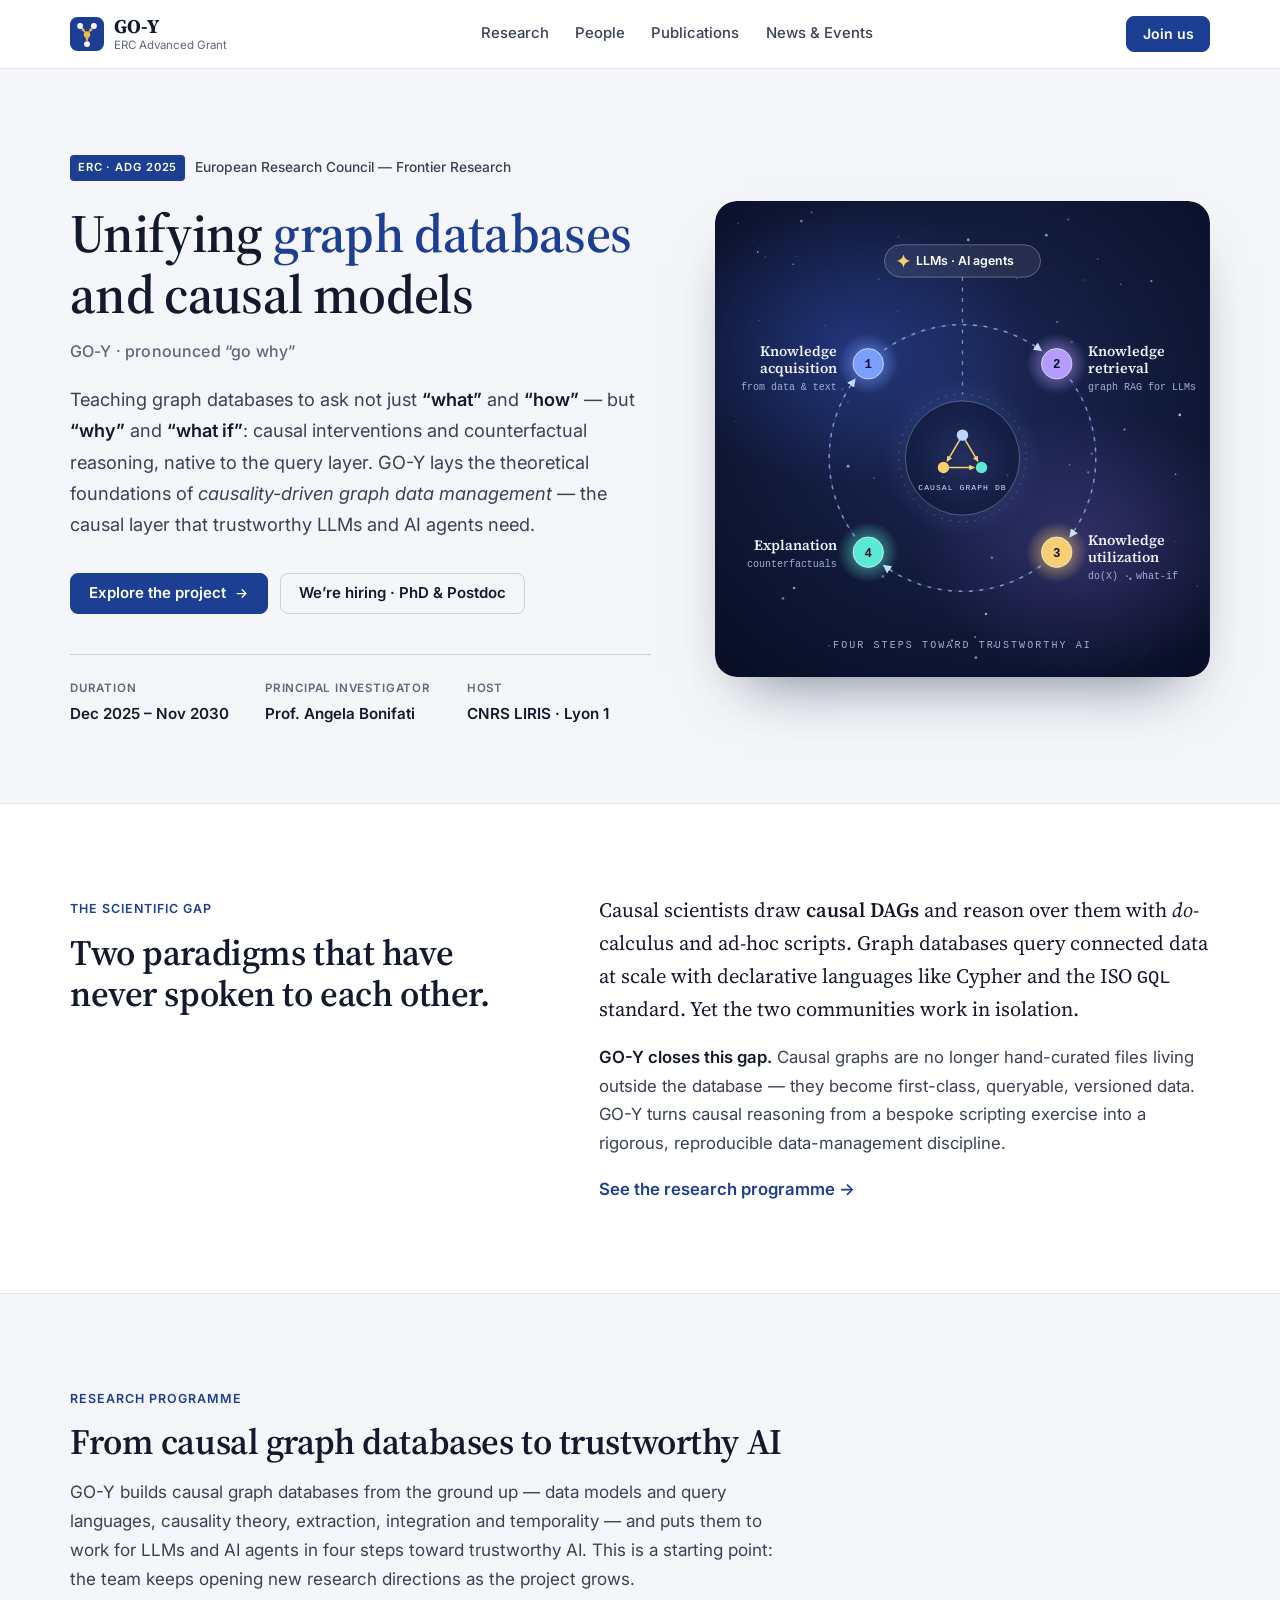
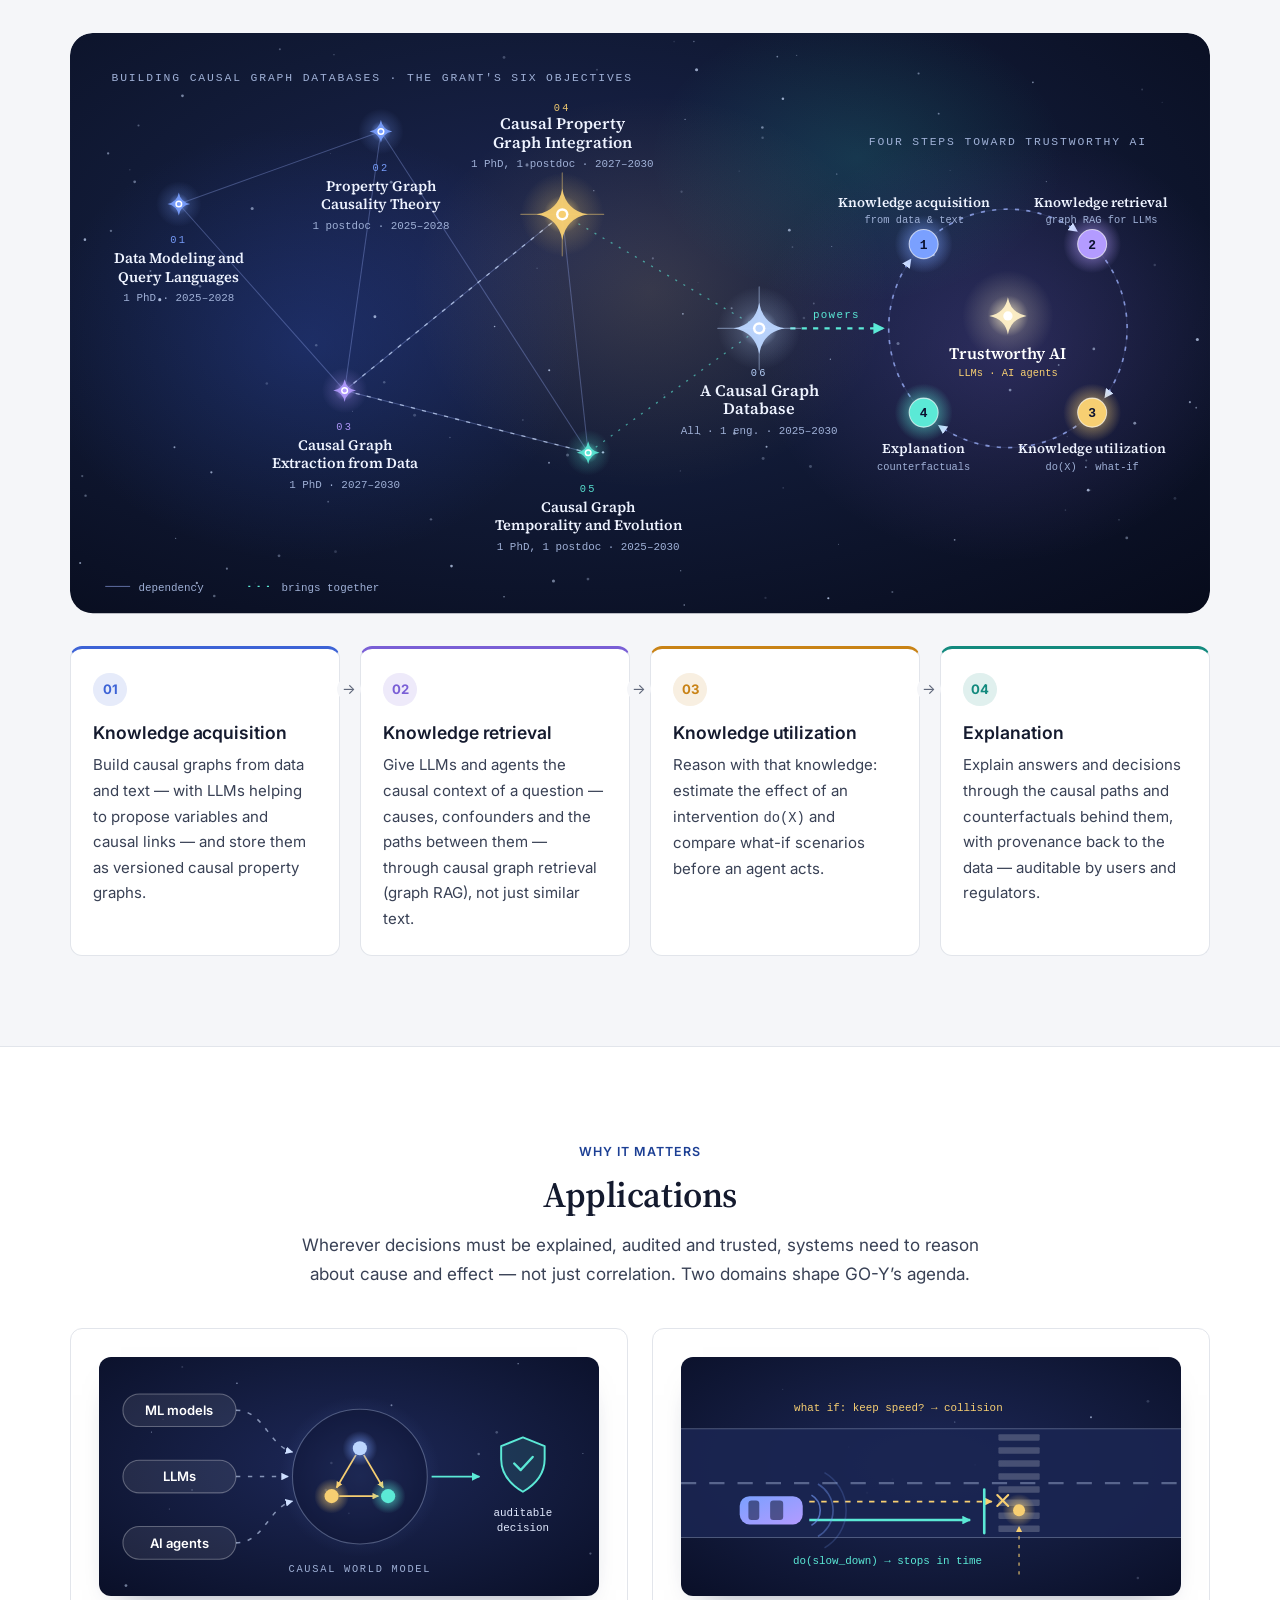
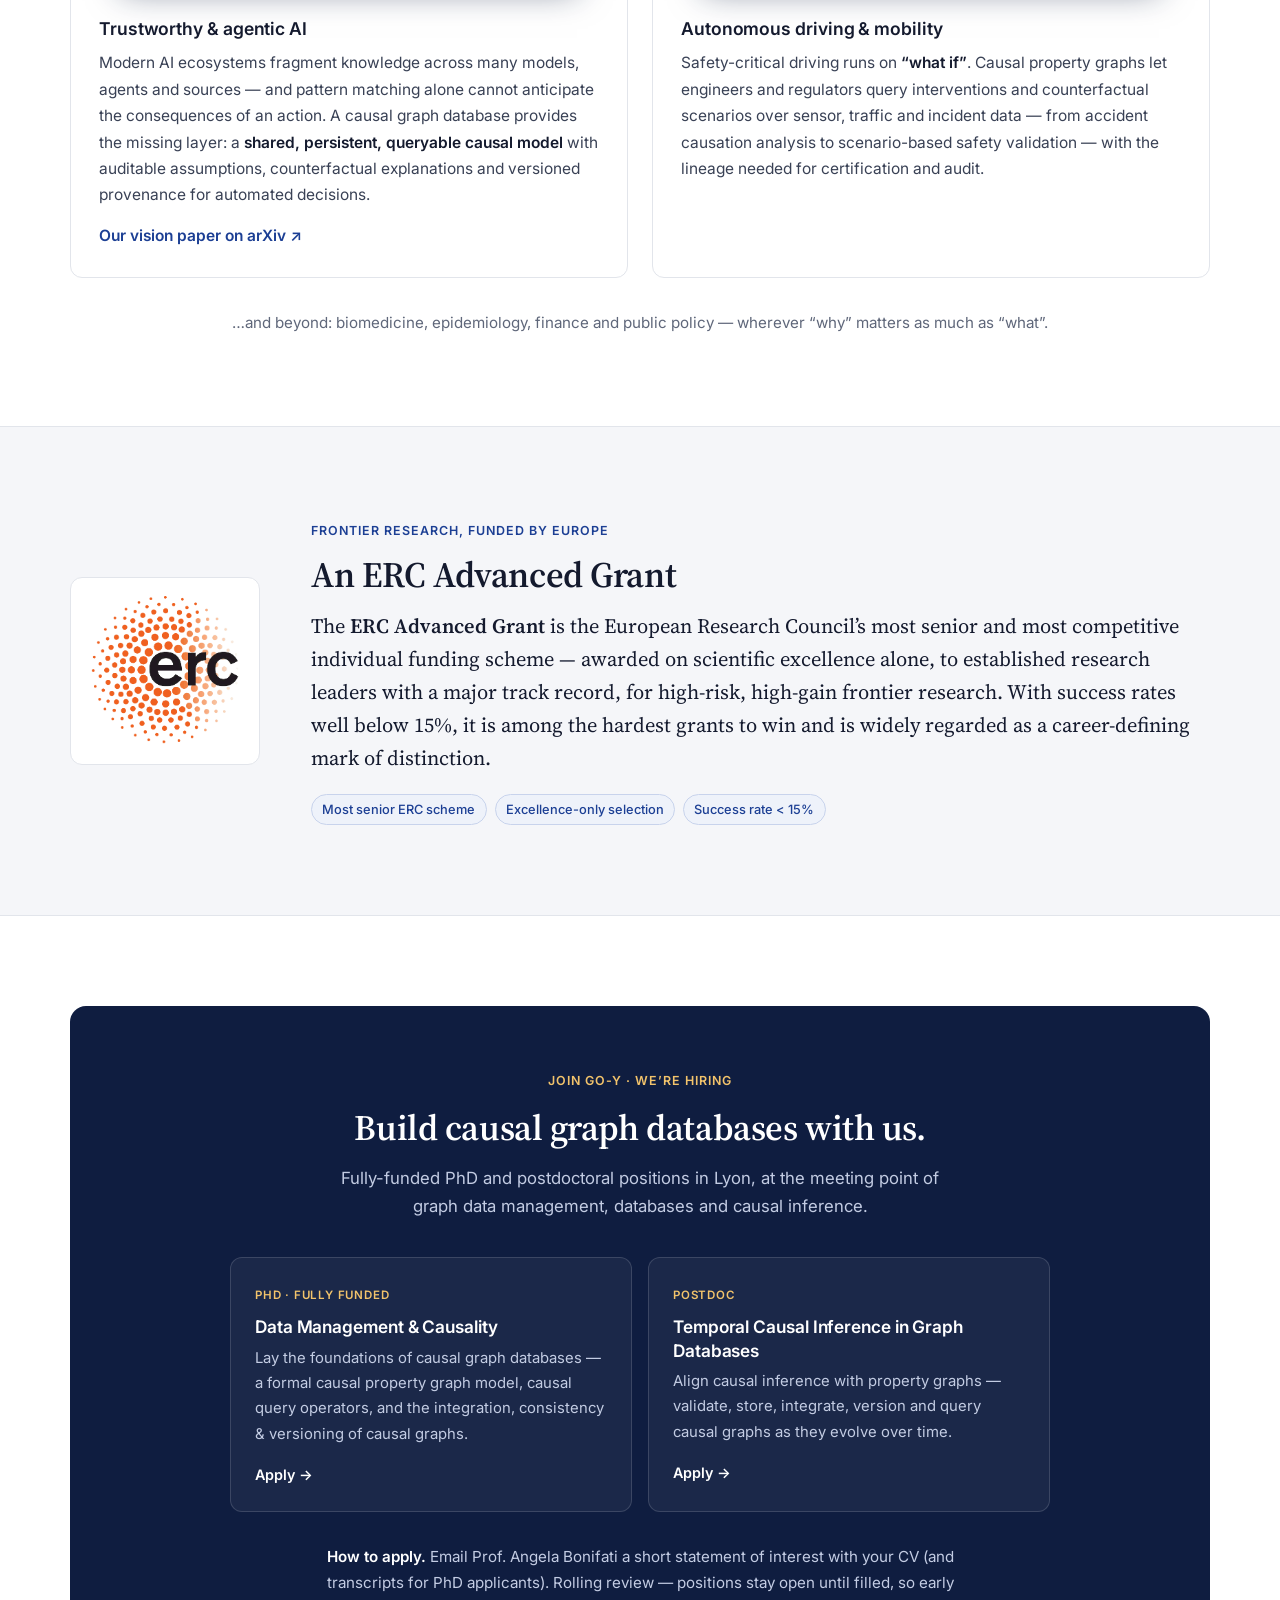
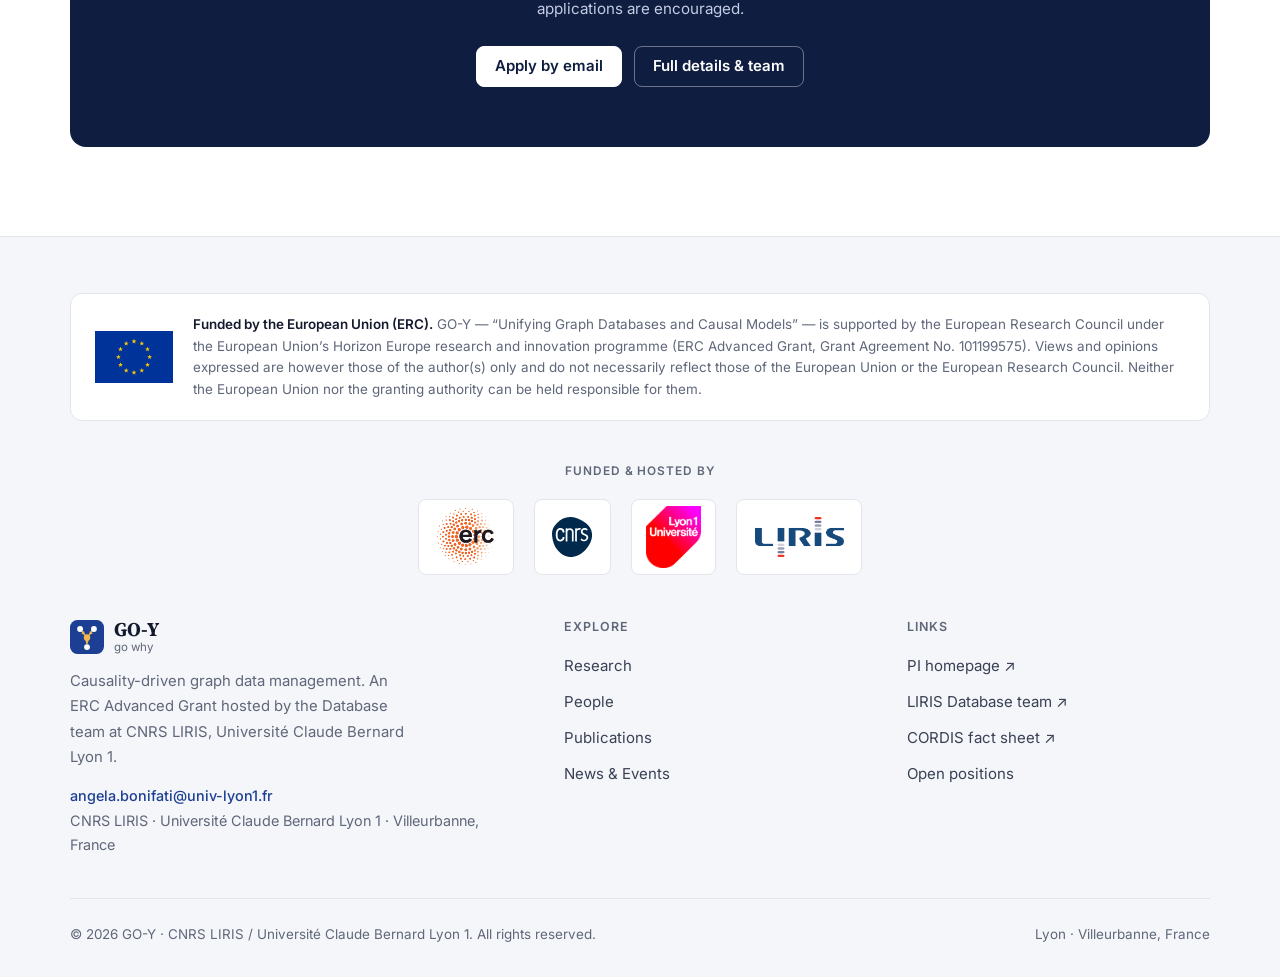
<file: index.html>
<!DOCTYPE html>
<html lang="en" data-theme="light">
<head>
  <meta charset="UTF-8" />
  <meta name="viewport" content="width=device-width, initial-scale=1.0" />
  <title>GO-Y · Unifying Graph Databases and Causal Models — ERC Advanced Grant</title>
  <meta name="description" content="GO-Y (pronounced 'go why') is an ERC Advanced Grant led by Prof. Angela Bonifati at CNRS LIRIS / Université Claude Bernard Lyon 1, laying the theoretical foundations of causality-driven graph data management." />
  <meta name="author" content="GO-Y — Angela Bonifati, CNRS LIRIS / Université Claude Bernard Lyon 1" />
  <meta property="og:title" content="GO-Y · Unifying Graph Databases and Causal Models" />
  <meta property="og:description" content="An ERC Advanced Grant teaching graph databases to ask not just 'what' and 'how' — but 'why'." />
  <meta property="og:type" content="website" />
  <link rel="icon" type="image/svg+xml" href="assets/img/favicon.svg?v=2026-11-21" />
  <link rel="preconnect" href="https://fonts.googleapis.com" />
  <link rel="preconnect" href="https://fonts.gstatic.com" crossorigin />
  <link href="https://fonts.googleapis.com/css2?family=Inter:wght@400;500;600;700&family=Source+Serif+4:ital,opsz,wght@0,8..60,400..700;1,8..60,400..700&display=swap" rel="stylesheet" />
  <link rel="stylesheet" href="assets/css/style.css?v=2026-11-22" />
</head>
<body>

  <!-- ============ NAV ============ -->
  <header class="nav" id="nav">
    <div class="container nav-inner">
      <a class="brand" href="index.html" aria-label="GO-Y home">
        <img class="logomark" src="assets/img/favicon.svg?v=2026-11-21" alt="" />
        <span class="brand-text">
          <span class="brand-name">GO-Y</span>
          <span class="brand-sub">ERC Advanced Grant</span>
        </span>
      </a>
      <nav>
        <ul class="nav-links">
          <li><a href="#research">Research</a></li>
          <li><a href="people.html">People</a></li>
          <li><a href="publications.html">Publications</a></li>
          <li><a href="events.html">News &amp; Events</a></li>
        </ul>
      </nav>
      <div class="nav-actions">
        <a class="btn btn-primary" href="people.html#positions" style="padding:.6em 1.1em">Join us</a>
        <button class="nav-burger" aria-label="Open menu" aria-expanded="false">
          <svg viewBox="0 0 24 24" fill="none" stroke="currentColor" stroke-width="2" stroke-linecap="round"><path d="M3 6h18M3 12h18M3 18h18"/></svg>
        </button>
      </div>
    </div>
  </header>

  <div class="mobile-menu" id="mobileMenu">
    <a href="#research">Research</a>
    <a href="people.html">People</a>
    <a href="publications.html">Publications</a>
    <a href="events.html">News &amp; Events</a>
    <a href="people.html#positions">Join us</a>
  </div>

  <!-- ============ HERO ============ -->
  <section class="hero" id="top">
    <div class="container hero-grid">
      <div class="hero-copy">
        <span class="hero-badge">
          <span class="pill">ERC · AdG 2025</span>
          European Research Council — Frontier Research
        </span>
        <h1>
          Unifying <span class="gradient-text">graph databases</span> and causal models
          <span class="pron">GO-Y · pronounced “go why”</span>
        </h1>
        <p class="hero-lead">
          Teaching graph databases to ask not just <strong>“what”</strong> and <strong>“how”</strong> — but
          <strong>“why”</strong> and <strong>“what if”</strong>: causal interventions and counterfactual
          reasoning, native to the query layer. GO-Y lays the theoretical foundations of
          <em>causality-driven graph data management</em> — the causal layer that trustworthy LLMs and
          AI agents need.
        </p>
        <div class="hero-cta">
          <a class="btn btn-primary" href="#about">Explore the project <svg viewBox="0 0 24 24" fill="none" stroke="currentColor" stroke-width="2" stroke-linecap="round" stroke-linejoin="round"><path d="M5 12h14M13 6l6 6-6 6"/></svg></a>
          <a class="btn btn-ghost" href="#join">We’re hiring · PhD &amp; Postdoc</a>
        </div>
        <dl class="hero-facts">
          <div><dt>Duration</dt><dd>Dec 2025 – Nov 2030</dd></div>
          <div><dt>Principal investigator</dt><dd>Prof. Angela Bonifati</dd></div>
          <div><dt>Host</dt><dd>CNRS LIRIS · Lyon 1</dd></div>
        </dl>
      </div>
        <figure class="hero-figure">
          <svg viewBox="0 0 520 500" role="img" aria-labelledby="hfTitle hfDesc" xmlns="http://www.w3.org/2000/svg">
            <title id="hfTitle">Four steps toward trustworthy AI</title>
            <desc id="hfDesc">LLMs and AI agents connect to a causal graph database at the centre of a cycle of four steps: knowledge acquisition, knowledge retrieval, knowledge utilization and explanation.</desc>
            <defs>
              <radialGradient id="hfSky" cx="50%" cy="42%" r="78%"><stop offset="0" stop-color="#1d2858"/><stop offset=".5" stop-color="#121a3b"/><stop offset="1" stop-color="#080d24"/></radialGradient>
              <radialGradient id="hfNebB"><stop offset="0" stop-color="#3f6dff" stop-opacity=".28"/><stop offset="1" stop-color="#3f6dff" stop-opacity="0"/></radialGradient>
              <radialGradient id="hfNebV"><stop offset="0" stop-color="#9d7bff" stop-opacity=".22"/><stop offset="1" stop-color="#9d7bff" stop-opacity="0"/></radialGradient>
              <radialGradient id="hfCore"><stop offset="0" stop-color="#7aa0ff" stop-opacity=".5"/><stop offset=".6" stop-color="#7aa0ff" stop-opacity=".1"/><stop offset="1" stop-color="#7aa0ff" stop-opacity="0"/></radialGradient>
              <radialGradient id="hfG1"><stop offset="0" stop-color="#7aa0ff" stop-opacity=".75"/><stop offset="1" stop-color="#7aa0ff" stop-opacity="0"/></radialGradient><radialGradient id="hfG2"><stop offset="0" stop-color="#b39bff" stop-opacity=".75"/><stop offset="1" stop-color="#b39bff" stop-opacity="0"/></radialGradient><radialGradient id="hfG3"><stop offset="0" stop-color="#f7cf72" stop-opacity=".75"/><stop offset="1" stop-color="#f7cf72" stop-opacity="0"/></radialGradient><radialGradient id="hfG4"><stop offset="0" stop-color="#5be9d6" stop-opacity=".75"/><stop offset="1" stop-color="#5be9d6" stop-opacity="0"/></radialGradient>
              <marker id="hfArc" viewBox="0 0 10 10" refX="8" refY="5" markerWidth="9" markerHeight="9" markerUnits="userSpaceOnUse" orient="auto"><path d="M0 0L10 5L0 10z" fill="#cfe0ff"/></marker>
              <marker id="hfCz" viewBox="0 0 10 10" refX="9" refY="5" markerWidth="6" markerHeight="6" markerUnits="userSpaceOnUse" orient="auto"><path d="M0 0L10 5L0 10z" fill="#f7cf72"/></marker>
            </defs>
            <rect width="520" height="500" rx="22" fill="url(#hfSky)"/>
            <ellipse cx="140" cy="150" rx="190" ry="150" fill="url(#hfNebB)"/>
            <ellipse cx="390" cy="360" rx="180" ry="140" fill="url(#hfNebV)"/>
            <g><circle cx="171.9" cy="82.4" r="1.12" fill="#cfe0ff" opacity="0.20"/><circle cx="192.8" cy="37.8" r="0.96" fill="#cfe0ff" opacity="0.17"/><circle cx="44.9" cy="53.5" r="0.87" fill="#cfe0ff" opacity="0.69" class="hf-tw" style="animation-duration:2.8s;animation-delay:-2.5s"/><circle cx="483.9" cy="287.0" r="0.84" fill="#cfe0ff" opacity="0.78" class="hf-tw" style="animation-duration:4.6s;animation-delay:-1.2s"/><circle cx="82.1" cy="66.5" r="0.74" fill="#cfe0ff" opacity="0.68" class="hf-tw" style="animation-duration:3.8s;animation-delay:-2.6s"/><circle cx="196.2" cy="272.9" r="0.47" fill="#cfe0ff" opacity="0.19" class="hf-tw" style="animation-duration:4.1s;animation-delay:-1.7s"/><circle cx="167.1" cy="291.1" r="0.90" fill="#cfe0ff" opacity="0.34"/><circle cx="359.5" cy="127.2" r="1.03" fill="#cfe0ff" opacity="0.49"/><circle cx="374.7" cy="148.2" r="1.48" fill="#cfe0ff" opacity="0.23"/><circle cx="388.6" cy="83.0" r="0.94" fill="#cfe0ff" opacity="0.18"/><circle cx="392.3" cy="285.1" r="1.36" fill="#cfe0ff" opacity="0.35"/><circle cx="307.2" cy="288.3" r="0.90" fill="#cfe0ff" opacity="0.70"/><circle cx="247.0" cy="328.8" r="0.47" fill="#cfe0ff" opacity="0.61"/><circle cx="506.5" cy="404.5" r="0.71" fill="#cfe0ff" opacity="0.40"/><circle cx="21.3" cy="231.6" r="0.58" fill="#cfe0ff" opacity="0.23" class="hf-tw" style="animation-duration:4.4s;animation-delay:-0.5s"/><circle cx="133.8" cy="197.7" r="1.36" fill="#cfe0ff" opacity="0.20"/><circle cx="284.7" cy="434.0" r="1.30" fill="#cfe0ff" opacity="0.71" class="hf-tw" style="animation-duration:3.4s;animation-delay:-1.4s"/><circle cx="452.1" cy="469.7" r="0.57" fill="#cfe0ff" opacity="0.26" class="hf-tw" style="animation-duration:2.9s;animation-delay:-1.9s"/><circle cx="304.6" cy="136.1" r="0.40" fill="#cfe0ff" opacity="0.42"/><circle cx="293.2" cy="467.5" r="1.16" fill="#cfe0ff" opacity="0.49"/><circle cx="348.1" cy="35.9" r="1.39" fill="#cfe0ff" opacity="0.66"/><circle cx="408.9" cy="198.3" r="0.84" fill="#cfe0ff" opacity="0.22"/><circle cx="41.1" cy="42.3" r="0.63" fill="#cfe0ff" opacity="0.26" class="hf-tw" style="animation-duration:2.3s;animation-delay:-0.0s"/><circle cx="85.6" cy="58.7" r="0.80" fill="#cfe0ff" opacity="0.17"/><circle cx="317.0" cy="81.3" r="0.68" fill="#cfe0ff" opacity="0.38"/><circle cx="71.4" cy="417.5" r="1.49" fill="#cfe0ff" opacity="0.45"/><circle cx="52.9" cy="59.1" r="0.78" fill="#cfe0ff" opacity="0.32"/><circle cx="90.7" cy="21.1" r="1.45" fill="#cfe0ff" opacity="0.49" class="hf-tw" style="animation-duration:3.7s;animation-delay:-0.1s"/><circle cx="274.1" cy="479.7" r="1.35" fill="#cfe0ff" opacity="0.60" class="hf-tw" style="animation-duration:3.2s;animation-delay:-0.7s"/><circle cx="396.0" cy="265.6" r="1.26" fill="#cfe0ff" opacity="0.36" class="hf-tw" style="animation-duration:4.5s;animation-delay:-3.9s"/><circle cx="436.3" cy="396.9" r="1.30" fill="#cfe0ff" opacity="0.63" class="hf-tw" style="animation-duration:3.6s;animation-delay:-1.4s"/><circle cx="24.5" cy="23.4" r="0.71" fill="#cfe0ff" opacity="0.32"/><circle cx="488.3" cy="224.7" r="1.43" fill="#cfe0ff" opacity="0.79"/><circle cx="192.3" cy="115.8" r="0.65" fill="#cfe0ff" opacity="0.28" class="hf-tw" style="animation-duration:3.9s;animation-delay:-3.6s"/><circle cx="430.2" cy="240.1" r="1.12" fill="#cfe0ff" opacity="0.67" class="hf-tw" style="animation-duration:4.0s;animation-delay:-3.6s"/><circle cx="401.2" cy="370.1" r="0.93" fill="#cfe0ff" opacity="0.27"/><circle cx="176.3" cy="394.4" r="1.47" fill="#cfe0ff" opacity="0.41"/><circle cx="483.4" cy="357.9" r="0.59" fill="#cfe0ff" opacity="0.23" class="hf-tw" style="animation-duration:4.7s;animation-delay:-3.2s"/><circle cx="83.1" cy="406.7" r="1.48" fill="#cfe0ff" opacity="0.58"/><circle cx="284.3" cy="72.9" r="0.42" fill="#cfe0ff" opacity="0.78"/><circle cx="273.3" cy="458.1" r="0.88" fill="#cfe0ff" opacity="0.72"/><circle cx="115.5" cy="130.9" r="0.72" fill="#cfe0ff" opacity="0.31"/><circle cx="139.7" cy="211.1" r="0.54" fill="#cfe0ff" opacity="0.74"/><circle cx="239.1" cy="290.0" r="1.39" fill="#cfe0ff" opacity="0.42"/><circle cx="260.8" cy="265.3" r="0.98" fill="#cfe0ff" opacity="0.16"/><circle cx="101.6" cy="11.9" r="1.28" fill="#cfe0ff" opacity="0.26"/><circle cx="372.6" cy="277.1" r="0.76" fill="#cfe0ff" opacity="0.49"/><circle cx="402.1" cy="60.9" r="1.02" fill="#cfe0ff" opacity="0.31" class="hf-tw" style="animation-duration:4.4s;animation-delay:-2.0s"/><circle cx="290.9" cy="374.8" r="1.40" fill="#cfe0ff" opacity="0.44"/><circle cx="262.8" cy="255.8" r="1.16" fill="#cfe0ff" opacity="0.44"/><circle cx="249.0" cy="461.9" r="1.17" fill="#cfe0ff" opacity="0.72"/><circle cx="139.8" cy="278.6" r="1.44" fill="#cfe0ff" opacity="0.70" class="hf-tw" style="animation-duration:2.5s;animation-delay:-1.8s"/><circle cx="46.3" cy="125.5" r="0.48" fill="#cfe0ff" opacity="0.59"/><circle cx="458.5" cy="84.1" r="1.19" fill="#cfe0ff" opacity="0.58" class="hf-tw" style="animation-duration:4.7s;animation-delay:-3.9s"/><circle cx="119.8" cy="467.2" r="0.84" fill="#cfe0ff" opacity="0.47"/><circle cx="426.2" cy="87.5" r="0.87" fill="#cfe0ff" opacity="0.49" class="hf-tw" style="animation-duration:2.7s;animation-delay:-1.3s"/><circle cx="371.1" cy="19.4" r="1.01" fill="#cfe0ff" opacity="0.44" class="hf-tw" style="animation-duration:3.1s;animation-delay:-2.5s"/><circle cx="266.1" cy="40.9" r="1.48" fill="#cfe0ff" opacity="0.66"/></g>

            <!-- LLMs & agents plug into the causal layer -->
            <line x1="260" y1="80" x2="260" y2="203" stroke="#cfe0ff" stroke-opacity=".55" stroke-width="1.4" stroke-dasharray="4 7" class="hf-flow"/>
            <rect x="178" y="46" width="164" height="34" rx="17" fill="#ffffff" fill-opacity=".08" stroke="#ffffff" stroke-opacity=".3"/>
            <path transform="translate(198,63)" d="M0,-7 Q1.05,-1.05 7,0 Q1.05,1.05 0,7 Q-1.05,1.05 -7,0 Q-1.05,-1.05 0,-7Z" fill="#f7cf72"/>
            <text x="211" y="67.5" font-family="Inter, -apple-system, 'Segoe UI', sans-serif" font-size="13" font-weight="600" fill="#ffffff">LLMs · AI agents</text>

            <!-- the four-step cycle -->
            <circle cx="260" cy="270" r="140" fill="none" stroke="#9fb4ff" stroke-opacity=".12"/>
            <g fill="none" stroke="#9fb4ff" stroke-opacity=".75" stroke-width="1.6" stroke-dasharray="4 7" marker-end="url(#hfArc)">
              <path class="hf-flow" d="M177.7 156.7 A140 140 0 0 1 342.3 156.7"/>
              <path class="hf-flow" d="M373.3 187.7 A140 140 0 0 1 373.3 352.3"/>
              <path class="hf-flow" d="M342.3 383.3 A140 140 0 0 1 177.7 383.3"/>
              <path class="hf-flow" d="M146.7 352.3 A140 140 0 0 1 146.7 187.7"/>
            </g>

            <!-- causal graph database at the centre -->
            <circle cx="260" cy="270" r="84" fill="url(#hfCore)"/>
            <circle cx="260" cy="270" r="67" fill="none" stroke="#cfe0ff" stroke-opacity=".25" stroke-dasharray="2 7" class="hf-spin"/>
            <circle cx="260" cy="270" r="60" fill="#0b1230" fill-opacity=".6" stroke="#cfe0ff" stroke-opacity=".32"/>
            <g stroke="#f7cf72" stroke-width="1.6" fill="none" marker-end="url(#hfCz)">
              <line x1="257" y1="251.2" x2="243.8" y2="273.5"/>
              <line x1="263" y1="251.2" x2="276.2" y2="273.5"/>
              <line x1="246" y1="280" x2="272.5" y2="280"/>
            </g>
            <circle cx="260" cy="246" r="6" fill="#bcd6ff"/>
            <circle cx="240" cy="280" r="6" fill="#f7cf72"/>
            <circle cx="280" cy="280" r="6" fill="#5be9d6"/>
            <text x="260" y="304" text-anchor="middle" font-family="ui-monospace, Menlo, Consolas, monospace" font-size="8.5" letter-spacing="1.1" fill="#cfe0ff">CAUSAL GRAPH DB</text>

            <circle cx="161" cy="171" r="32" fill="url(#hfG1)" class="hf-pulse" style="animation-delay:-0.8s"/><circle cx="161" cy="171" r="16" fill="#7aa0ff"/><circle cx="161" cy="171" r="16" fill="none" stroke="#ffffff" stroke-opacity=".65"/><text x="161" y="175.5" text-anchor="middle" font-family="ui-monospace, Menlo, Consolas, monospace" font-size="13" font-weight="700" fill="#0b1230">1</text><circle cx="359" cy="171" r="32" fill="url(#hfG2)" class="hf-pulse" style="animation-delay:-1.6s"/><circle cx="359" cy="171" r="16" fill="#b39bff"/><circle cx="359" cy="171" r="16" fill="none" stroke="#ffffff" stroke-opacity=".65"/><text x="359" y="175.5" text-anchor="middle" font-family="ui-monospace, Menlo, Consolas, monospace" font-size="13" font-weight="700" fill="#0b1230">2</text><circle cx="359" cy="369" r="32" fill="url(#hfG3)" class="hf-pulse" style="animation-delay:-2.4s"/><circle cx="359" cy="369" r="16" fill="#f7cf72"/><circle cx="359" cy="369" r="16" fill="none" stroke="#ffffff" stroke-opacity=".65"/><text x="359" y="373.5" text-anchor="middle" font-family="ui-monospace, Menlo, Consolas, monospace" font-size="13" font-weight="700" fill="#0b1230">3</text><circle cx="161" cy="369" r="32" fill="url(#hfG4)" class="hf-pulse" style="animation-delay:-3.2s"/><circle cx="161" cy="369" r="16" fill="#5be9d6"/><circle cx="161" cy="369" r="16" fill="none" stroke="#ffffff" stroke-opacity=".65"/><text x="161" y="373.5" text-anchor="middle" font-family="ui-monospace, Menlo, Consolas, monospace" font-size="13" font-weight="700" fill="#0b1230">4</text>
            <text x="128" y="163" text-anchor="end" font-family="'Source Serif 4', Georgia, serif" font-size="15" font-weight="600" fill="#eef3ff">Knowledge</text><text x="128" y="181" text-anchor="end" font-family="'Source Serif 4', Georgia, serif" font-size="15" font-weight="600" fill="#eef3ff">acquisition</text><text x="128" y="199" text-anchor="end" font-family="ui-monospace, Menlo, Consolas, monospace" font-size="10.5" fill="#9fb0d6">from data &amp; text</text><text x="392" y="163" text-anchor="start" font-family="'Source Serif 4', Georgia, serif" font-size="15" font-weight="600" fill="#eef3ff">Knowledge</text><text x="392" y="181" text-anchor="start" font-family="'Source Serif 4', Georgia, serif" font-size="15" font-weight="600" fill="#eef3ff">retrieval</text><text x="392" y="199" text-anchor="start" font-family="ui-monospace, Menlo, Consolas, monospace" font-size="10.5" fill="#9fb0d6">graph RAG for LLMs</text><text x="392" y="361" text-anchor="start" font-family="'Source Serif 4', Georgia, serif" font-size="15" font-weight="600" fill="#eef3ff">Knowledge</text><text x="392" y="379" text-anchor="start" font-family="'Source Serif 4', Georgia, serif" font-size="15" font-weight="600" fill="#eef3ff">utilization</text><text x="392" y="397" text-anchor="start" font-family="ui-monospace, Menlo, Consolas, monospace" font-size="10.5" fill="#9fb0d6">do(X) · what-if</text><text x="128" y="367" text-anchor="end" font-family="'Source Serif 4', Georgia, serif" font-size="15" font-weight="600" fill="#eef3ff">Explanation</text><text x="128" y="385" text-anchor="end" font-family="ui-monospace, Menlo, Consolas, monospace" font-size="10.5" fill="#9fb0d6">counterfactuals</text>

            <text x="260" y="470" text-anchor="middle" font-family="ui-monospace, Menlo, Consolas, monospace" font-size="10.5" letter-spacing="2.2" fill="#9fb0d6">FOUR STEPS TOWARD TRUSTWORTHY AI</text>
          </svg>
        </figure>
    </div>
  </section>

  <!-- ============ ABOUT ============ -->
  <section id="about">
    <div class="container about-grid">
      <div>
        <span class="eyebrow">The scientific gap</span>
        <h2>Two paradigms that have never spoken to each other.</h2>
      </div>
      <div class="prose">
        <p class="lead-para">
          Causal scientists draw <strong>causal DAGs</strong> and reason over them with <em>do</em>-calculus and
          ad-hoc scripts. Graph databases query connected data at scale with declarative languages like
          Cypher and the ISO <span class="mono">GQL</span> standard. Yet the two communities work in isolation.
        </p>
        <p>
          <strong>GO-Y closes this gap.</strong> Causal graphs are no longer hand-curated files living outside the
          database — they become first-class, queryable, versioned data. GO-Y turns causal reasoning from a
          bespoke scripting exercise into a rigorous, reproducible data-management discipline.
        </p>
        <p><a class="text-link" href="#research">See the research programme →</a></p>
      </div>
    </div>
  </section>

  <!-- ============ RESEARCH: FROM CAUSAL GRAPH DATABASES TO TRUSTWORTHY AI ============ -->
  <section id="research" class="alt">
    <div class="container">
      <div class="section-head">
        <span class="eyebrow">Research programme</span>
        <h2>From causal graph databases to trustworthy AI</h2>
        <p>GO-Y builds causal graph databases from the ground up — data models and query languages, causality
          theory, extraction, integration and temporality — and puts them to work for LLMs and AI agents in four
          steps toward trustworthy AI. This is a starting point: the team keeps opening new research directions as
          the project grows.</p>
      </div>
      <div class="wp-figure">
        <svg viewBox="0 0 1100 560" width="100%" role="img" aria-labelledby="rcTitle rcDesc" xmlns="http://www.w3.org/2000/svg">
          <title id="rcTitle">From causal graph databases to trustworthy AI</title>
          <desc id="rcDesc">Left: the grant's six objectives — data modeling and query languages, property graph causality theory, causal graph extraction, causal property graph integration, and temporality — come together in objective 06, a causal graph database. Right: that database powers four steps toward trustworthy AI for LLMs and AI agents: knowledge acquisition, knowledge retrieval, knowledge utilization and explanation.</desc>
          <defs>
            <radialGradient id="rcSky" cx="42%" cy="38%" r="85%"><stop offset="0" stop-color="#1b2550"/><stop offset=".46" stop-color="#111a36"/><stop offset="1" stop-color="#070b1b"/></radialGradient>
            <radialGradient id="rcNebB"><stop offset="0" stop-color="#3f6dff" stop-opacity=".2"/><stop offset="1" stop-color="#3f6dff" stop-opacity="0"/></radialGradient>
            <radialGradient id="rcNebV"><stop offset="0" stop-color="#9d7bff" stop-opacity=".2"/><stop offset="1" stop-color="#9d7bff" stop-opacity="0"/></radialGradient>
            <radialGradient id="rcNebG"><stop offset="0" stop-color="#f4c25a" stop-opacity=".14"/><stop offset="1" stop-color="#f4c25a" stop-opacity="0"/></radialGradient>
            <radialGradient id="rcNebT"><stop offset="0" stop-color="#2fe0c8" stop-opacity=".14"/><stop offset="1" stop-color="#2fe0c8" stop-opacity="0"/></radialGradient>
            <radialGradient id="rcg1"><stop offset="0" stop-color="#7aa0ff" stop-opacity=".85"/><stop offset=".45" stop-color="#7aa0ff" stop-opacity=".18"/><stop offset="1" stop-color="#7aa0ff" stop-opacity="0"/></radialGradient><radialGradient id="rcg3"><stop offset="0" stop-color="#b39bff" stop-opacity=".85"/><stop offset=".45" stop-color="#b39bff" stop-opacity=".18"/><stop offset="1" stop-color="#b39bff" stop-opacity="0"/></radialGradient><radialGradient id="rcg4"><stop offset="0" stop-color="#f7cf72" stop-opacity=".85"/><stop offset=".45" stop-color="#f7cf72" stop-opacity=".18"/><stop offset="1" stop-color="#f7cf72" stop-opacity="0"/></radialGradient><radialGradient id="rcg5"><stop offset="0" stop-color="#5be9d6" stop-opacity=".85"/><stop offset=".45" stop-color="#5be9d6" stop-opacity=".18"/><stop offset="1" stop-color="#5be9d6" stop-opacity="0"/></radialGradient><radialGradient id="rcg6"><stop offset="0" stop-color="#bcd6ff" stop-opacity=".85"/><stop offset=".45" stop-color="#bcd6ff" stop-opacity=".18"/><stop offset="1" stop-color="#bcd6ff" stop-opacity="0"/></radialGradient><radialGradient id="rcgT"><stop offset="0" stop-color="#fff1c7" stop-opacity=".85"/><stop offset=".45" stop-color="#fff1c7" stop-opacity=".18"/><stop offset="1" stop-color="#fff1c7" stop-opacity="0"/></radialGradient><radialGradient id="rcS0"><stop offset="0" stop-color="#7aa0ff" stop-opacity=".75"/><stop offset="1" stop-color="#7aa0ff" stop-opacity="0"/></radialGradient><radialGradient id="rcS1"><stop offset="0" stop-color="#b39bff" stop-opacity=".75"/><stop offset="1" stop-color="#b39bff" stop-opacity="0"/></radialGradient><radialGradient id="rcS2"><stop offset="0" stop-color="#f7cf72" stop-opacity=".75"/><stop offset="1" stop-color="#f7cf72" stop-opacity="0"/></radialGradient><radialGradient id="rcS3"><stop offset="0" stop-color="#5be9d6" stop-opacity=".75"/><stop offset="1" stop-color="#5be9d6" stop-opacity="0"/></radialGradient>
            <marker id="rcArc" viewBox="0 0 10 10" refX="8" refY="5" markerWidth="9" markerHeight="9" markerUnits="userSpaceOnUse" orient="auto"><path d="M0 0L10 5L0 10z" fill="#cfe0ff"/></marker>
            <marker id="rcPow" viewBox="0 0 10 10" refX="8" refY="5" markerWidth="11" markerHeight="11" markerUnits="userSpaceOnUse" orient="auto"><path d="M0 0L10 5L0 10z" fill="#5be9d6"/></marker>
          </defs>
          <rect width="1100" height="560" rx="22" fill="url(#rcSky)"/>
          <ellipse cx="230" cy="300" rx="260" ry="210" fill="url(#rcNebB)"/>
          <ellipse cx="560" cy="250" rx="230" ry="190" fill="url(#rcNebG)"/>
          <ellipse cx="900" cy="300" rx="240" ry="210" fill="url(#rcNebV)"/>
          <ellipse cx="760" cy="120" rx="200" ry="140" fill="url(#rcNebT)"/>
          <g><circle cx="701.1" cy="21.6" r="0.70" fill="#cfe0ff" opacity="0.29"/><circle cx="741.5" cy="493.3" r="0.50" fill="#cfe0ff" opacity="0.42" class="hf-tw" style="animation-duration:2.7s;animation-delay:-2.0s"/><circle cx="36.8" cy="116.2" r="1.11" fill="#cfe0ff" opacity="0.50" class="hf-tw" style="animation-duration:3.8s;animation-delay:-3.2s"/><circle cx="15.0" cy="446.4" r="1.17" fill="#cfe0ff" opacity="0.36" class="hf-tw" style="animation-duration:4.9s;animation-delay:-1.3s"/><circle cx="108.5" cy="60.6" r="1.33" fill="#cfe0ff" opacity="0.54"/><circle cx="799.0" cy="299.7" r="1.47" fill="#cfe0ff" opacity="0.39"/><circle cx="907.1" cy="344.5" r="1.35" fill="#cfe0ff" opacity="0.52"/><circle cx="57.7" cy="132.0" r="0.72" fill="#cfe0ff" opacity="0.19" class="hf-tw" style="animation-duration:2.3s;animation-delay:-1.1s"/><circle cx="697.1" cy="206.5" r="0.81" fill="#cfe0ff" opacity="0.28" class="hf-tw" style="animation-duration:4.8s;animation-delay:-2.6s"/><circle cx="668.3" cy="101.1" r="1.20" fill="#cfe0ff" opacity="0.25"/><circle cx="1080.6" cy="356.2" r="1.01" fill="#cfe0ff" opacity="0.59"/><circle cx="849.2" cy="132.6" r="0.44" fill="#cfe0ff" opacity="0.35" class="hf-tw" style="animation-duration:2.6s;animation-delay:-3.8s"/><circle cx="958.0" cy="179.2" r="1.12" fill="#cfe0ff" opacity="0.40"/><circle cx="505.4" cy="152.1" r="0.67" fill="#cfe0ff" opacity="0.51" class="hf-tw" style="animation-duration:3.8s;animation-delay:-3.6s"/><circle cx="441.0" cy="127.3" r="1.50" fill="#cfe0ff" opacity="0.48" class="hf-tw" style="animation-duration:2.1s;animation-delay:-0.4s"/><circle cx="688.2" cy="438.9" r="0.86" fill="#cfe0ff" opacity="0.18"/><circle cx="1087.8" cy="295.8" r="1.47" fill="#cfe0ff" opacity="0.71" class="hf-tw" style="animation-duration:4.2s;animation-delay:-2.7s"/><circle cx="590.1" cy="153.2" r="1.11" fill="#cfe0ff" opacity="0.21"/><circle cx="499.8" cy="526.9" r="1.36" fill="#cfe0ff" opacity="0.31"/><circle cx="201.7" cy="504.5" r="1.36" fill="#cfe0ff" opacity="0.34"/><circle cx="668.1" cy="91.1" r="1.24" fill="#cfe0ff" opacity="0.50"/><circle cx="582.9" cy="8.3" r="0.76" fill="#cfe0ff" opacity="0.15"/><circle cx="960.5" cy="460.4" r="0.74" fill="#cfe0ff" opacity="0.18"/><circle cx="1034.5" cy="54.6" r="0.93" fill="#cfe0ff" opacity="0.19"/><circle cx="838.2" cy="77.8" r="0.92" fill="#cfe0ff" opacity="0.50" class="hf-tw" style="animation-duration:4.6s;animation-delay:-1.7s"/><circle cx="237.6" cy="301.4" r="1.20" fill="#cfe0ff" opacity="0.27"/><circle cx="1086.7" cy="361.5" r="0.88" fill="#cfe0ff" opacity="0.48" class="hf-tw" style="animation-duration:2.7s;animation-delay:-1.4s"/><circle cx="645.7" cy="133.2" r="0.64" fill="#cfe0ff" opacity="0.19"/><circle cx="256.2" cy="500.5" r="1.35" fill="#cfe0ff" opacity="0.19" class="hf-tw" style="animation-duration:4.0s;animation-delay:-0.9s"/><circle cx="151.4" cy="516.9" r="1.03" fill="#cfe0ff" opacity="0.45"/><circle cx="883.3" cy="111.6" r="0.51" fill="#cfe0ff" opacity="0.42"/><circle cx="514.3" cy="404.6" r="1.14" fill="#cfe0ff" opacity="0.79" class="hf-tw" style="animation-duration:3.2s;animation-delay:-1.4s"/><circle cx="942.1" cy="143.3" r="0.61" fill="#cfe0ff" opacity="0.44"/><circle cx="309.9" cy="143.9" r="1.42" fill="#cfe0ff" opacity="0.43"/><circle cx="604.6" cy="35.5" r="1.50" fill="#cfe0ff" opacity="0.69"/><circle cx="1012.2" cy="469.7" r="0.58" fill="#cfe0ff" opacity="0.46" class="hf-tw" style="animation-duration:3.2s;animation-delay:-0.2s"/><circle cx="418.8" cy="544.0" r="0.69" fill="#cfe0ff" opacity="0.66"/><circle cx="466.5" cy="528.8" r="1.49" fill="#cfe0ff" opacity="0.51"/><circle cx="175.8" cy="169.4" r="1.47" fill="#cfe0ff" opacity="0.52"/><circle cx="818.8" cy="39.1" r="1.04" fill="#cfe0ff" opacity="0.47"/><circle cx="178.7" cy="530.7" r="0.49" fill="#cfe0ff" opacity="0.26"/><circle cx="739.9" cy="136.0" r="0.53" fill="#cfe0ff" opacity="0.73" class="hf-tw" style="animation-duration:3.8s;animation-delay:-2.5s"/><circle cx="462.4" cy="325.5" r="0.98" fill="#cfe0ff" opacity="0.76" class="hf-tw" style="animation-duration:4.1s;animation-delay:-1.0s"/><circle cx="437.0" cy="373.4" r="0.73" fill="#cfe0ff" opacity="0.35"/><circle cx="86.6" cy="257.3" r="1.50" fill="#cfe0ff" opacity="0.80" class="hf-tw" style="animation-duration:2.6s;animation-delay:-1.1s"/><circle cx="1019.7" cy="487.2" r="1.37" fill="#cfe0ff" opacity="0.38" class="hf-tw" style="animation-duration:4.5s;animation-delay:-2.8s"/><circle cx="671.1" cy="545.1" r="1.12" fill="#cfe0ff" opacity="0.15"/><circle cx="332.5" cy="368.9" r="1.43" fill="#cfe0ff" opacity="0.23" class="hf-tw" style="animation-duration:2.3s;animation-delay:-2.2s"/><circle cx="303.2" cy="337.0" r="1.19" fill="#cfe0ff" opacity="0.27"/><circle cx="294.2" cy="273.8" r="1.40" fill="#cfe0ff" opacity="0.70" class="hf-tw" style="animation-duration:3.3s;animation-delay:-1.1s"/><circle cx="11.8" cy="427.5" r="1.10" fill="#cfe0ff" opacity="0.31"/><circle cx="606.0" cy="240.7" r="0.41" fill="#cfe0ff" opacity="0.19"/><circle cx="987.9" cy="304.8" r="1.32" fill="#cfe0ff" opacity="0.52" class="hf-tw" style="animation-duration:2.4s;animation-delay:-1.2s"/><circle cx="982.5" cy="441.1" r="1.35" fill="#cfe0ff" opacity="0.73" class="hf-tw" style="animation-duration:2.7s;animation-delay:-0.4s"/><circle cx="853.6" cy="489.0" r="0.85" fill="#cfe0ff" opacity="0.55" class="hf-tw" style="animation-duration:4.8s;animation-delay:-3.5s"/><circle cx="1066.2" cy="449.1" r="1.37" fill="#cfe0ff" opacity="0.16"/><circle cx="368.1" cy="514.4" r="1.28" fill="#cfe0ff" opacity="0.71"/><circle cx="297.2" cy="436.3" r="0.52" fill="#cfe0ff" opacity="0.72"/><circle cx="249.1" cy="452.2" r="0.91" fill="#cfe0ff" opacity="0.34"/><circle cx="254.7" cy="20.9" r="0.61" fill="#cfe0ff" opacity="0.36"/><circle cx="1056.1" cy="159.8" r="1.11" fill="#cfe0ff" opacity="0.40"/><circle cx="589.3" cy="518.9" r="0.53" fill="#cfe0ff" opacity="0.78" class="hf-tw" style="animation-duration:4.9s;animation-delay:-1.1s"/><circle cx="125.5" cy="244.4" r="1.20" fill="#cfe0ff" opacity="0.35"/><circle cx="562.4" cy="217.5" r="1.03" fill="#cfe0ff" opacity="0.31"/><circle cx="9.8" cy="511.5" r="0.99" fill="#cfe0ff" opacity="0.61"/><circle cx="735.0" cy="206.1" r="0.48" fill="#cfe0ff" opacity="0.58"/><circle cx="348.3" cy="469.3" r="1.19" fill="#cfe0ff" opacity="0.34"/><circle cx="450.7" cy="226.9" r="0.73" fill="#cfe0ff" opacity="0.22"/><circle cx="1027.4" cy="376.5" r="1.39" fill="#cfe0ff" opacity="0.55"/><circle cx="602.0" cy="8.2" r="0.72" fill="#cfe0ff" opacity="0.42"/><circle cx="717.7" cy="261.0" r="0.89" fill="#cfe0ff" opacity="0.28"/><circle cx="984.9" cy="441.0" r="0.59" fill="#cfe0ff" opacity="0.20"/><circle cx="694.1" cy="190.3" r="1.30" fill="#cfe0ff" opacity="0.64"/><circle cx="251.5" cy="116.3" r="0.43" fill="#cfe0ff" opacity="0.30"/><circle cx="929.1" cy="47.6" r="0.86" fill="#cfe0ff" opacity="0.56" class="hf-tw" style="animation-duration:4.1s;animation-delay:-2.0s"/><circle cx="272.5" cy="364.9" r="0.41" fill="#cfe0ff" opacity="0.64"/><circle cx="123.5" cy="239.3" r="0.59" fill="#cfe0ff" opacity="0.77"/><circle cx="62.4" cy="143.6" r="1.33" fill="#cfe0ff" opacity="0.44"/><circle cx="731.7" cy="545.4" r="1.05" fill="#cfe0ff" opacity="0.77"/><circle cx="672.1" cy="399.3" r="0.96" fill="#cfe0ff" opacity="0.69"/><circle cx="980.6" cy="412.5" r="0.92" fill="#cfe0ff" opacity="0.31" class="hf-tw" style="animation-duration:3.9s;animation-delay:-3.1s"/><circle cx="573.1" cy="349.0" r="0.70" fill="#cfe0ff" opacity="0.19" class="hf-tw" style="animation-duration:2.8s;animation-delay:-1.3s"/><circle cx="593.5" cy="83.3" r="0.65" fill="#cfe0ff" opacity="0.60"/><circle cx="77.6" cy="229.7" r="1.00" fill="#cfe0ff" opacity="0.41" class="hf-tw" style="animation-duration:3.3s;animation-delay:-3.6s"/><circle cx="641.1" cy="386.4" r="1.34" fill="#cfe0ff" opacity="0.65"/><circle cx="14.4" cy="199.4" r="1.23" fill="#cfe0ff" opacity="0.70"/><circle cx="462.2" cy="414.6" r="1.00" fill="#cfe0ff" opacity="0.54" class="hf-tw" style="animation-duration:2.7s;animation-delay:-1.7s"/><circle cx="39.5" cy="190.9" r="1.15" fill="#cfe0ff" opacity="0.41" class="hf-tw" style="animation-duration:3.4s;animation-delay:-0.5s"/><circle cx="682.5" cy="22.7" r="0.83" fill="#cfe0ff" opacity="0.51" class="hf-tw" style="animation-duration:3.9s;animation-delay:-0.5s"/><circle cx="508.5" cy="35.4" r="0.82" fill="#cfe0ff" opacity="0.28"/><circle cx="833.2" cy="214.2" r="1.23" fill="#cfe0ff" opacity="0.69" class="hf-tw" style="animation-duration:2.2s;animation-delay:-0.1s"/><circle cx="592.7" cy="551.9" r="0.78" fill="#cfe0ff" opacity="0.57"/><circle cx="714.5" cy="418.3" r="1.44" fill="#cfe0ff" opacity="0.27" class="hf-tw" style="animation-duration:2.5s;animation-delay:-0.5s"/><circle cx="733.7" cy="314.8" r="0.64" fill="#cfe0ff" opacity="0.60"/><circle cx="189.9" cy="338.3" r="1.22" fill="#cfe0ff" opacity="0.22"/><circle cx="1053.8" cy="66.8" r="0.43" fill="#cfe0ff" opacity="0.35"/><circle cx="1046.7" cy="223.8" r="1.19" fill="#cfe0ff" opacity="0.19"/><circle cx="687.9" cy="63.4" r="1.25" fill="#cfe0ff" opacity="0.70"/><circle cx="139.2" cy="543.2" r="1.26" fill="#cfe0ff" opacity="0.37"/><circle cx="409.7" cy="283.2" r="0.78" fill="#cfe0ff" opacity="0.70"/><circle cx="122.4" cy="530.7" r="1.10" fill="#cfe0ff" opacity="0.69"/><circle cx="480.1" cy="407.2" r="1.46" fill="#cfe0ff" opacity="0.32"/><circle cx="591.4" cy="271.0" r="0.88" fill="#cfe0ff" opacity="0.62" class="hf-tw" style="animation-duration:4.6s;animation-delay:-3.3s"/><circle cx="101.9" cy="487.6" r="0.67" fill="#cfe0ff" opacity="0.45"/><circle cx="418.8" cy="23.6" r="1.34" fill="#cfe0ff" opacity="0.26" class="hf-tw" style="animation-duration:4.4s;animation-delay:-1.4s"/><circle cx="962.3" cy="389.4" r="0.70" fill="#cfe0ff" opacity="0.15"/><circle cx="100.8" cy="399.7" r="0.94" fill="#cfe0ff" opacity="0.64"/><circle cx="708.2" cy="275.0" r="1.27" fill="#cfe0ff" opacity="0.20" class="hf-tw" style="animation-duration:4.1s;animation-delay:-1.2s"/><circle cx="638.4" cy="265.5" r="0.98" fill="#cfe0ff" opacity="0.42"/><circle cx="366.6" cy="390.4" r="0.70" fill="#cfe0ff" opacity="0.31" class="hf-tw" style="animation-duration:2.6s;animation-delay:-0.5s"/><circle cx="588.9" cy="422.6" r="0.60" fill="#cfe0ff" opacity="0.28"/><circle cx="793.5" cy="539.3" r="0.98" fill="#cfe0ff" opacity="0.33" class="hf-tw" style="animation-duration:2.6s;animation-delay:-0.9s"/><circle cx="202.5" cy="15.7" r="0.99" fill="#cfe0ff" opacity="0.32"/><circle cx="607.8" cy="387.4" r="0.54" fill="#cfe0ff" opacity="0.71"/><circle cx="954.0" cy="320.3" r="0.92" fill="#cfe0ff" opacity="0.43" class="hf-tw" style="animation-duration:2.2s;animation-delay:-3.8s"/><circle cx="525.9" cy="455.2" r="0.84" fill="#cfe0ff" opacity="0.19"/><circle cx="66.1" cy="89.2" r="1.02" fill="#cfe0ff" opacity="0.34"/><circle cx="136.4" cy="423.9" r="1.07" fill="#cfe0ff" opacity="0.66" class="hf-tw" style="animation-duration:3.6s;animation-delay:-1.8s"/><circle cx="487.9" cy="475.9" r="1.49" fill="#cfe0ff" opacity="0.34"/><circle cx="668.8" cy="410.6" r="1.44" fill="#cfe0ff" opacity="0.28" class="hf-tw" style="animation-duration:4.0s;animation-delay:-0.6s"/></g>

          <text x="40" y="46" text-anchor="start" font-family="ui-monospace, Menlo, Consolas, monospace" font-size="11" fill="#9fb0d6" letter-spacing="1.8">BUILDING CAUSAL GRAPH DATABASES · THE GRANT'S SIX OBJECTIVES</text>
          <text x="905" y="108" text-anchor="middle" font-family="ui-monospace, Menlo, Consolas, monospace" font-size="11" fill="#9fb0d6" letter-spacing="1.8">FOUR STEPS TOWARD TRUSTWORTHY AI</text>

          <g><line x1="105" y1="165" x2="300" y2="95" stroke="#9fb4ff" stroke-width="1" opacity=".32"/><line x1="105" y1="165" x2="265" y2="345" stroke="#9fb4ff" stroke-width="1" opacity=".32"/><line x1="300" y1="95" x2="265" y2="345" stroke="#9fb4ff" stroke-width="1" opacity=".32"/><line x1="265" y1="345" x2="475" y2="175" stroke="#9fb4ff" stroke-width="1" opacity=".32"/><line x1="265" y1="345" x2="500" y2="405" stroke="#9fb4ff" stroke-width="1" opacity=".32"/><line x1="475" y1="175" x2="500" y2="405" stroke="#9fb4ff" stroke-width="1" opacity=".32"/><line x1="300" y1="95" x2="500" y2="405" stroke="#9fb4ff" stroke-width="1" opacity=".32"/><line x1="265" y1="345" x2="475" y2="175" stroke="#cfe0ff" stroke-width="1.3" opacity=".7" stroke-dasharray="4 7" class="hf-flow"/><line x1="265" y1="345" x2="500" y2="405" stroke="#cfe0ff" stroke-width="1.3" opacity=".7" stroke-dasharray="4 7" class="hf-flow"/><line x1="475" y1="175" x2="665" y2="285" stroke="#5be9d6" stroke-width="1.3" opacity=".6" stroke-dasharray="2 7" class="hf-flow"/><line x1="500" y1="405" x2="665" y2="285" stroke="#5be9d6" stroke-width="1.3" opacity=".6" stroke-dasharray="2 7" class="hf-flow"/></g>
          <line x1="695" y1="285" x2="784" y2="285" stroke="#5be9d6" stroke-width="2" stroke-dasharray="5 6" class="hf-flow" marker-end="url(#rcPow)"/><text x="739.5" y="275" text-anchor="middle" font-family="ui-monospace, Menlo, Consolas, monospace" font-size="10.5" fill="#5be9d6" letter-spacing="1.2">powers</text>
          <g fill="none" stroke="#9fb4ff" stroke-opacity=".75" stroke-width="1.6" stroke-dasharray="4 7" marker-end="url(#rcArc)"><path class="hf-flow" d="M839.0 190.8 A115 115 0 0 1 971.0 190.8"/><path class="hf-flow" d="M999.2 219.0 A115 115 0 0 1 999.2 351.0"/><path class="hf-flow" d="M971.0 379.2 A115 115 0 0 1 839.0 379.2"/><path class="hf-flow" d="M810.8 351.0 A115 115 0 0 1 810.8 219.0"/></g>
          <circle cx="905" cy="285" r="115" fill="none" stroke="#9fb4ff" stroke-opacity=".1"/>
          <circle cx="105" cy="165" r="22" fill="url(#rcg1)" class="hf-pulse" style="animation-delay:-0.0s"/><path transform="translate(105,165)" d="M0,-11 Q 1.65,-1.65 11,0 Q 1.65,1.65 0,11 Q -1.65,1.65 -11,0 Q -1.65,-1.65 0,-11 Z" fill="#7aa0ff" opacity="0.9"/><circle cx="105" cy="165" r="3.4" fill="#fff"/><circle cx="105" cy="165" r="2" fill="#7aa0ff"/><circle cx="300" cy="95" r="22" fill="url(#rcg1)" class="hf-pulse" style="animation-delay:-0.6s"/><path transform="translate(300,95)" d="M0,-11 Q 1.65,-1.65 11,0 Q 1.65,1.65 0,11 Q -1.65,1.65 -11,0 Q -1.65,-1.65 0,-11 Z" fill="#7aa0ff" opacity="0.9"/><circle cx="300" cy="95" r="3.4" fill="#fff"/><circle cx="300" cy="95" r="2" fill="#7aa0ff"/><circle cx="265" cy="345" r="22" fill="url(#rcg3)" class="hf-pulse" style="animation-delay:-1.2s"/><path transform="translate(265,345)" d="M0,-11 Q 1.65,-1.65 11,0 Q 1.65,1.65 0,11 Q -1.65,1.65 -11,0 Q -1.65,-1.65 0,-11 Z" fill="#b39bff" opacity="0.9"/><circle cx="265" cy="345" r="3.4" fill="#fff"/><circle cx="265" cy="345" r="2" fill="#b39bff"/><circle cx="475" cy="175" r="40" fill="url(#rcg4)" class="hf-pulse" style="animation-delay:-1.8s"/><g stroke="#f7cf72" stroke-linecap="round" opacity=".45"><line x1="435" y1="175" x2="515" y2="175" stroke-width="1.1"/><line x1="475" y1="135" x2="475" y2="215" stroke-width="1.1"/></g><path transform="translate(475,175)" d="M0,-24.8 Q 3.72,-3.72 24.8,0 Q 3.72,3.72 0,24.8 Q -3.72,3.72 -24.8,0 Q -3.72,-3.72 0,-24.8 Z" fill="#f7cf72" opacity="0.95"/><circle cx="475" cy="175" r="6" fill="#fff"/><circle cx="475" cy="175" r="3.6" fill="#f7cf72"/><circle cx="500" cy="405" r="22" fill="url(#rcg5)" class="hf-pulse" style="animation-delay:-2.4s"/><path transform="translate(500,405)" d="M0,-11 Q 1.65,-1.65 11,0 Q 1.65,1.65 0,11 Q -1.65,1.65 -11,0 Q -1.65,-1.65 0,-11 Z" fill="#5be9d6" opacity="0.9"/><circle cx="500" cy="405" r="3.4" fill="#fff"/><circle cx="500" cy="405" r="2" fill="#5be9d6"/><circle cx="665" cy="285" r="40" fill="url(#rcg6)" class="hf-pulse" style="animation-delay:-3.0s"/><g stroke="#bcd6ff" stroke-linecap="round" opacity=".45"><line x1="625" y1="285" x2="705" y2="285" stroke-width="1.1"/><line x1="665" y1="245" x2="665" y2="325" stroke-width="1.1"/></g><path transform="translate(665,285)" d="M0,-24.8 Q 3.72,-3.72 24.8,0 Q 3.72,3.72 0,24.8 Q -3.72,3.72 -24.8,0 Q -3.72,-3.72 0,-24.8 Z" fill="#bcd6ff" opacity="0.95"/><circle cx="665" cy="285" r="6" fill="#fff"/><circle cx="665" cy="285" r="3.6" fill="#bcd6ff"/>
          <text x="105" y="203" text-anchor="middle" font-family="ui-monospace, Menlo, Consolas, monospace" font-size="10" fill="#7aa0ff" letter-spacing="2.2" opacity=".95">01</text><text x="105" y="222" text-anchor="middle" font-family="'Source Serif 4', Georgia, serif" font-size="14" fill="#eef3ff" font-weight="600">Data Modeling and</text><text x="105" y="240" text-anchor="middle" font-family="'Source Serif 4', Georgia, serif" font-size="14" fill="#eef3ff" font-weight="600">Query Languages</text><text x="105" y="259" text-anchor="middle" font-family="ui-monospace, Menlo, Consolas, monospace" font-size="10.5" fill="#9fb0d6">1 PhD · 2025–2028</text><text x="300" y="133" text-anchor="middle" font-family="ui-monospace, Menlo, Consolas, monospace" font-size="10" fill="#7aa0ff" letter-spacing="2.2" opacity=".95">02</text><text x="300" y="152" text-anchor="middle" font-family="'Source Serif 4', Georgia, serif" font-size="14" fill="#eef3ff" font-weight="600">Property Graph</text><text x="300" y="170" text-anchor="middle" font-family="'Source Serif 4', Georgia, serif" font-size="14" fill="#eef3ff" font-weight="600">Causality Theory</text><text x="300" y="189" text-anchor="middle" font-family="ui-monospace, Menlo, Consolas, monospace" font-size="10.5" fill="#9fb0d6">1 postdoc · 2025–2028</text><text x="265" y="383" text-anchor="middle" font-family="ui-monospace, Menlo, Consolas, monospace" font-size="10" fill="#b39bff" letter-spacing="2.2" opacity=".95">03</text><text x="265" y="402" text-anchor="middle" font-family="'Source Serif 4', Georgia, serif" font-size="14" fill="#eef3ff" font-weight="600">Causal Graph</text><text x="265" y="420" text-anchor="middle" font-family="'Source Serif 4', Georgia, serif" font-size="14" fill="#eef3ff" font-weight="600">Extraction from Data</text><text x="265" y="439" text-anchor="middle" font-family="ui-monospace, Menlo, Consolas, monospace" font-size="10.5" fill="#9fb0d6">1 PhD · 2027–2030</text><text x="475" y="75" text-anchor="middle" font-family="ui-monospace, Menlo, Consolas, monospace" font-size="10" fill="#f7cf72" letter-spacing="2.2" opacity=".95">04</text><text x="475" y="93" text-anchor="middle" font-family="'Source Serif 4', Georgia, serif" font-size="15.5" fill="#eef3ff" font-weight="600">Causal Property</text><text x="475" y="111" text-anchor="middle" font-family="'Source Serif 4', Georgia, serif" font-size="15.5" fill="#eef3ff" font-weight="600">Graph Integration</text><text x="475" y="129" text-anchor="middle" font-family="ui-monospace, Menlo, Consolas, monospace" font-size="10.5" fill="#9fb0d6">1 PhD, 1 postdoc · 2027–2030</text><text x="500" y="443" text-anchor="middle" font-family="ui-monospace, Menlo, Consolas, monospace" font-size="10" fill="#5be9d6" letter-spacing="2.2" opacity=".95">05</text><text x="500" y="462" text-anchor="middle" font-family="'Source Serif 4', Georgia, serif" font-size="14" fill="#eef3ff" font-weight="600">Causal Graph</text><text x="500" y="480" text-anchor="middle" font-family="'Source Serif 4', Georgia, serif" font-size="14" fill="#eef3ff" font-weight="600">Temporality and Evolution</text><text x="500" y="499" text-anchor="middle" font-family="ui-monospace, Menlo, Consolas, monospace" font-size="10.5" fill="#9fb0d6">1 PhD, 1 postdoc · 2025–2030</text><text x="665" y="331" text-anchor="middle" font-family="ui-monospace, Menlo, Consolas, monospace" font-size="10" fill="#bcd6ff" letter-spacing="2.2" opacity=".95">06</text><text x="665" y="350" text-anchor="middle" font-family="'Source Serif 4', Georgia, serif" font-size="15.5" fill="#eef3ff" font-weight="600">A Causal Graph</text><text x="665" y="368" text-anchor="middle" font-family="'Source Serif 4', Georgia, serif" font-size="15.5" fill="#eef3ff" font-weight="600">Database</text><text x="665" y="387" text-anchor="middle" font-family="ui-monospace, Menlo, Consolas, monospace" font-size="10.5" fill="#9fb0d6">All · 1 eng. · 2025–2030</text>
          <circle cx="905" cy="273" r="44" fill="url(#rcgT)" class="hf-pulse"/><path transform="translate(905,273)" d="M0,-18 Q 2.70,-2.70 18,0 Q 2.70,2.70 0,18 Q -2.70,2.70 -18,0 Q -2.70,-2.70 0,-18 Z" fill="#fff1c7" opacity="0.95"/><circle cx="905" cy="273" r="4.5" fill="#fff"/><text x="905" y="315" text-anchor="middle" font-family="'Source Serif 4', Georgia, serif" font-size="15.5" fill="#ffffff" font-weight="600">Trustworthy AI</text><text x="905" y="331" text-anchor="middle" font-family="ui-monospace, Menlo, Consolas, monospace" font-size="10" fill="#f7cf72">LLMs · AI agents</text>
          <circle cx="823.7" cy="203.7" r="28" fill="url(#rcS0)" class="hf-pulse" style="animation-delay:-0.0s"/><circle cx="823.7" cy="203.7" r="14" fill="#7aa0ff"/><circle cx="823.7" cy="203.7" r="14" fill="none" stroke="#ffffff" stroke-opacity=".65"/><text x="823.7" y="208.2" text-anchor="middle" font-family="ui-monospace, Menlo, Consolas, monospace" font-size="12.5" fill="#0b1230" font-weight="700">1</text><circle cx="986.3" cy="203.7" r="28" fill="url(#rcS1)" class="hf-pulse" style="animation-delay:-0.8s"/><circle cx="986.3" cy="203.7" r="14" fill="#b39bff"/><circle cx="986.3" cy="203.7" r="14" fill="none" stroke="#ffffff" stroke-opacity=".65"/><text x="986.3" y="208.2" text-anchor="middle" font-family="ui-monospace, Menlo, Consolas, monospace" font-size="12.5" fill="#0b1230" font-weight="700">2</text><circle cx="986.3" cy="366.3" r="28" fill="url(#rcS2)" class="hf-pulse" style="animation-delay:-1.6s"/><circle cx="986.3" cy="366.3" r="14" fill="#f7cf72"/><circle cx="986.3" cy="366.3" r="14" fill="none" stroke="#ffffff" stroke-opacity=".65"/><text x="986.3" y="370.8" text-anchor="middle" font-family="ui-monospace, Menlo, Consolas, monospace" font-size="12.5" fill="#0b1230" font-weight="700">3</text><circle cx="823.7" cy="366.3" r="28" fill="url(#rcS3)" class="hf-pulse" style="animation-delay:-2.4s"/><circle cx="823.7" cy="366.3" r="14" fill="#5be9d6"/><circle cx="823.7" cy="366.3" r="14" fill="none" stroke="#ffffff" stroke-opacity=".65"/><text x="823.7" y="370.8" text-anchor="middle" font-family="ui-monospace, Menlo, Consolas, monospace" font-size="12.5" fill="#0b1230" font-weight="700">4</text>
          <text x="814.7" y="167.7" text-anchor="middle" font-family="'Source Serif 4', Georgia, serif" font-size="13" fill="#eef3ff" font-weight="600">Knowledge acquisition</text><text x="814.7" y="183.7" text-anchor="middle" font-family="ui-monospace, Menlo, Consolas, monospace" font-size="10" fill="#9fb0d6">from data &amp; text</text><text x="995.3" y="167.7" text-anchor="middle" font-family="'Source Serif 4', Georgia, serif" font-size="13" fill="#eef3ff" font-weight="600">Knowledge retrieval</text><text x="995.3" y="183.7" text-anchor="middle" font-family="ui-monospace, Menlo, Consolas, monospace" font-size="10" fill="#9fb0d6">graph RAG for LLMs</text><text x="986.3" y="405.3" text-anchor="middle" font-family="'Source Serif 4', Georgia, serif" font-size="13" fill="#eef3ff" font-weight="600">Knowledge utilization</text><text x="986.3" y="421.3" text-anchor="middle" font-family="ui-monospace, Menlo, Consolas, monospace" font-size="10" fill="#9fb0d6">do(X) · what-if</text><text x="823.7" y="405.3" text-anchor="middle" font-family="'Source Serif 4', Georgia, serif" font-size="13" fill="#eef3ff" font-weight="600">Explanation</text><text x="823.7" y="421.3" text-anchor="middle" font-family="ui-monospace, Menlo, Consolas, monospace" font-size="10" fill="#9fb0d6">counterfactuals</text>

          <g transform="translate(34,538)" font-family="ui-monospace, Menlo, Consolas, monospace" font-size="10.5" fill="#9fb0d6">
            <line x1="0" y1="-4" x2="24" y2="-4" stroke="#9fb4ff" stroke-width="1" opacity=".55"/>
            <text x="32" y="0">dependency</text>
            <line x1="138" y1="-4" x2="162" y2="-4" stroke="#5be9d6" stroke-width="1.2" stroke-dasharray="2 7"/>
            <text x="170" y="0">brings together</text>
          </g>
        </svg>
      </div>
      <div class="steps">
        <article class="step step-1">
          <span class="step-num">01</span>
          <h3>Knowledge acquisition</h3>
          <p>Build causal graphs from data and text — with LLMs helping to propose variables and causal links — and
            store them as versioned causal property graphs.</p>
        </article>
        <article class="step step-2">
          <span class="step-num">02</span>
          <h3>Knowledge retrieval</h3>
          <p>Give LLMs and agents the causal context of a question — causes, confounders and the paths between them —
            through causal graph retrieval (graph RAG), not just similar text.</p>
        </article>
        <article class="step step-3">
          <span class="step-num">03</span>
          <h3>Knowledge utilization</h3>
          <p>Reason with that knowledge: estimate the effect of an intervention <span class="mono">do(X)</span> and
            compare what-if scenarios before an agent acts.</p>
        </article>
        <article class="step step-4">
          <span class="step-num">04</span>
          <h3>Explanation</h3>
          <p>Explain answers and decisions through the causal paths and counterfactuals behind them, with provenance
            back to the data — auditable by users and regulators.</p>
        </article>
      </div>
    </div>
  </section>

  <!-- ============ APPLICATIONS ============ -->
  <section id="applications">
    <div class="container">
      <div class="section-head center reveal">
        <span class="eyebrow">Why it matters</span>
        <h2>Applications</h2>
        <p>Wherever decisions must be explained, audited and trusted, systems need to reason about cause
          and effect — not just correlation. Two domains shape GO-Y’s agenda.</p>
      </div>
      <div class="grid grid-2">
        <article class="card obj-card reveal">
          <div class="app-fig">
            <svg viewBox="0 0 460 220" width="100%" role="img" aria-label="ML models, LLMs and AI agents all consult one shared causal world model, which yields auditable decisions" xmlns="http://www.w3.org/2000/svg">
              <defs>
                <radialGradient id="apASky" cx="50%" cy="45%" r="80%"><stop offset="0" stop-color="#1d2858"/><stop offset=".55" stop-color="#121a3b"/><stop offset="1" stop-color="#080d24"/></radialGradient><radialGradient id="apAgZ"><stop offset="0" stop-color="#7aa0ff" stop-opacity=".7"/><stop offset="1" stop-color="#7aa0ff" stop-opacity="0"/></radialGradient><radialGradient id="apAgX"><stop offset="0" stop-color="#f7cf72" stop-opacity=".7"/><stop offset="1" stop-color="#f7cf72" stop-opacity="0"/></radialGradient><radialGradient id="apAgY"><stop offset="0" stop-color="#5be9d6" stop-opacity=".7"/><stop offset="1" stop-color="#5be9d6" stop-opacity="0"/></radialGradient>
                <marker id="apAin" viewBox="0 0 10 10" refX="9" refY="5" markerWidth="7" markerHeight="7" markerUnits="userSpaceOnUse" orient="auto"><path d="M0 0L10 5L0 10z" fill="#cfe0ff"/></marker><marker id="apAc" viewBox="0 0 10 10" refX="9" refY="5" markerWidth="6" markerHeight="6" markerUnits="userSpaceOnUse" orient="auto"><path d="M0 0L10 5L0 10z" fill="#f7cf72"/></marker><marker id="apAout" viewBox="0 0 10 10" refX="9" refY="5" markerWidth="8" markerHeight="8" markerUnits="userSpaceOnUse" orient="auto"><path d="M0 0L10 5L0 10z" fill="#5be9d6"/></marker>
              </defs>
              <rect width="460" height="220" fill="url(#apASky)"/>
              <g><circle cx="208.7" cy="122.4" r="1.23" fill="#cfe0ff" opacity="0.41"/><circle cx="269.1" cy="44.4" r="0.86" fill="#cfe0ff" opacity="0.50"/><circle cx="48.2" cy="69.1" r="0.48" fill="#cfe0ff" opacity="0.60"/><circle cx="24.8" cy="210.3" r="1.27" fill="#cfe0ff" opacity="0.51"/><circle cx="76.6" cy="9.1" r="0.88" fill="#cfe0ff" opacity="0.18" class="hf-tw" style="animation-duration:2.9s;animation-delay:-0.1s"/><circle cx="213.8" cy="97.6" r="1.16" fill="#cfe0ff" opacity="0.44"/><circle cx="229.9" cy="143.8" r="0.81" fill="#cfe0ff" opacity="0.30"/><circle cx="452.1" cy="180.8" r="1.04" fill="#cfe0ff" opacity="0.32" class="hf-tw" style="animation-duration:3.0s;animation-delay:-0.3s"/><circle cx="349.3" cy="89.3" r="1.16" fill="#cfe0ff" opacity="0.36"/><circle cx="385.6" cy="6.1" r="0.59" fill="#cfe0ff" opacity="0.65"/><circle cx="445.2" cy="88.7" r="0.47" fill="#cfe0ff" opacity="0.50"/><circle cx="126.9" cy="24.1" r="0.70" fill="#cfe0ff" opacity="0.68"/><circle cx="58.9" cy="57.2" r="0.49" fill="#cfe0ff" opacity="0.18"/><circle cx="85.6" cy="122.3" r="0.80" fill="#cfe0ff" opacity="0.25"/><circle cx="64.7" cy="139.9" r="0.50" fill="#cfe0ff" opacity="0.38" class="hf-tw" style="animation-duration:3.0s;animation-delay:-3.9s"/><circle cx="365.9" cy="69.3" r="1.20" fill="#cfe0ff" opacity="0.27"/><circle cx="388.8" cy="139.5" r="0.49" fill="#cfe0ff" opacity="0.69" class="hf-tw" style="animation-duration:2.9s;animation-delay:-3.1s"/><circle cx="153.4" cy="67.6" r="0.47" fill="#cfe0ff" opacity="0.20"/></g>
              <rect x="22" y="34" width="104" height="30" rx="15" fill="#ffffff" fill-opacity=".08" stroke="#ffffff" stroke-opacity=".3"/><text x="74" y="53.5" text-anchor="middle" font-family="Inter, -apple-system, 'Segoe UI', sans-serif" font-size="12" font-weight="600" fill="#ffffff">ML models</text><rect x="22" y="95" width="104" height="30" rx="15" fill="#ffffff" fill-opacity=".08" stroke="#ffffff" stroke-opacity=".3"/><text x="74" y="114.5" text-anchor="middle" font-family="Inter, -apple-system, 'Segoe UI', sans-serif" font-size="12" font-weight="600" fill="#ffffff">LLMs</text><rect x="22" y="156" width="104" height="30" rx="15" fill="#ffffff" fill-opacity=".08" stroke="#ffffff" stroke-opacity=".3"/><text x="74" y="175.5" text-anchor="middle" font-family="Inter, -apple-system, 'Segoe UI', sans-serif" font-size="12" font-weight="600" fill="#ffffff">AI agents</text>
              <g fill="none" stroke="#cfe0ff" stroke-opacity=".6" stroke-width="1.4" stroke-dasharray="4 7" marker-end="url(#apAin)">
                <path class="hf-flow" d="M126 49 C152 49 156 82 178 87.4"/>
                <path class="hf-flow" d="M126 110 L174 110"/>
                <path class="hf-flow" d="M126 171 C152 171 156 138 178 132.6"/>
              </g>
              <circle cx="240" cy="110" r="74" fill="url(#apAgZ)" opacity=".35"/>
              <circle cx="240" cy="110" r="62" fill="#0b1230" fill-opacity=".55" stroke="#cfe0ff" stroke-opacity=".3"/>
              <g stroke="#f7cf72" stroke-width="1.6" fill="none" marker-end="url(#apAc)">
                <line x1="236.4" y1="90" x2="218.6" y2="120.3"/>
                <line x1="243.6" y1="90" x2="261.4" y2="120.3"/>
                <line x1="221" y1="128" x2="257" y2="128"/>
              </g>
              <circle cx="240" cy="84" r="16" fill="url(#apAgZ)" class="hf-pulse"/>
              <circle cx="214" cy="128" r="16" fill="url(#apAgX)" class="hf-pulse" style="animation-delay:-1.3s"/>
              <circle cx="266" cy="128" r="16" fill="url(#apAgY)" class="hf-pulse" style="animation-delay:-2.6s"/>
              <circle cx="240" cy="84" r="6.5" fill="#bcd6ff"/>
              <circle cx="214" cy="128" r="6.5" fill="#f7cf72"/>
              <circle cx="266" cy="128" r="6.5" fill="#5be9d6"/>
              <text x="240" y="198" text-anchor="middle" font-family="ui-monospace, Menlo, Consolas, monospace" font-size="9.5" letter-spacing="1.6" fill="#9fb0d6">CAUSAL WORLD MODEL</text>
              <line x1="306" y1="110" x2="350" y2="110" stroke="#5be9d6" stroke-width="1.6" marker-end="url(#apAout)"/>
              <g transform="translate(390,100)" stroke-linecap="round" stroke-linejoin="round">
                <path d="M0 -26 L20 -18 V-6 C20 9 10 18 0 24 C-10 18 -20 9 -20 -6 V-18 Z" fill="#5be9d6" fill-opacity=".12" stroke="#5be9d6" stroke-width="1.8"/>
                <path d="M-8 -2 L-2 4 L9 -8" fill="none" stroke="#5be9d6" stroke-width="2.2"/>
              </g>
              <text x="390" y="146" text-anchor="middle" font-family="ui-monospace, Menlo, Consolas, monospace" font-size="10" fill="#e3ebff">auditable</text>
              <text x="390" y="160" text-anchor="middle" font-family="ui-monospace, Menlo, Consolas, monospace" font-size="10" fill="#e3ebff">decision</text>
            </svg>
          </div>
          <h3>Trustworthy &amp; agentic AI</h3>
          <p>Modern AI ecosystems fragment knowledge across many models, agents and sources — and pattern
            matching alone cannot anticipate the consequences of an action. A causal graph database provides
            the missing layer: a <strong>shared, persistent, queryable causal model</strong> with auditable
            assumptions, counterfactual explanations and versioned provenance for automated decisions.</p>
          <p style="margin-top:.9rem"><a href="https://arxiv.org/abs/2608.07214" target="_blank" rel="noopener" style="color:var(--accent);font-weight:600">Our vision paper on arXiv ↗</a></p>
        </article>
        <article class="card obj-card reveal" data-delay="1">
          <div class="app-fig">
            <svg viewBox="0 0 460 220" width="100%" role="img" aria-label="Night-time road seen from above: an autonomous car approaches a pedestrian crossing. If it kept its speed, it would hit the pedestrian; the chosen intervention, slowing down, stops it before the crossing." xmlns="http://www.w3.org/2000/svg">
              <defs>
                <radialGradient id="apBSky" cx="50%" cy="45%" r="80%"><stop offset="0" stop-color="#1d2858"/><stop offset=".55" stop-color="#121a3b"/><stop offset="1" stop-color="#080d24"/></radialGradient><radialGradient id="apBgP"><stop offset="0" stop-color="#f7cf72" stop-opacity=".7"/><stop offset="1" stop-color="#f7cf72" stop-opacity="0"/></radialGradient>
                <linearGradient id="apBcar" x1="0" y1="0" x2="1" y2="1"><stop offset="0" stop-color="#7aa0ff"/><stop offset="1" stop-color="#b39bff"/></linearGradient>
                <marker id="apBwhat" viewBox="0 0 10 10" refX="9" refY="5" markerWidth="7" markerHeight="7" markerUnits="userSpaceOnUse" orient="auto"><path d="M0 0L10 5L0 10z" fill="#f7cf72"/></marker><marker id="apBdo" viewBox="0 0 10 10" refX="9" refY="5" markerWidth="8" markerHeight="8" markerUnits="userSpaceOnUse" orient="auto"><path d="M0 0L10 5L0 10z" fill="#5be9d6"/></marker><marker id="apBwalk" viewBox="0 0 10 10" refX="9" refY="5" markerWidth="6" markerHeight="6" markerUnits="userSpaceOnUse" orient="auto"><path d="M0 0L10 5L0 10z" fill="#f7cf72"/></marker>
              </defs>
              <rect width="460" height="220" fill="url(#apBSky)"/>
              <g><circle cx="420.3" cy="203.3" r="1.20" fill="#cfe0ff" opacity="0.20"/><circle cx="195.8" cy="116.3" r="0.52" fill="#cfe0ff" opacity="0.26"/><circle cx="105.0" cy="100.6" r="0.42" fill="#cfe0ff" opacity="0.20"/><circle cx="194.7" cy="112.6" r="1.06" fill="#cfe0ff" opacity="0.35" class="hf-tw" style="animation-duration:4.4s;animation-delay:-2.4s"/><circle cx="300.7" cy="135.2" r="1.27" fill="#cfe0ff" opacity="0.35"/><circle cx="171.2" cy="125.0" r="0.99" fill="#cfe0ff" opacity="0.32" class="hf-tw" style="animation-duration:3.5s;animation-delay:-2.9s"/><circle cx="270.6" cy="99.1" r="0.98" fill="#cfe0ff" opacity="0.25" class="hf-tw" style="animation-duration:3.1s;animation-delay:-3.3s"/><circle cx="93.6" cy="29.8" r="0.49" fill="#cfe0ff" opacity="0.17" class="hf-tw" style="animation-duration:3.8s;animation-delay:-3.3s"/><circle cx="154.2" cy="82.9" r="0.66" fill="#cfe0ff" opacity="0.32"/><circle cx="251.9" cy="59.8" r="0.50" fill="#cfe0ff" opacity="0.58"/><circle cx="377.2" cy="55.5" r="0.89" fill="#cfe0ff" opacity="0.66"/><circle cx="429.6" cy="40.8" r="1.28" fill="#cfe0ff" opacity="0.18"/></g>
              <!-- road with a pedestrian crossing -->
              <rect x="0" y="66" width="460" height="100" fill="#1a2552" fill-opacity=".9"/>
              <line x1="0" y1="66" x2="460" y2="66" stroke="#cfe0ff" stroke-opacity=".3"/>
              <line x1="0" y1="166" x2="460" y2="166" stroke="#cfe0ff" stroke-opacity=".3"/>
              <line x1="0" y1="116" x2="460" y2="116" stroke="#cfe0ff" stroke-opacity=".35" stroke-width="2" stroke-dasharray="14 12"/>
              <rect x="292" y="71" width="38" height="6" rx="1" fill="#ffffff" fill-opacity=".2"/><rect x="292" y="83" width="38" height="6" rx="1" fill="#ffffff" fill-opacity=".2"/><rect x="292" y="95" width="38" height="6" rx="1" fill="#ffffff" fill-opacity=".2"/><rect x="292" y="107" width="38" height="6" rx="1" fill="#ffffff" fill-opacity=".2"/><rect x="292" y="119" width="38" height="6" rx="1" fill="#ffffff" fill-opacity=".2"/><rect x="292" y="131" width="38" height="6" rx="1" fill="#ffffff" fill-opacity=".2"/><rect x="292" y="143" width="38" height="6" rx="1" fill="#ffffff" fill-opacity=".2"/><rect x="292" y="155" width="38" height="6" rx="1" fill="#ffffff" fill-opacity=".2"/>
              <!-- pedestrian walking onto the crossing -->
              <line x1="311" y1="200" x2="311" y2="156" stroke="#f7cf72" stroke-opacity=".7" stroke-width="1.4" stroke-dasharray="3 5" marker-end="url(#apBwalk)"/>
              <circle cx="311" cy="141" r="15" fill="url(#apBgP)" class="hf-pulse"/>
              <circle cx="311" cy="141" r="5.5" fill="#f7cf72"/>
              <!-- what if it kept its speed? -->
              <line x1="118" y1="133" x2="286" y2="133" stroke="#f7cf72" stroke-width="1.6" stroke-dasharray="5 6" marker-end="url(#apBwhat)"/>
              <g stroke="#f7cf72" stroke-width="2" stroke-linecap="round"><line x1="291" y1="127" x2="301" y2="137"/><line x1="301" y1="127" x2="291" y2="137"/></g>
              <text x="200" y="50" text-anchor="middle" font-family="ui-monospace, Menlo, Consolas, monospace" font-size="10" fill="#f7cf72">what if: keep speed? → collision</text>
              <!-- do(slow_down): stops before the crossing -->
              <line x1="118" y1="150" x2="266" y2="150" stroke="#5be9d6" stroke-width="2.2" marker-end="url(#apBdo)"/>
              <line x1="279" y1="122" x2="279" y2="162" stroke="#5be9d6" stroke-width="2.4" stroke-linecap="round"/>
              <text x="190" y="190" text-anchor="middle" font-family="ui-monospace, Menlo, Consolas, monospace" font-size="10" fill="#5be9d6">do(slow_down) → stops in time</text>
              <!-- the car and its sensors -->
              <path d="M120.0 127.1 A16 16 0 0 1 120.0 154.9" fill="none" stroke="#7aa0ff" stroke-width="1.5" opacity="0.6"/><path d="M126.0 116.8 A28 28 0 0 1 126.0 165.2" fill="none" stroke="#7aa0ff" stroke-width="1.5" opacity="0.38"/><path d="M132.0 106.4 A40 40 0 0 1 132.0 175.6" fill="none" stroke="#7aa0ff" stroke-width="1.5" opacity="0.2"/>
              <rect x="54" y="128" width="58" height="26" rx="9" fill="url(#apBcar)"/>
              <rect x="62" y="132" width="10" height="18" rx="3" fill="#0b1230" fill-opacity=".55"/>
              <rect x="82" y="132" width="12" height="18" rx="3" fill="#0b1230" fill-opacity=".55"/>
            </svg>
          </div>
          <h3>Autonomous driving &amp; mobility</h3>
          <p>Safety-critical driving runs on <strong>“what if”</strong>. Causal property graphs let engineers
            and regulators query interventions and counterfactual scenarios over sensor, traffic and incident
            data — from accident causation analysis to scenario-based safety validation — with the lineage
            needed for certification and audit.</p>
        </article>
      </div>
      <p class="reveal" style="text-align:center;color:var(--muted);font-size:.95rem;margin-top:2rem">
        …and beyond: biomedicine, epidemiology, finance and public policy — wherever “why” matters as much as “what”.
      </p>
    </div>
  </section>

  <!-- ============ FUNDING / ERC ============ -->
  <section id="funding" class="alt">
    <div class="container erc-band">
      <div class="erc-logo"><img src="assets/img/logos/erc.png" alt="European Research Council logo" loading="lazy" /></div>
      <div>
        <span class="eyebrow">Frontier research, funded by Europe</span>
        <h2>An ERC Advanced Grant</h2>
        <p class="lead-para">
          The <strong>ERC Advanced Grant</strong> is the European Research Council’s most senior and most competitive
          individual funding scheme — awarded on scientific excellence alone, to established research leaders with a
          major track record, for high-risk, high-gain frontier research. With success rates well below 15%, it is
          among the hardest grants to win and is widely regarded as a career-defining mark of distinction.
        </p>
        <div class="tag-row">
          <span class="tag accent">Most senior ERC scheme</span>
          <span class="tag accent">Excellence-only selection</span>
          <span class="tag accent">Success rate &lt; 15%</span>
        </div>
      </div>
    </div>
  </section>

  <!-- ============ JOIN / HIRING ============ -->
  <section id="join">
    <div class="container">
      <div class="join-band reveal">
        <div class="join-head">
          <span class="eyebrow" style="justify-content:center">Join GO-Y · we’re hiring</span>
          <h2>Build causal graph databases with us.</h2>
          <p>Fully-funded PhD and postdoctoral positions in Lyon, at the meeting point of graph data
            management, databases and causal inference.</p>
        </div>
        <div class="join-roles">
          <a class="join-role" href="mailto:angela.bonifati@univ-lyon1.fr?subject=GO-Y%20PhD%20application">
            <span class="role-kind">PhD · fully funded</span>
            <h3>Data Management &amp; Causality</h3>
            <p>Lay the foundations of causal graph databases — a formal causal property graph model, causal
              query operators, and the integration, consistency &amp; versioning of causal graphs.</p>
            <span class="role-apply">Apply</span>
          </a>
          <a class="join-role" href="mailto:angela.bonifati@univ-lyon1.fr?subject=GO-Y%20Postdoc%20application">
            <span class="role-kind">Postdoc</span>
            <h3>Temporal Causal Inference in Graph Databases</h3>
            <p>Align causal inference with property graphs — validate, store, integrate, version and query
              causal graphs as they evolve over time.</p>
            <span class="role-apply">Apply</span>
          </a>
        </div>
        <p class="join-how"><strong>How to apply.</strong> Email Prof. Angela Bonifati a short statement of
          interest with your CV (and transcripts for PhD applicants). Rolling review — positions stay open
          until filled, so early applications are encouraged.</p>
        <div class="hero-cta" style="justify-content:center;margin-top:1.5rem">
          <a class="btn btn-primary" href="mailto:angela.bonifati@univ-lyon1.fr?subject=GO-Y%20application">Apply by email</a>
          <a class="btn btn-ghost" href="people.html#positions">Full details &amp; team</a>
        </div>
      </div>
    </div>
  </section>

  <!-- ============ FOOTER ============ -->
  <footer class="footer">
    <div class="container">
      <div class="funding reveal">
        <img class="eu-emblem" src="assets/img/eu-emblem.svg" alt="Emblem of the European Union" />
        <p><strong>Funded by the European Union (ERC).</strong> GO-Y — “Unifying Graph Databases and Causal Models”
          — is supported by the European Research Council under the European Union’s Horizon Europe research and
          innovation programme (ERC Advanced Grant, Grant Agreement No. 101199575). Views and opinions expressed
          are however those of the author(s) only and do not necessarily reflect those of the European Union or
          the European Research Council. Neither the European Union nor the granting authority can be held
          responsible for them.</p>
      </div>
      <div class="partners reveal">
        <span class="partners-label">Funded &amp; hosted by</span>
        <div class="partners-row">
          <a class="logo erc" href="https://erc.europa.eu" target="_blank" rel="noopener" aria-label="European Research Council"><span class="logo-txt">ERC</span><img loading="lazy" src="assets/img/logos/erc.png" alt="European Research Council" onload="this.previousElementSibling.style.display='none'" onerror="this.remove()" /></a>
          <a class="logo" href="https://www.cnrs.fr" target="_blank" rel="noopener" aria-label="CNRS"><span class="logo-txt">CNRS</span><img loading="lazy" src="assets/img/logos/cnrs.svg" alt="CNRS" onload="this.previousElementSibling.style.display='none'" onerror="this.remove()" /></a>
          <a class="logo lyon1" href="https://www.univ-lyon1.fr" target="_blank" rel="noopener" aria-label="Lyon 1 Université Claude Bernard"><span class="logo-txt">Lyon 1</span><img loading="lazy" src="assets/img/logos/lyon1-signature.png" alt="Lyon 1 Université" onload="this.previousElementSibling.style.display='none'" onerror="this.remove()" /></a>
          <a class="logo" href="https://liris.cnrs.fr" target="_blank" rel="noopener" aria-label="LIRIS"><span class="logo-txt">LIRIS</span><img loading="lazy" src="assets/img/logos/liris.png" alt="LIRIS" onload="this.previousElementSibling.style.display='none'" onerror="this.remove()" /></a>
        </div>
      </div>
      <div class="footer-grid">
        <div>
          <a class="brand" href="index.html">
            <img class="logomark" src="assets/img/favicon.svg?v=2026-11-21" alt="" />
            <span class="brand-text"><span class="brand-name">GO-Y</span><span class="brand-sub">go why</span></span>
          </a>
          <p class="f-desc">Causality-driven graph data management. An ERC Advanced Grant hosted by the
            Database team at CNRS LIRIS, Université Claude Bernard Lyon 1.</p>
          <p class="f-contact"><a href="mailto:angela.bonifati@univ-lyon1.fr">angela.bonifati@univ-lyon1.fr</a><br />CNRS LIRIS · Université Claude Bernard Lyon 1 · Villeurbanne, France</p>
        </div>
        <div>
          <h4>Explore</h4>
          <ul class="footer-links">
            <li><a href="#research">Research</a></li>
            <li><a href="people.html">People</a></li>
            <li><a href="publications.html">Publications</a></li>
            <li><a href="events.html">News &amp; Events</a></li>
          </ul>
        </div>
        <div>
          <h4>Links</h4>
          <ul class="footer-links">
            <li><a href="https://perso.liris.cnrs.fr/angela.bonifati/" target="_blank" rel="noopener">PI homepage ↗</a></li>
            <li><a href="https://liris.cnrs.fr/en/team/bd" target="_blank" rel="noopener">LIRIS Database team ↗</a></li>
            <li><a href="https://cordis.europa.eu/project/id/101199575" target="_blank" rel="noopener">CORDIS fact sheet ↗</a></li>
            <li><a href="people.html#positions">Open positions</a></li>
          </ul>
        </div>
      </div>
      <div class="footer-bottom">
        <span>© <span data-year>2026</span> GO-Y · CNRS LIRIS / Université Claude Bernard Lyon 1. All rights reserved.</span>
        <span class="mono" style="font-size:.78rem">Lyon · Villeurbanne, France</span>
      </div>
    </div>
  </footer>

  <script src="assets/js/main.js?v=2026-11-21"></script>
</body>
</html>
</file>
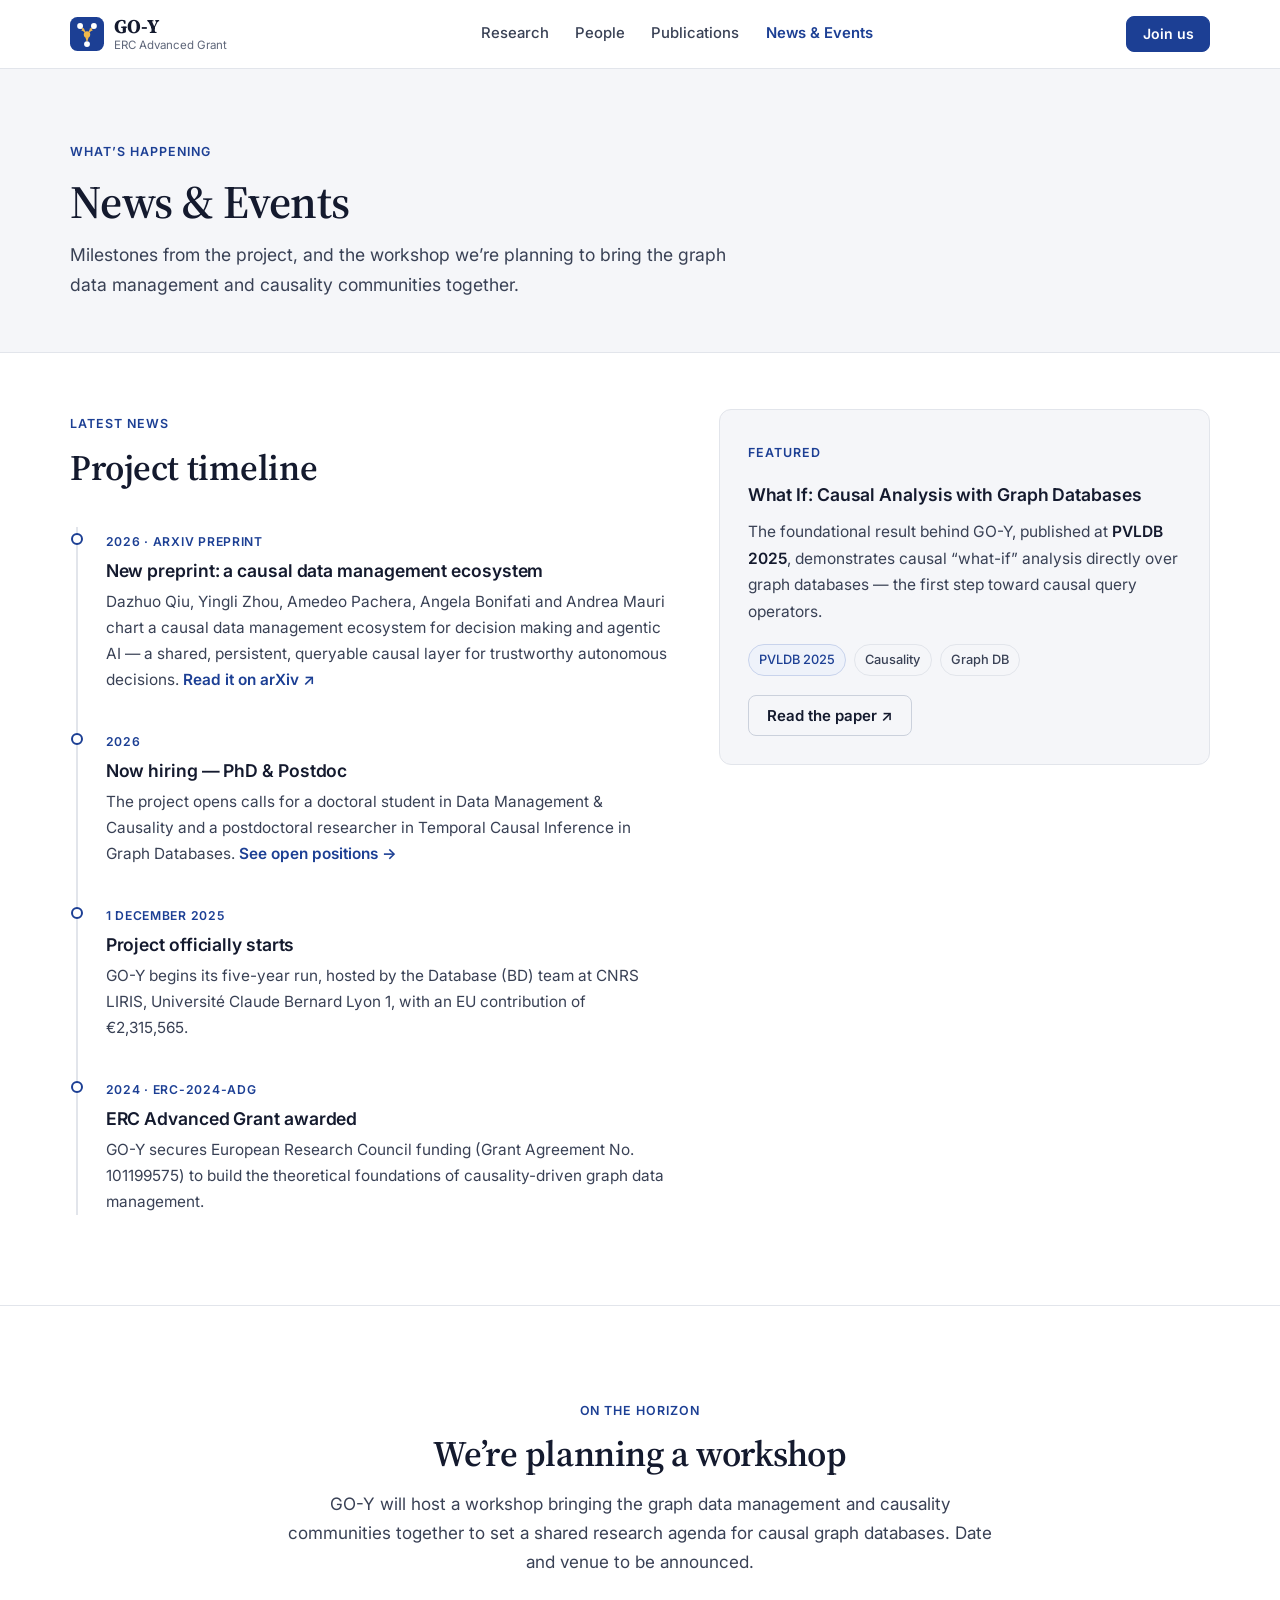
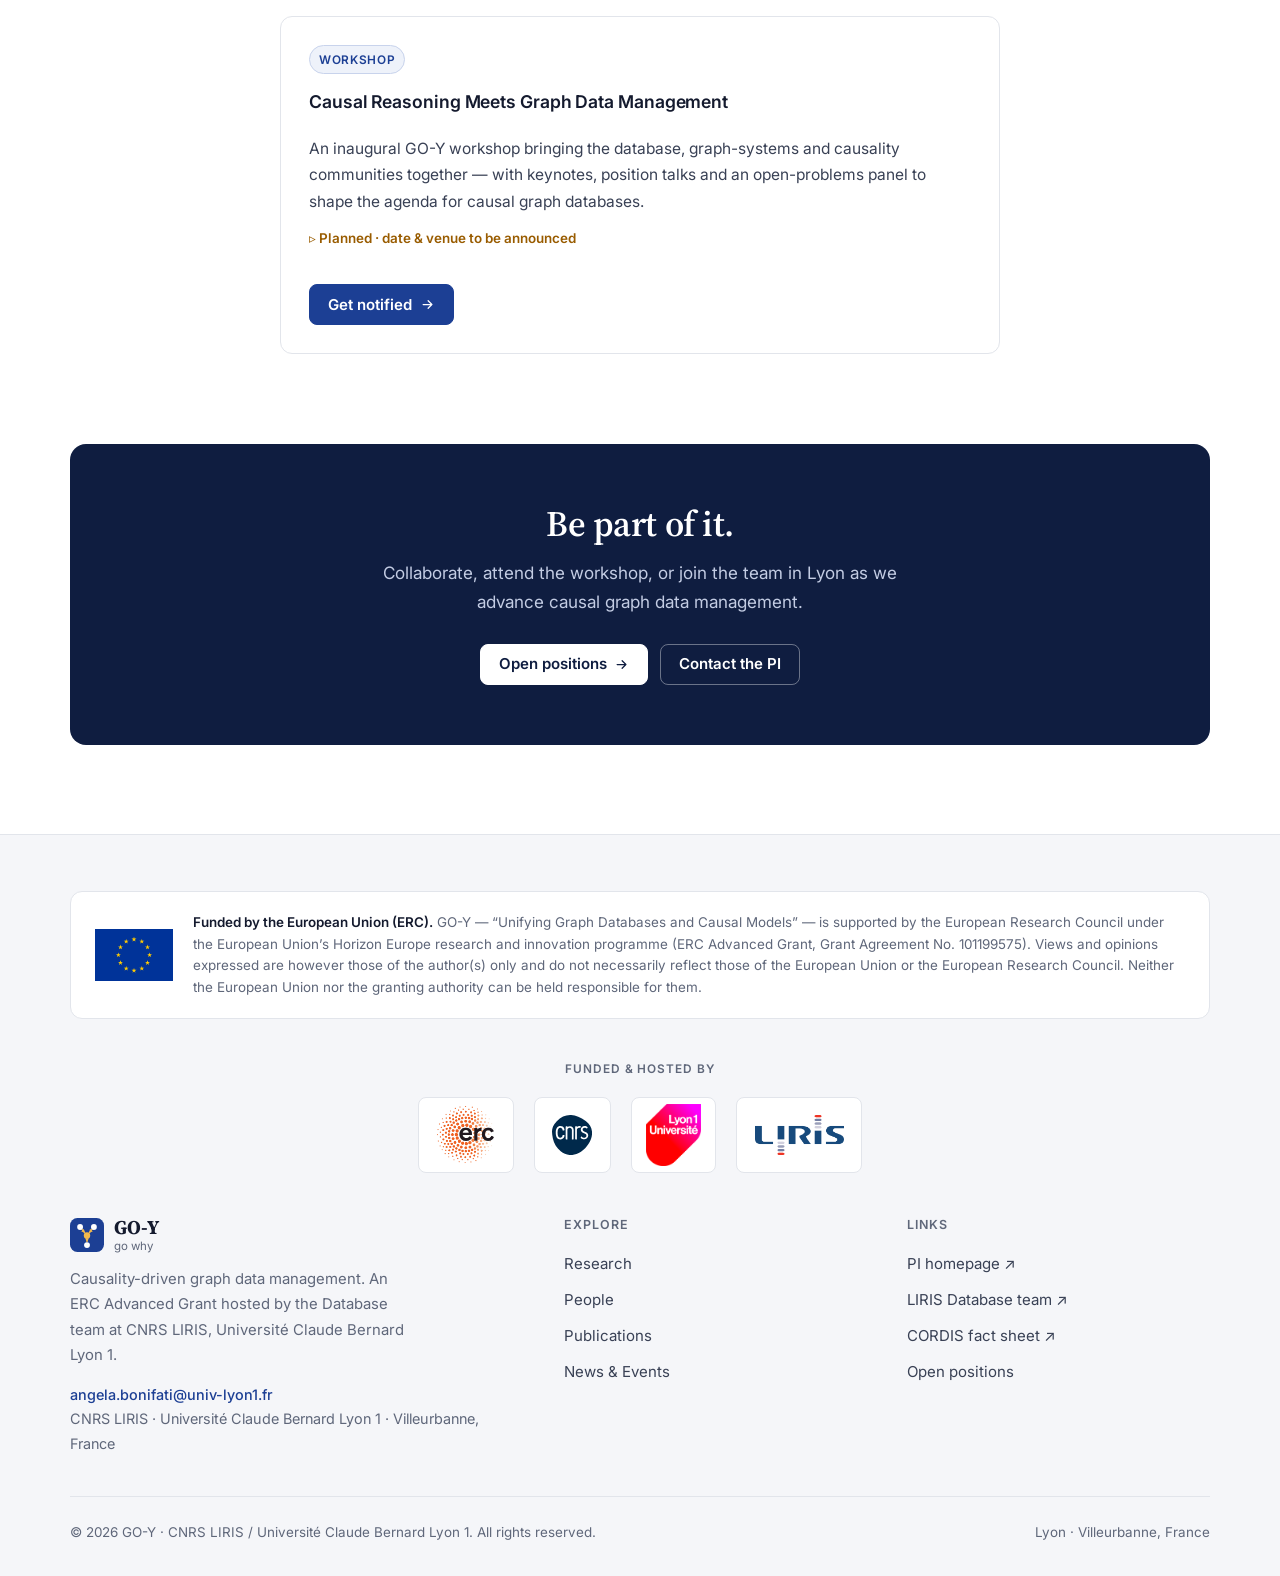
<file: events.html>
<!DOCTYPE html>
<html lang="en" data-theme="light">
<head>
  <meta charset="UTF-8" />
  <meta name="viewport" content="width=device-width, initial-scale=1.0" />
  <title>News &amp; Events · GO-Y — ERC Advanced Grant</title>
  <meta name="description" content="GO-Y news and the inaugural GO-Y workshop bringing the graph data management and causality communities together." />
  <link rel="icon" type="image/svg+xml" href="assets/img/favicon.svg?v=2026-11-21" />
  <link rel="preconnect" href="https://fonts.googleapis.com" />
  <link rel="preconnect" href="https://fonts.gstatic.com" crossorigin />
  <link href="https://fonts.googleapis.com/css2?family=Inter:wght@400;500;600;700&family=Source+Serif+4:ital,opsz,wght@0,8..60,400..700;1,8..60,400..700&display=swap" rel="stylesheet" />
  <link rel="stylesheet" href="assets/css/style.css?v=2026-11-22" />
</head>
<body>

  <header class="nav scrolled" id="nav">
    <div class="container nav-inner">
      <a class="brand" href="index.html" aria-label="GO-Y home">
        <img class="logomark" src="assets/img/favicon.svg?v=2026-11-21" alt="" />
        <span class="brand-text"><span class="brand-name">GO-Y</span><span class="brand-sub">ERC Advanced Grant</span></span>
      </a>
      <nav>
        <ul class="nav-links">
          <li><a href="index.html#research">Research</a></li>
          <li><a href="people.html">People</a></li>
          <li><a href="publications.html">Publications</a></li>
          <li><a href="events.html" class="active">News &amp; Events</a></li>
        </ul>
      </nav>
      <div class="nav-actions">
        <a class="btn btn-primary" href="people.html#positions" style="padding:.6em 1.1em">Join us</a>
        <button class="nav-burger" aria-label="Open menu" aria-expanded="false"><svg viewBox="0 0 24 24" fill="none" stroke="currentColor" stroke-width="2" stroke-linecap="round"><path d="M3 6h18M3 12h18M3 18h18"/></svg></button>
      </div>
    </div>
  </header>
  <div class="mobile-menu" id="mobileMenu">
    <a href="index.html#research">Research</a>
    <a href="people.html">People</a>
    <a href="publications.html">Publications</a>
    <a href="events.html">News &amp; Events</a>
    <a href="people.html#positions">Join us</a>
  </div>

  <section class="page-hero">
    <div class="container">
      <span class="eyebrow reveal">What’s happening</span>
      <h1 class="reveal">News &amp; Events</h1>
      <p class="reveal" data-delay="1">Milestones from the project, and the workshop we’re planning to bring the
        graph data management and causality communities together.</p>
    </div>
  </section>

  <!-- NEWS TIMELINE -->
  <section style="padding-top:1rem">
    <div class="container">
      <div class="split" style="align-items:start;gap:3rem">
        <div class="reveal">
          <span class="eyebrow">Latest news</span>
          <h2 style="margin-bottom:2.4rem">Project timeline</h2>
          <div class="timeline">
            <div class="tl-item">
              <span class="tl-date">2026 · arXiv preprint</span>
              <h3>New preprint: a causal data management ecosystem</h3>
              <p>Dazhuo Qiu, Yingli Zhou, Amedeo Pachera, Angela Bonifati and Andrea Mauri chart a causal
                data management ecosystem for decision making and agentic AI — a shared, persistent,
                queryable causal layer for trustworthy autonomous decisions.
                <a href="https://arxiv.org/abs/2608.07214" target="_blank" rel="noopener" style="color:var(--accent)">Read it on arXiv ↗</a></p>
            </div>
            <div class="tl-item">
              <span class="tl-date">2026</span>
              <h3>Now hiring — PhD &amp; Postdoc</h3>
              <p>The project opens calls for a doctoral student in Data Management &amp; Causality and a
                postdoctoral researcher in Temporal Causal Inference in Graph Databases.
                <a href="people.html#positions" style="color:var(--accent)">See open positions →</a></p>
            </div>
            <div class="tl-item">
              <span class="tl-date">1 December 2025</span>
              <h3>Project officially starts</h3>
              <p>GO-Y begins its five-year run, hosted by the Database (BD) team at CNRS LIRIS, Université Claude
                Bernard Lyon 1, with an EU contribution of €2,315,565.</p>
            </div>
            <div class="tl-item">
              <span class="tl-date">2024 · ERC-2024-AdG</span>
              <h3>ERC Advanced Grant awarded</h3>
              <p>GO-Y secures European Research Council funding (Grant Agreement No. 101199575) to build the
                theoretical foundations of causality-driven graph data management.</p>
            </div>
          </div>
        </div>

        <!-- Highlight card -->
        <div class="reveal" data-delay="1">
          <div class="card" style="background:var(--bg-2)">
            <span class="eyebrow">Featured</span>
            <h3 style="margin:.4rem 0 .8rem">What If: Causal Analysis with Graph Databases</h3>
            <p>The foundational result behind GO-Y, published at <strong>PVLDB 2025</strong>, demonstrates causal
              “what-if” analysis directly over graph databases — the first step toward causal query operators.</p>
            <div class="tag-row" style="margin:1.2rem 0">
              <span class="tag accent">PVLDB 2025</span>
              <span class="tag">Causality</span>
              <span class="tag">Graph DB</span>
            </div>
            <a class="btn btn-ghost" href="https://doi.org/10.14778/3749646.3749671" target="_blank" rel="noopener">Read the paper ↗</a>
          </div>
        </div>
      </div>
    </div>
  </section>

  <hr class="section-divider" />

  <!-- WORKSHOP -->
  <section id="events">
    <div class="container">
      <div class="section-head center reveal">
        <span class="eyebrow">On the horizon</span>
        <h2>We’re planning a workshop</h2>
        <p>GO-Y will host a workshop bringing the graph data management and causality communities together to set
          a shared research agenda for causal graph databases. Date and venue to be announced.</p>
      </div>
      <div style="max-width:720px;margin-inline:auto">
        <article class="card event-card reveal">
          <span class="e-kind">Workshop</span>
          <h3>Causal Reasoning Meets Graph Data Management</h3>
          <p>An inaugural GO-Y workshop bringing the database, graph-systems and causality communities together —
            with keynotes, position talks and an open-problems panel to shape the agenda for causal graph databases.</p>
          <span class="e-status">▹ Planned · date &amp; venue to be announced</span>
          <div class="hero-cta" style="margin-top:1.4rem">
            <a class="btn btn-primary" href="mailto:angela.bonifati@univ-lyon1.fr?subject=GO-Y%20workshop">Get notified
              <svg viewBox="0 0 24 24" fill="none" stroke="currentColor" stroke-width="2" stroke-linecap="round" stroke-linejoin="round"><path d="M5 12h14M13 6l6 6-6 6"/></svg></a>
          </div>
        </article>
      </div>
    </div>
  </section>

  <!-- CTA -->
  <section style="padding-top:0">
    <div class="container">
      <div class="cta-band reveal">
        <h2>Be part of it.</h2>
        <p>Collaborate, attend the workshop, or join the team in Lyon as we advance causal graph data management.</p>
        <div class="hero-cta">
          <a class="btn btn-primary" href="people.html#positions">Open positions
            <svg viewBox="0 0 24 24" fill="none" stroke="currentColor" stroke-width="2" stroke-linecap="round" stroke-linejoin="round"><path d="M5 12h14M13 6l6 6-6 6"/></svg></a>
          <a class="btn btn-ghost" href="mailto:angela.bonifati@univ-lyon1.fr?subject=GO-Y%20collaboration">Contact the PI</a>
        </div>
      </div>
    </div>
  </section>

  <footer class="footer">
    <div class="container">
      <div class="funding reveal">
        <img class="eu-emblem" src="assets/img/eu-emblem.svg" alt="Emblem of the European Union" />
        <p><strong>Funded by the European Union (ERC).</strong> GO-Y — “Unifying Graph Databases and Causal Models”
          — is supported by the European Research Council under the European Union’s Horizon Europe research and
          innovation programme (ERC Advanced Grant, Grant Agreement No. 101199575). Views and opinions expressed
          are however those of the author(s) only and do not necessarily reflect those of the European Union or
          the European Research Council. Neither the European Union nor the granting authority can be held responsible for them.</p>
      </div>
      <div class="partners reveal">
        <span class="partners-label">Funded &amp; hosted by</span>
        <div class="partners-row">
          <a class="logo erc" href="https://erc.europa.eu" target="_blank" rel="noopener" aria-label="European Research Council"><span class="logo-txt">ERC</span><img loading="lazy" src="assets/img/logos/erc.png" alt="European Research Council" onload="this.previousElementSibling.style.display='none'" onerror="this.remove()" /></a>
          <a class="logo" href="https://www.cnrs.fr" target="_blank" rel="noopener" aria-label="CNRS"><span class="logo-txt">CNRS</span><img loading="lazy" src="assets/img/logos/cnrs.svg" alt="CNRS" onload="this.previousElementSibling.style.display='none'" onerror="this.remove()" /></a>
          <a class="logo lyon1" href="https://www.univ-lyon1.fr" target="_blank" rel="noopener" aria-label="Lyon 1 Université Claude Bernard"><span class="logo-txt">Lyon 1</span><img loading="lazy" src="assets/img/logos/lyon1-signature.png" alt="Lyon 1 Université" onload="this.previousElementSibling.style.display='none'" onerror="this.remove()" /></a>
          <a class="logo" href="https://liris.cnrs.fr" target="_blank" rel="noopener" aria-label="LIRIS"><span class="logo-txt">LIRIS</span><img loading="lazy" src="assets/img/logos/liris.png" alt="LIRIS" onload="this.previousElementSibling.style.display='none'" onerror="this.remove()" /></a>
        </div>
      </div>
      <div class="footer-grid">
        <div>
          <a class="brand" href="index.html"><img class="logomark" src="assets/img/favicon.svg?v=2026-11-21" alt="" /><span class="brand-text"><span class="brand-name">GO-Y</span><span class="brand-sub">go why</span></span></a>
          <p class="f-desc">Causality-driven graph data management. An ERC Advanced Grant hosted by the Database team at CNRS LIRIS, Université Claude Bernard Lyon 1.</p>
          <p class="f-contact"><a href="mailto:angela.bonifati@univ-lyon1.fr">angela.bonifati@univ-lyon1.fr</a><br />CNRS LIRIS · Université Claude Bernard Lyon 1 · Villeurbanne, France</p>
        </div>
        <div>
          <h4>Explore</h4>
          <ul class="footer-links">
            <li><a href="index.html#research">Research</a></li>
            <li><a href="people.html">People</a></li>
            <li><a href="publications.html">Publications</a></li>
            <li><a href="events.html">News &amp; Events</a></li>
          </ul>
        </div>
        <div>
          <h4>Links</h4>
          <ul class="footer-links">
            <li><a href="https://perso.liris.cnrs.fr/angela.bonifati/" target="_blank" rel="noopener">PI homepage ↗</a></li>
            <li><a href="https://liris.cnrs.fr/en/team/bd" target="_blank" rel="noopener">LIRIS Database team ↗</a></li>
            <li><a href="https://cordis.europa.eu/project/id/101199575" target="_blank" rel="noopener">CORDIS fact sheet ↗</a></li>
            <li><a href="people.html#positions">Open positions</a></li>
          </ul>
        </div>
      </div>
      <div class="footer-bottom">
        <span>© <span data-year>2026</span> GO-Y · CNRS LIRIS / Université Claude Bernard Lyon 1. All rights reserved.</span>
        <span class="mono" style="font-size:.78rem">Lyon · Villeurbanne, France</span>
      </div>
    </div>
  </footer>

  <script src="assets/js/main.js?v=2026-11-21"></script>
</body>
</html>
</file>
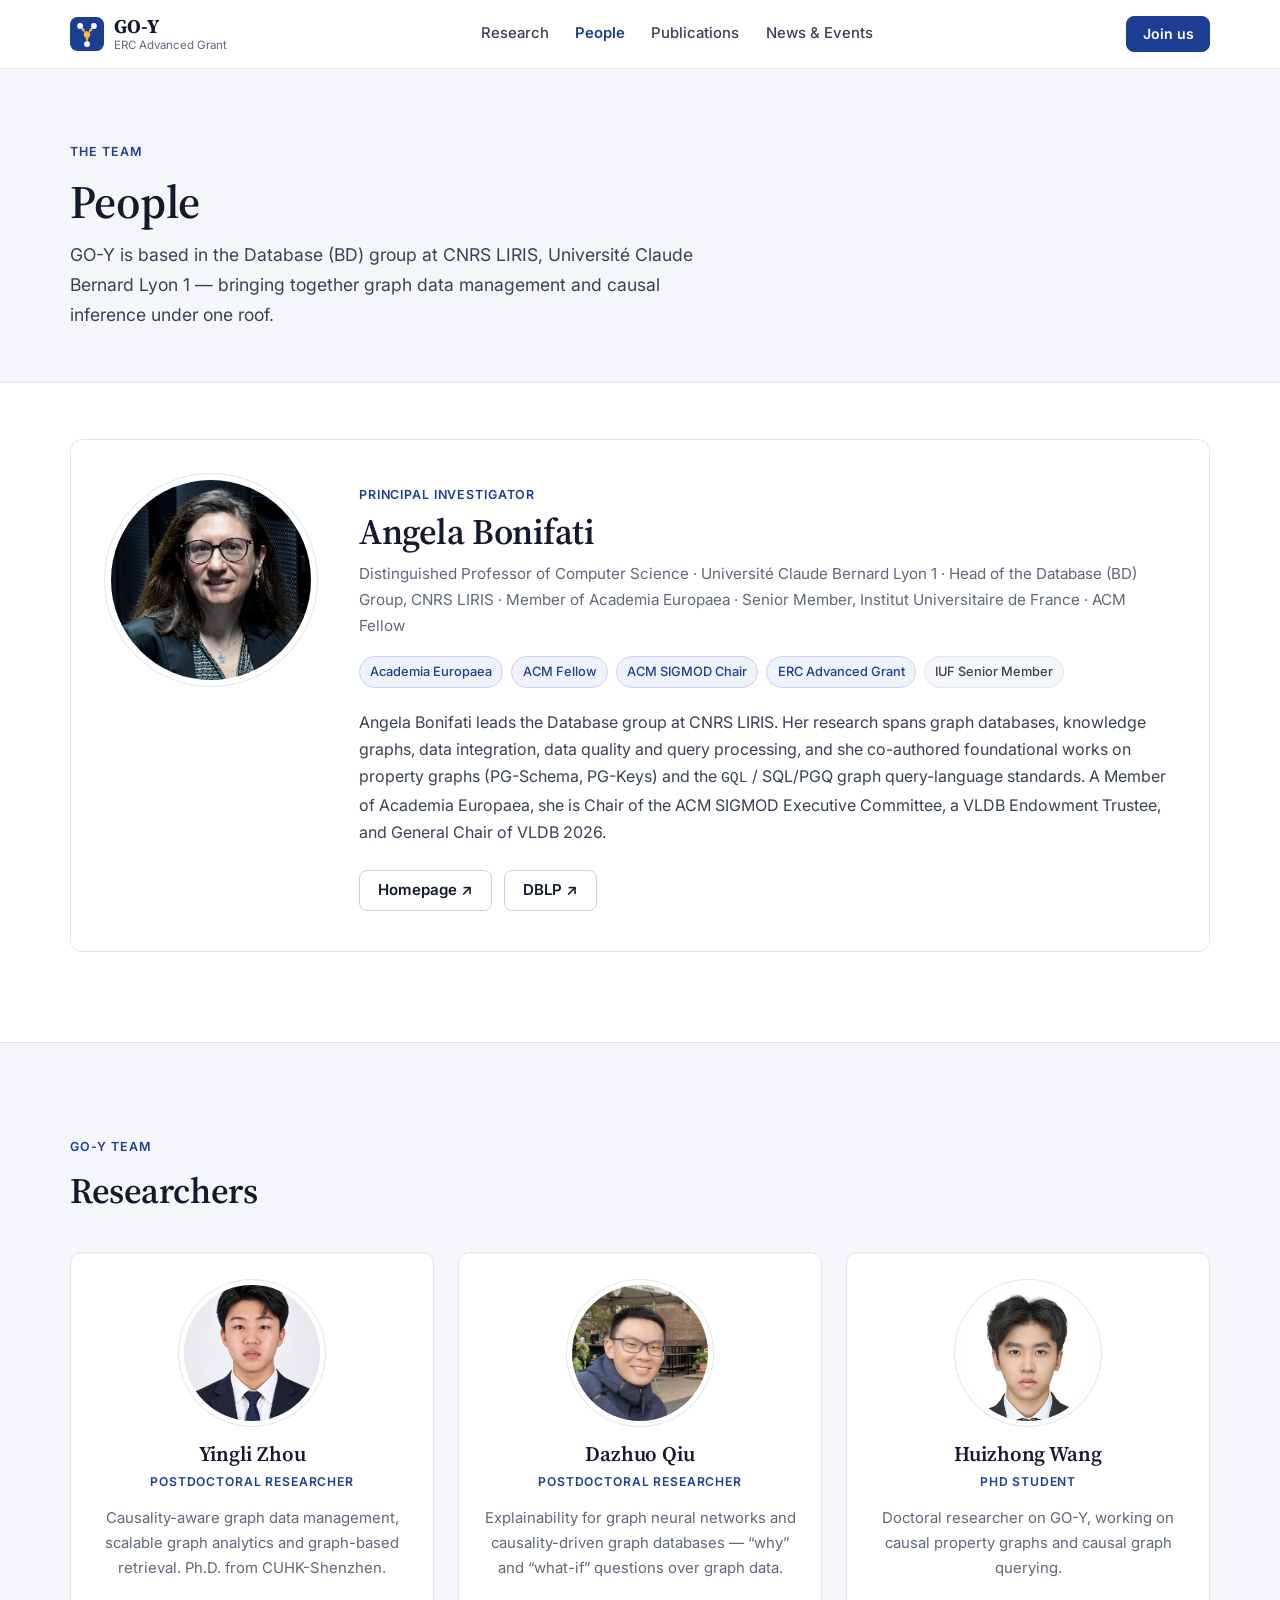
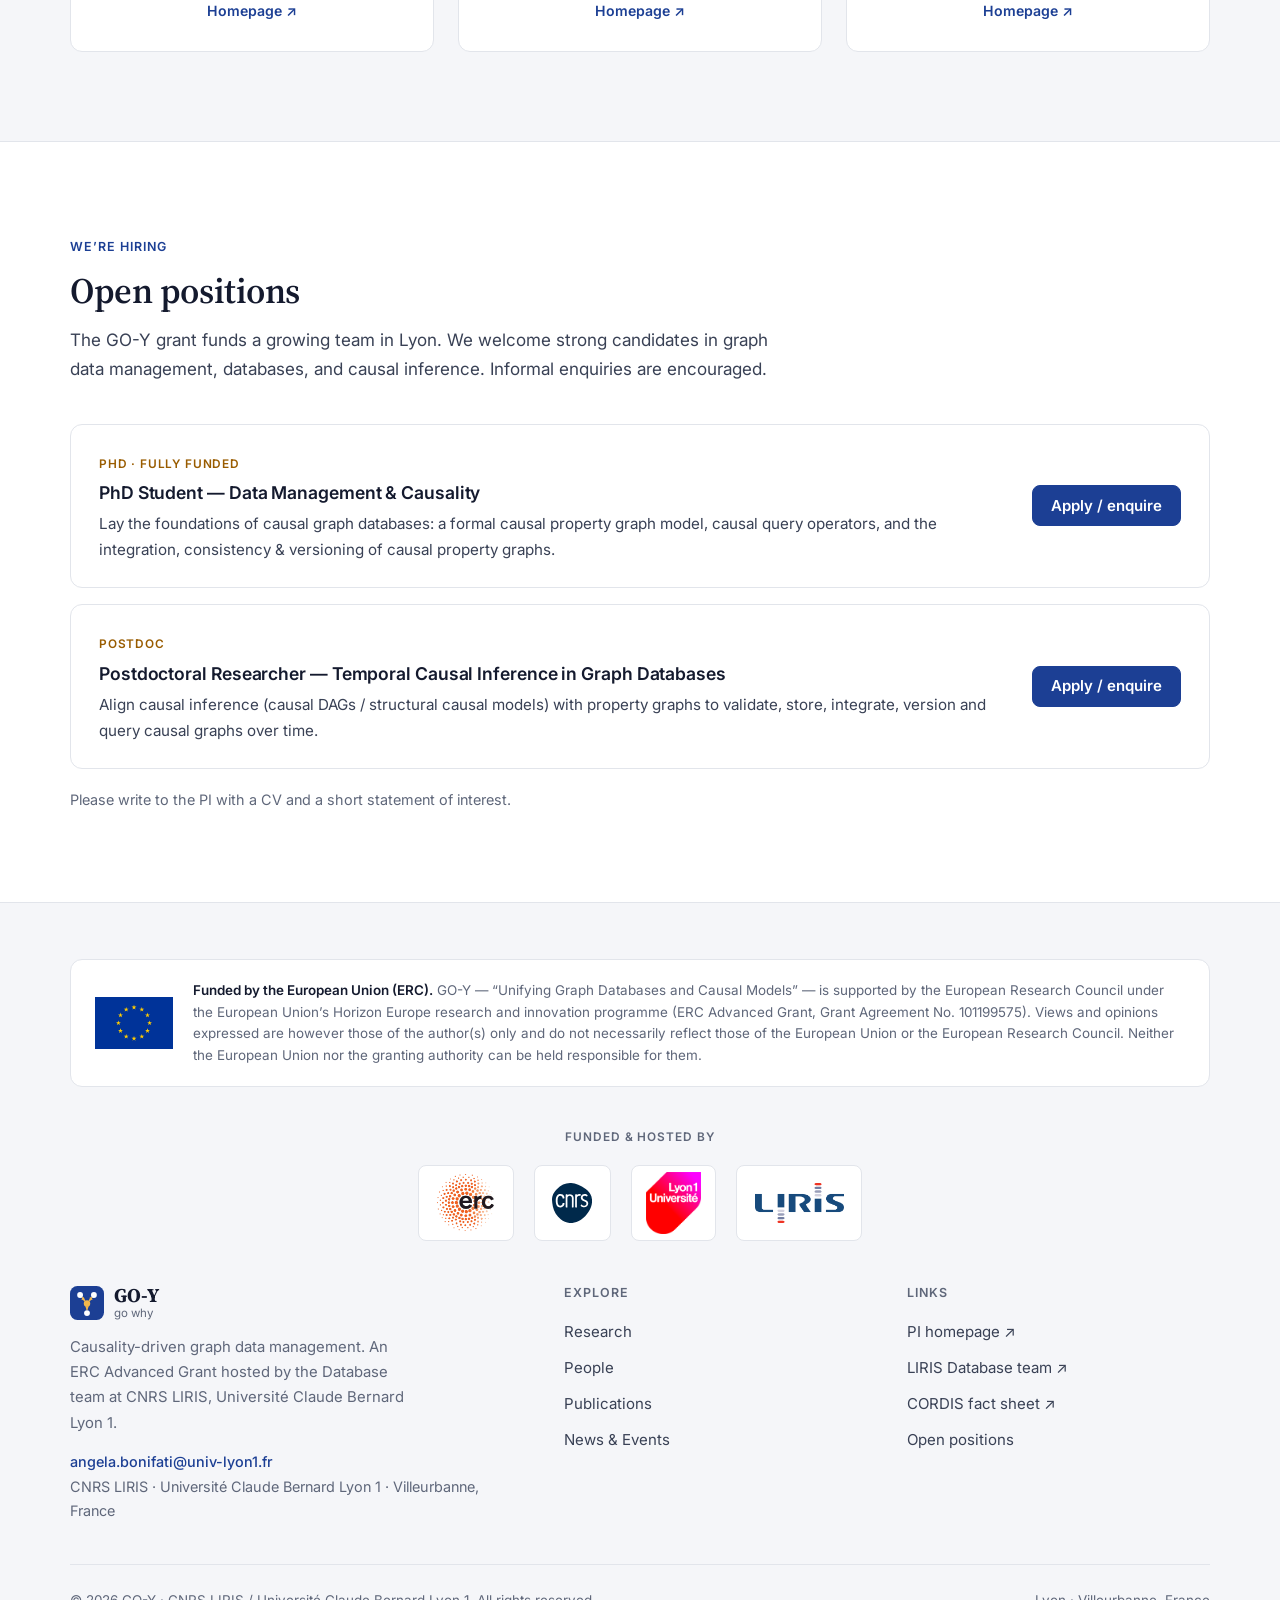
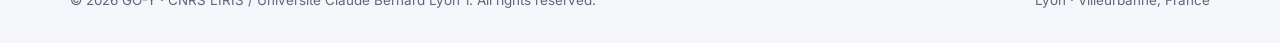
<file: people.html>
<!DOCTYPE html>
<html lang="en" data-theme="light">
<head>
  <meta charset="UTF-8" />
  <meta name="viewport" content="width=device-width, initial-scale=1.0" />
  <title>People · GO-Y — ERC Advanced Grant</title>
  <meta name="description" content="The GO-Y team: PI Prof. Angela Bonifati and the postdoctoral and doctoral researchers building causality-driven graph data management at CNRS LIRIS / Université Claude Bernard Lyon 1." />
  <link rel="icon" type="image/svg+xml" href="assets/img/favicon.svg?v=2026-11-21" />
  <link rel="preconnect" href="https://fonts.googleapis.com" />
  <link rel="preconnect" href="https://fonts.gstatic.com" crossorigin />
  <link href="https://fonts.googleapis.com/css2?family=Inter:wght@400;500;600;700&family=Source+Serif+4:ital,opsz,wght@0,8..60,400..700;1,8..60,400..700&display=swap" rel="stylesheet" />
  <link rel="stylesheet" href="assets/css/style.css?v=2026-11-22" />
</head>
<body>

  <header class="nav scrolled" id="nav">
    <div class="container nav-inner">
      <a class="brand" href="index.html" aria-label="GO-Y home">
        <img class="logomark" src="assets/img/favicon.svg?v=2026-11-21" alt="" />
        <span class="brand-text"><span class="brand-name">GO-Y</span><span class="brand-sub">ERC Advanced Grant</span></span>
      </a>
      <nav>
        <ul class="nav-links">
          <li><a href="index.html#research">Research</a></li>
          <li><a href="people.html" class="active">People</a></li>
          <li><a href="publications.html">Publications</a></li>
          <li><a href="events.html">News &amp; Events</a></li>
        </ul>
      </nav>
      <div class="nav-actions">
        <a class="btn btn-primary" href="#positions" style="padding:.6em 1.1em">Join us</a>
        <button class="nav-burger" aria-label="Open menu" aria-expanded="false"><svg viewBox="0 0 24 24" fill="none" stroke="currentColor" stroke-width="2" stroke-linecap="round"><path d="M3 6h18M3 12h18M3 18h18"/></svg></button>
      </div>
    </div>
  </header>
  <div class="mobile-menu" id="mobileMenu">
    <a href="index.html#research">Research</a>
    <a href="people.html">People</a>
    <a href="publications.html">Publications</a>
    <a href="events.html">News &amp; Events</a>
    <a href="#positions">Join us</a>
  </div>

  <!-- PAGE HERO -->
  <section class="page-hero">
    <div class="container">
      <span class="eyebrow">The team</span>
      <h1>People</h1>
      <p>GO-Y is based in the Database (BD) group at CNRS LIRIS, Université Claude Bernard Lyon 1 — bringing
        together graph data management and causal inference under one roof.</p>
    </div>
  </section>

  <!-- PRINCIPAL INVESTIGATOR -->
  <section>
    <div class="container">
      <article class="card pi-card">
        <div class="photo">
          <span class="initials">AB</span>
          <img src="assets/img/people/angela.png" alt="Angela Bonifati" onerror="this.remove()" />
        </div>
        <div>
          <span class="role">Principal Investigator</span>
          <h2>Angela Bonifati</h2>
          <p class="affil">Distinguished Professor of Computer Science · Université Claude Bernard Lyon 1 · Head of the Database (BD) Group, CNRS LIRIS · Member of Academia Europaea · Senior Member, Institut Universitaire de France · ACM Fellow</p>
          <div class="tag-row">
            <span class="tag accent">Academia Europaea</span>
            <span class="tag accent">ACM Fellow</span>
            <span class="tag accent">ACM SIGMOD Chair</span>
            <span class="tag accent">ERC Advanced Grant</span>
            <span class="tag">IUF Senior Member</span>
          </div>
          <p class="bio">Angela Bonifati leads the Database group at CNRS LIRIS. Her research spans graph databases, knowledge
            graphs, data integration, data quality and query processing, and she co-authored foundational works on
            property graphs (PG-Schema, PG-Keys) and the <span class="mono">GQL</span> / SQL/PGQ graph query-language
            standards. A Member of Academia Europaea, she is Chair of the ACM SIGMOD Executive Committee, a VLDB
            Endowment Trustee, and General Chair of VLDB 2026.</p>
          <div class="hero-cta">
            <a class="btn btn-ghost" href="https://perso.liris.cnrs.fr/angela.bonifati/" target="_blank" rel="noopener">Homepage ↗</a>
            <a class="btn btn-ghost" href="https://dblp.org/pid/b/ABonifati.html" target="_blank" rel="noopener">DBLP ↗</a>
          </div>
        </div>
      </article>
    </div>
  </section>

  <!-- RESEARCHERS -->
  <section class="alt">
    <div class="container">
      <div class="section-head">
        <span class="eyebrow">GO-Y team</span>
        <h2>Researchers</h2>
      </div>
      <div class="team-grid">
        <a class="card member" href="https://jaylzhou.github.io/" target="_blank" rel="noopener">
          <div class="photo">
            <span class="initials">YZ</span>
            <img src="assets/img/people/yingli.jpg" alt="Yingli Zhou" loading="lazy" onerror="this.remove()" />
          </div>
          <h3>Yingli Zhou</h3>
          <span class="m-role">Postdoctoral Researcher</span>
          <p class="m-bio">Causality-aware graph data management, scalable graph analytics and graph-based retrieval. Ph.D. from CUHK-Shenzhen.</p>
          <span class="m-link">Homepage ↗</span>
        </a>
        <a class="card member" href="https://sites.google.com/view/dazhuo-qiu/home" target="_blank" rel="noopener">
          <div class="photo">
            <span class="initials">DQ</span>
            <img src="assets/img/people/dazhuo.jpg" alt="Dazhuo Qiu" loading="lazy" onerror="this.remove()" />
          </div>
          <h3>Dazhuo Qiu</h3>
          <span class="m-role">Postdoctoral Researcher</span>
          <p class="m-bio">Explainability for graph neural networks and causality-driven graph databases — “why” and “what-if” questions over graph data.</p>
          <span class="m-link">Homepage ↗</span>
        </a>
        <a class="card member" href="https://huiz-w.github.io/" target="_blank" rel="noopener">
          <div class="photo">
            <span class="initials">HW</span>
            <img src="assets/img/people/huizhong.jpg" alt="Huizhong Wang" loading="lazy" onerror="this.remove()" />
          </div>
          <h3>Huizhong Wang</h3>
          <span class="m-role">PhD Student</span>
          <p class="m-bio">Doctoral researcher on GO-Y, working on causal property graphs and causal graph querying.</p>
          <span class="m-link">Homepage ↗</span>
        </a>
      </div>
    </div>
  </section>

  <!-- OPEN POSITIONS -->
  <section id="positions">
    <div class="container">
      <div class="section-head">
        <span class="eyebrow">We’re hiring</span>
        <h2>Open positions</h2>
        <p>The GO-Y grant funds a growing team in Lyon. We welcome strong candidates in graph data management,
          databases, and causal inference. Informal enquiries are encouraged.</p>
      </div>
      <div class="positions">
        <div class="position">
          <div>
            <span class="p-kind">PhD · Fully funded</span>
            <h3>PhD Student — Data Management &amp; Causality</h3>
            <p>Lay the foundations of causal graph databases: a formal causal property graph model, causal query
              operators, and the integration, consistency &amp; versioning of causal property graphs.</p>
          </div>
          <a class="btn btn-primary" href="mailto:angela.bonifati@univ-lyon1.fr?subject=GO-Y%20PhD%20application">Apply / enquire</a>
        </div>
        <div class="position">
          <div>
            <span class="p-kind">Postdoc</span>
            <h3>Postdoctoral Researcher — Temporal Causal Inference in Graph Databases</h3>
            <p>Align causal inference (causal DAGs / structural causal models) with property graphs to validate,
              store, integrate, version and query causal graphs over time.</p>
          </div>
          <a class="btn btn-primary" href="mailto:angela.bonifati@univ-lyon1.fr?subject=GO-Y%20Postdoc%20application">Apply / enquire</a>
        </div>
      </div>
      <p class="fine-print">Please write to the PI with a CV and a short statement of interest.</p>
    </div>
  </section>

  <!-- FOOTER -->
  <footer class="footer">
    <div class="container">
      <div class="funding reveal">
        <img class="eu-emblem" src="assets/img/eu-emblem.svg" alt="Emblem of the European Union" />
        <p><strong>Funded by the European Union (ERC).</strong> GO-Y — “Unifying Graph Databases and Causal Models”
          — is supported by the European Research Council under the European Union’s Horizon Europe research and
          innovation programme (ERC Advanced Grant, Grant Agreement No. 101199575). Views and opinions expressed
          are however those of the author(s) only and do not necessarily reflect those of the European Union or
          the European Research Council. Neither the European Union nor the granting authority can be held responsible for them.</p>
      </div>
      <div class="partners reveal">
        <span class="partners-label">Funded &amp; hosted by</span>
        <div class="partners-row">
          <a class="logo erc" href="https://erc.europa.eu" target="_blank" rel="noopener" aria-label="European Research Council"><span class="logo-txt">ERC</span><img loading="lazy" src="assets/img/logos/erc.png" alt="European Research Council" onload="this.previousElementSibling.style.display='none'" onerror="this.remove()" /></a>
          <a class="logo" href="https://www.cnrs.fr" target="_blank" rel="noopener" aria-label="CNRS"><span class="logo-txt">CNRS</span><img loading="lazy" src="assets/img/logos/cnrs.svg" alt="CNRS" onload="this.previousElementSibling.style.display='none'" onerror="this.remove()" /></a>
          <a class="logo lyon1" href="https://www.univ-lyon1.fr" target="_blank" rel="noopener" aria-label="Lyon 1 Université Claude Bernard"><span class="logo-txt">Lyon 1</span><img loading="lazy" src="assets/img/logos/lyon1-signature.png" alt="Lyon 1 Université" onload="this.previousElementSibling.style.display='none'" onerror="this.remove()" /></a>
          <a class="logo" href="https://liris.cnrs.fr" target="_blank" rel="noopener" aria-label="LIRIS"><span class="logo-txt">LIRIS</span><img loading="lazy" src="assets/img/logos/liris.png" alt="LIRIS" onload="this.previousElementSibling.style.display='none'" onerror="this.remove()" /></a>
        </div>
      </div>
      <div class="footer-grid">
        <div>
          <a class="brand" href="index.html"><img class="logomark" src="assets/img/favicon.svg?v=2026-11-21" alt="" /><span class="brand-text"><span class="brand-name">GO-Y</span><span class="brand-sub">go why</span></span></a>
          <p class="f-desc">Causality-driven graph data management. An ERC Advanced Grant hosted by the Database team at CNRS LIRIS, Université Claude Bernard Lyon 1.</p>
          <p class="f-contact"><a href="mailto:angela.bonifati@univ-lyon1.fr">angela.bonifati@univ-lyon1.fr</a><br />CNRS LIRIS · Université Claude Bernard Lyon 1 · Villeurbanne, France</p>
        </div>
        <div>
          <h4>Explore</h4>
          <ul class="footer-links">
            <li><a href="index.html#research">Research</a></li>
            <li><a href="people.html">People</a></li>
            <li><a href="publications.html">Publications</a></li>
            <li><a href="events.html">News &amp; Events</a></li>
          </ul>
        </div>
        <div>
          <h4>Links</h4>
          <ul class="footer-links">
            <li><a href="https://perso.liris.cnrs.fr/angela.bonifati/" target="_blank" rel="noopener">PI homepage ↗</a></li>
            <li><a href="https://liris.cnrs.fr/en/team/bd" target="_blank" rel="noopener">LIRIS Database team ↗</a></li>
            <li><a href="https://cordis.europa.eu/project/id/101199575" target="_blank" rel="noopener">CORDIS fact sheet ↗</a></li>
            <li><a href="#positions">Open positions</a></li>
          </ul>
        </div>
      </div>
      <div class="footer-bottom">
        <span>© <span data-year>2026</span> GO-Y · CNRS LIRIS / Université Claude Bernard Lyon 1. All rights reserved.</span>
        <span class="mono" style="font-size:.78rem">Lyon · Villeurbanne, France</span>
      </div>
    </div>
  </footer>

  <script src="assets/js/main.js?v=2026-11-21"></script>
</body>
</html>
</file>
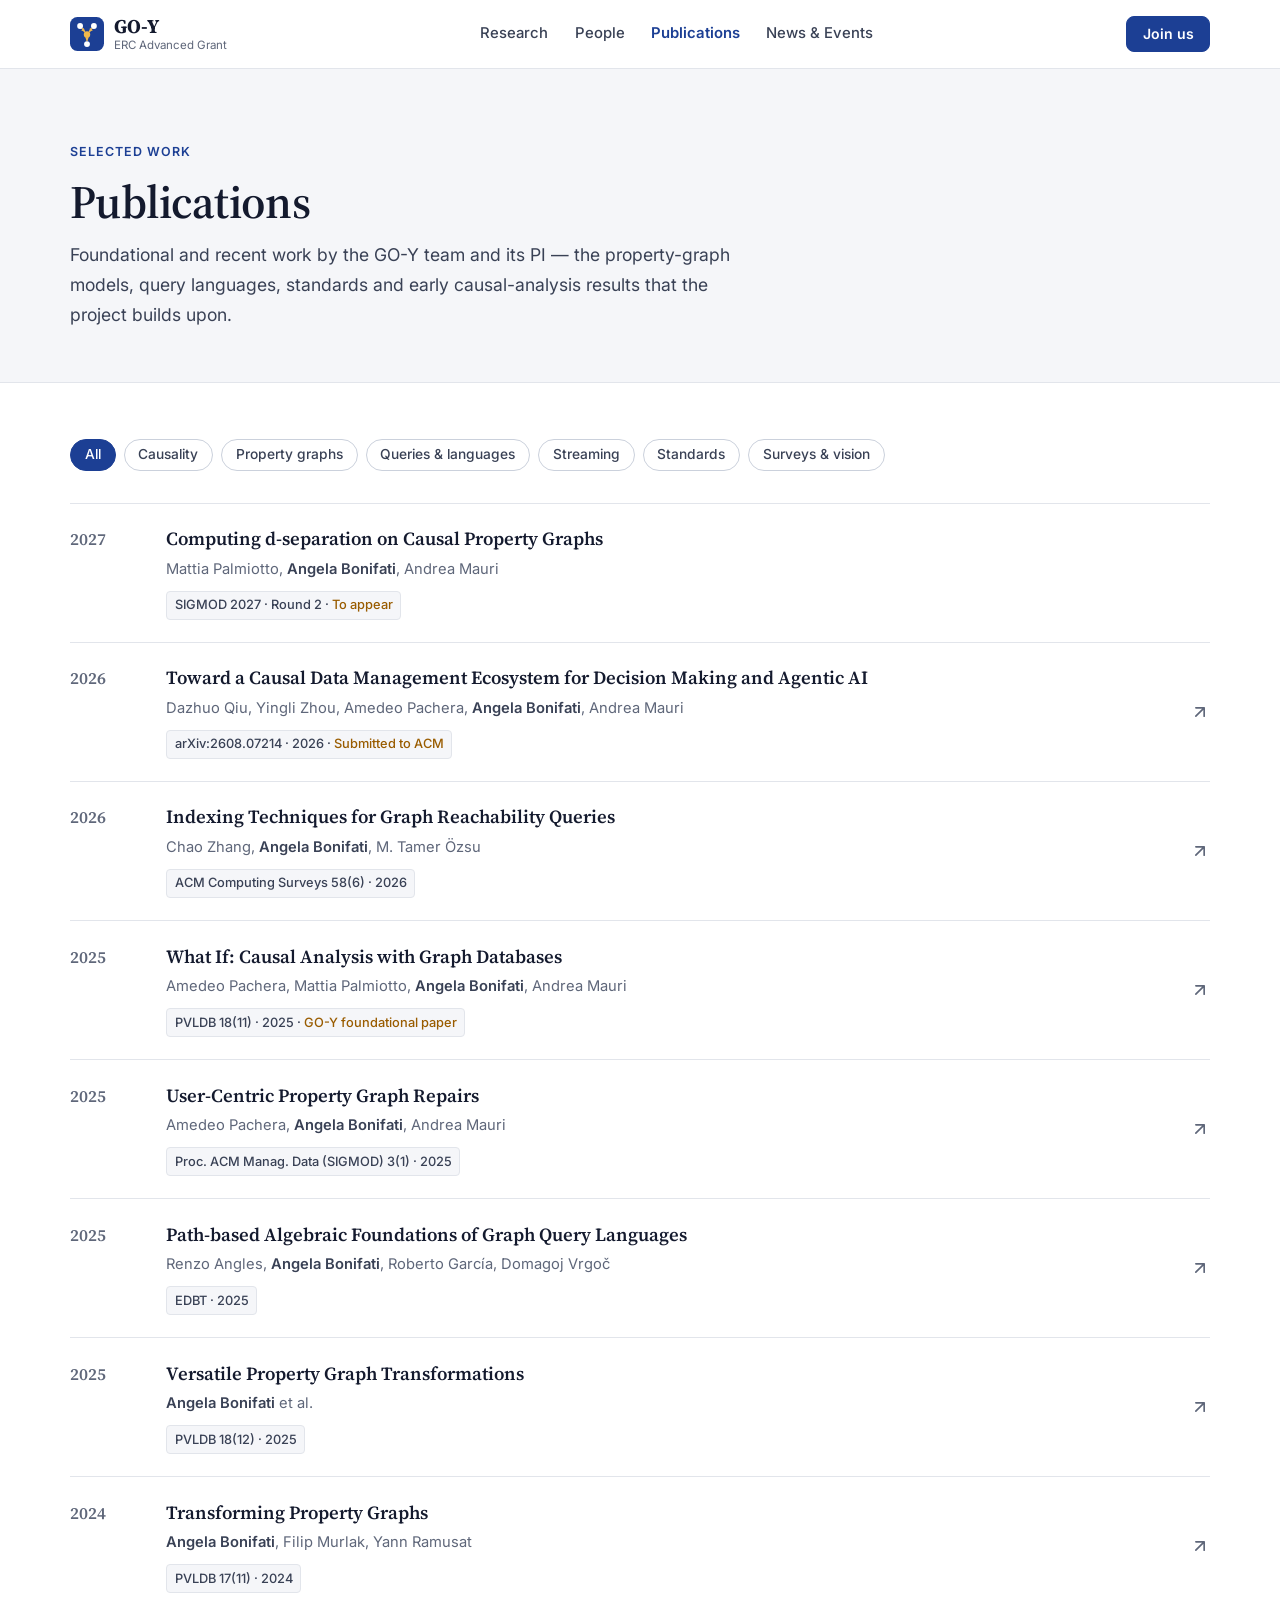
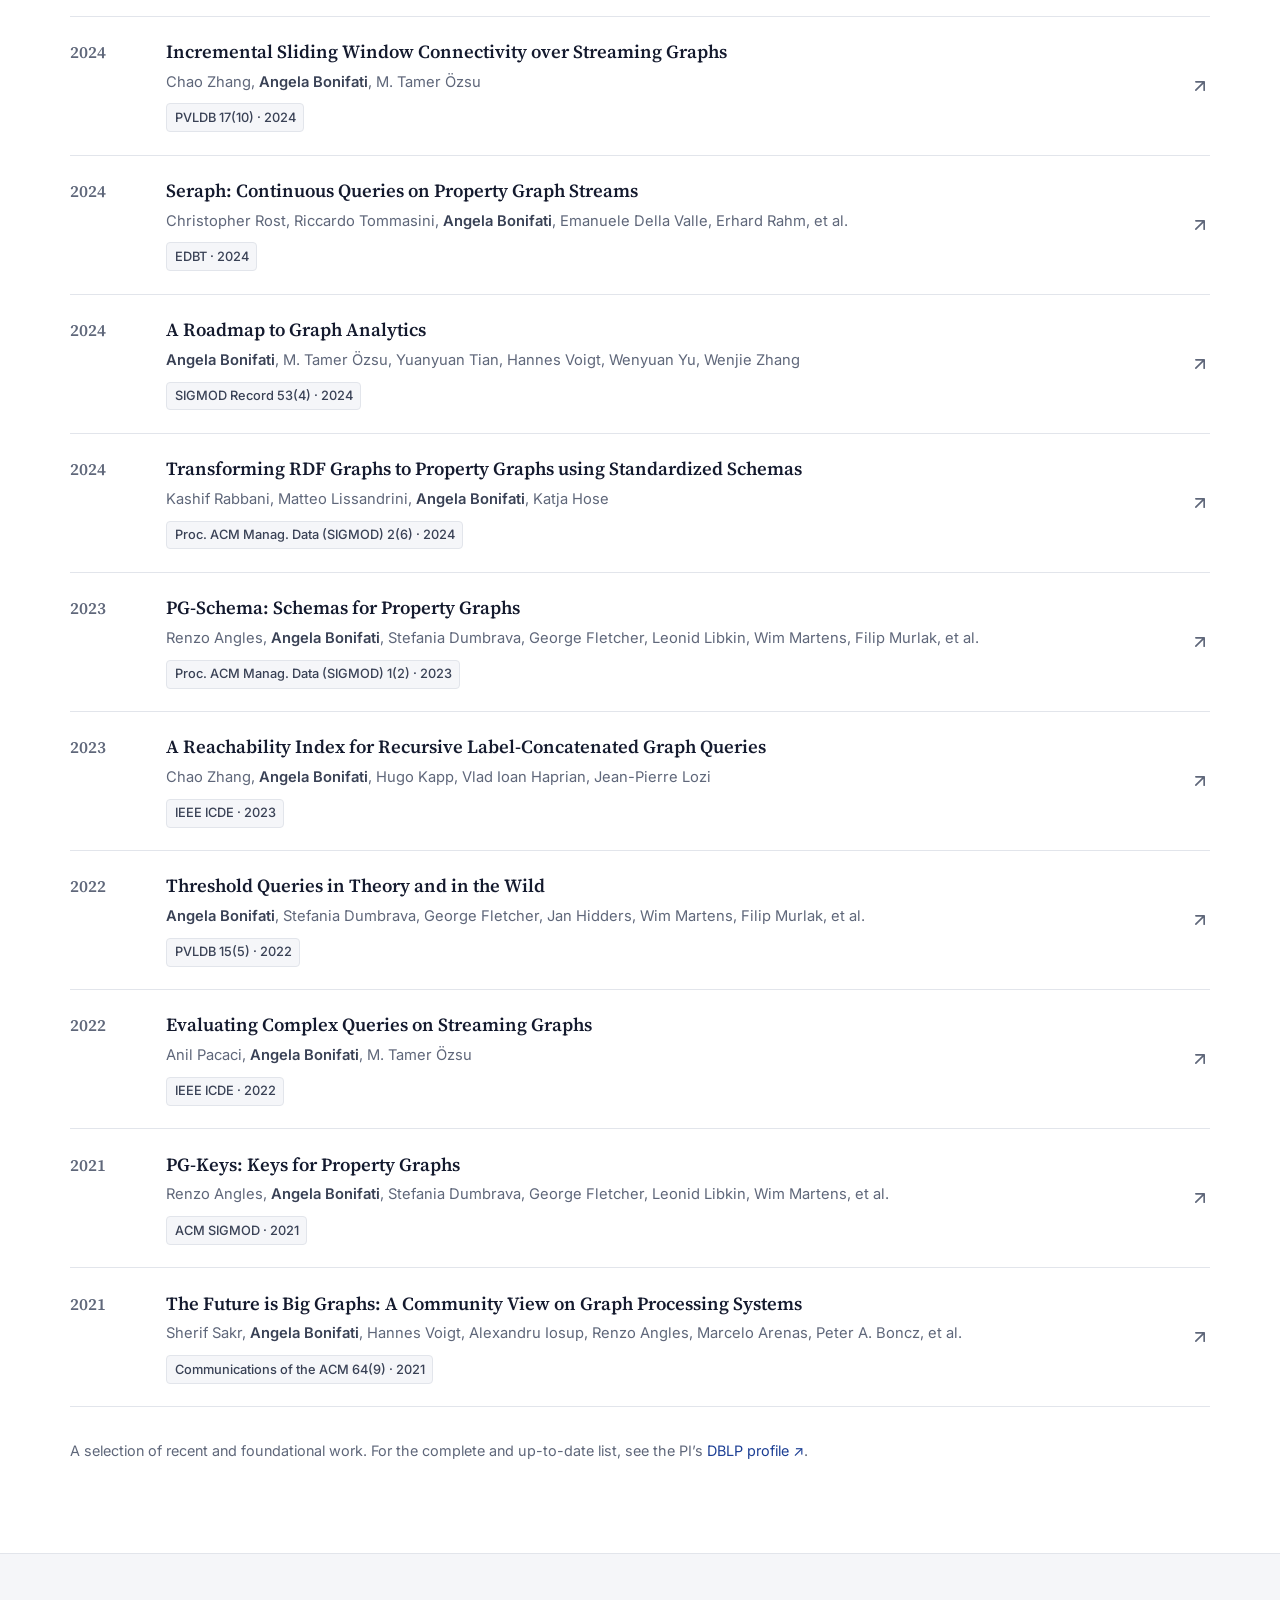
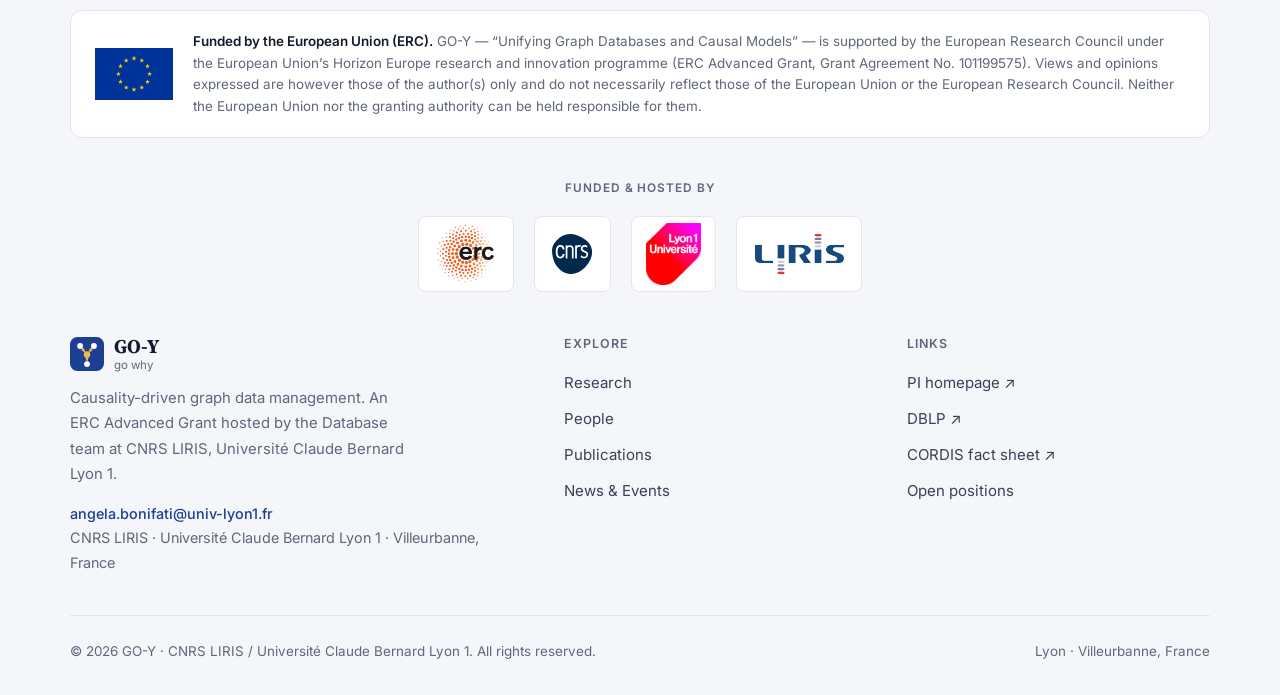
<file: publications.html>
<!DOCTYPE html>
<html lang="en" data-theme="light">
<head>
  <meta charset="UTF-8" />
  <meta name="viewport" content="width=device-width, initial-scale=1.0" />
  <title>Publications · GO-Y — ERC Advanced Grant</title>
  <meta name="description" content="Selected publications by the GO-Y team underpinning causality-driven graph data management — graph query languages, property graphs, standards and causal analysis." />
  <link rel="icon" type="image/svg+xml" href="assets/img/favicon.svg?v=2026-11-21" />
  <link rel="preconnect" href="https://fonts.googleapis.com" />
  <link rel="preconnect" href="https://fonts.gstatic.com" crossorigin />
  <link href="https://fonts.googleapis.com/css2?family=Inter:wght@400;500;600;700&family=Source+Serif+4:ital,opsz,wght@0,8..60,400..700;1,8..60,400..700&display=swap" rel="stylesheet" />
  <link rel="stylesheet" href="assets/css/style.css?v=2026-11-22" />
</head>
<body>

  <header class="nav scrolled" id="nav">
    <div class="container nav-inner">
      <a class="brand" href="index.html" aria-label="GO-Y home">
        <img class="logomark" src="assets/img/favicon.svg?v=2026-11-21" alt="" />
        <span class="brand-text"><span class="brand-name">GO-Y</span><span class="brand-sub">ERC Advanced Grant</span></span>
      </a>
      <nav>
        <ul class="nav-links">
          <li><a href="index.html#research">Research</a></li>
          <li><a href="people.html">People</a></li>
          <li><a href="publications.html" class="active">Publications</a></li>
          <li><a href="events.html">News &amp; Events</a></li>
        </ul>
      </nav>
      <div class="nav-actions">
        <a class="btn btn-primary" href="people.html#positions" style="padding:.6em 1.1em">Join us</a>
        <button class="nav-burger" aria-label="Open menu" aria-expanded="false"><svg viewBox="0 0 24 24" fill="none" stroke="currentColor" stroke-width="2" stroke-linecap="round"><path d="M3 6h18M3 12h18M3 18h18"/></svg></button>
      </div>
    </div>
  </header>
  <div class="mobile-menu" id="mobileMenu">
    <a href="index.html#research">Research</a>
    <a href="people.html">People</a>
    <a href="publications.html">Publications</a>
    <a href="events.html">News &amp; Events</a>
    <a href="people.html#positions">Join us</a>
  </div>

  <section class="page-hero">
    <div class="container">
      <span class="eyebrow reveal">Selected work</span>
      <h1 class="reveal">Publications</h1>
      <p class="reveal" data-delay="1">Foundational and recent work by the GO-Y team and its PI — the property-graph
        models, query languages, standards and early causal-analysis results that the project builds upon.</p>
    </div>
  </section>

  <section style="padding-top:1rem">
    <div class="container">
      <div class="pub-filters reveal">
        <button class="filter-btn active" data-filter="all">All</button>
        <button class="filter-btn" data-filter="causality">Causality</button>
        <button class="filter-btn" data-filter="property-graphs">Property graphs</button>
        <button class="filter-btn" data-filter="queries">Queries &amp; languages</button>
        <button class="filter-btn" data-filter="streaming">Streaming</button>
        <button class="filter-btn" data-filter="standards">Standards</button>
        <button class="filter-btn" data-filter="survey">Surveys &amp; vision</button>
      </div>

      <div class="pub-list reveal">

        <article class="pub" data-topics="causality property-graphs queries">
          <span class="year">2027</span>
          <div>
            <span class="p-title">Computing d-separation on Causal Property Graphs</span>
            <div class="p-authors">Mattia Palmiotto, <strong>Angela Bonifati</strong>, Andrea Mauri</div>
            <span class="p-venue">SIGMOD 2027 · Round 2 · <span style="color:var(--gold)">To appear</span></span>
          </div>
        </article>

        <article class="pub" data-topics="causality survey">
          <span class="year">2026</span>
          <div>
            <a class="p-title" href="https://arxiv.org/abs/2608.07214" target="_blank" rel="noopener">Toward a Causal Data Management Ecosystem for Decision Making and Agentic AI</a>
            <div class="p-authors">Dazhuo Qiu, Yingli Zhou, Amedeo Pachera, <strong>Angela Bonifati</strong>, Andrea Mauri</div>
            <span class="p-venue">arXiv:2608.07214 · 2026 · <span style="color:var(--gold)">Submitted to ACM</span></span>
          </div>
          <a class="p-link" href="https://arxiv.org/abs/2608.07214" target="_blank" rel="noopener" aria-label="Open paper"><svg viewBox="0 0 24 24" width="20" height="20" fill="none" stroke="currentColor" stroke-width="2" stroke-linecap="round" stroke-linejoin="round"><path d="M7 17L17 7M7 7h10v10"/></svg></a>
        </article>

        <article class="pub" data-topics="queries survey">
          <span class="year">2026</span>
          <div>
            <a class="p-title" href="https://doi.org/10.1145/3776737" target="_blank" rel="noopener">Indexing Techniques for Graph Reachability Queries</a>
            <div class="p-authors">Chao Zhang, <strong>Angela Bonifati</strong>, M. Tamer Özsu</div>
            <span class="p-venue">ACM Computing Surveys 58(6) · 2026</span>
          </div>
          <a class="p-link" href="https://doi.org/10.1145/3776737" target="_blank" rel="noopener" aria-label="Open paper"><svg viewBox="0 0 24 24" width="20" height="20" fill="none" stroke="currentColor" stroke-width="2" stroke-linecap="round" stroke-linejoin="round"><path d="M7 17L17 7M7 7h10v10"/></svg></a>
        </article>

        <article class="pub" data-topics="causality queries">
          <span class="year">2025</span>
          <div>
            <a class="p-title" href="https://doi.org/10.14778/3749646.3749671" target="_blank" rel="noopener">What If: Causal Analysis with Graph Databases</a>
            <div class="p-authors">Amedeo Pachera, Mattia Palmiotto, <strong>Angela Bonifati</strong>, Andrea Mauri</div>
            <span class="p-venue">PVLDB 18(11) · 2025 · <span style="color:var(--gold)">GO-Y foundational paper</span></span>
          </div>
          <a class="p-link" href="https://doi.org/10.14778/3749646.3749671" target="_blank" rel="noopener" aria-label="Open paper"><svg viewBox="0 0 24 24" width="20" height="20" fill="none" stroke="currentColor" stroke-width="2" stroke-linecap="round" stroke-linejoin="round"><path d="M7 17L17 7M7 7h10v10"/></svg></a>
        </article>

        <article class="pub" data-topics="property-graphs">
          <span class="year">2025</span>
          <div>
            <a class="p-title" href="https://doi.org/10.1145/3709735" target="_blank" rel="noopener">User-Centric Property Graph Repairs</a>
            <div class="p-authors">Amedeo Pachera, <strong>Angela Bonifati</strong>, Andrea Mauri</div>
            <span class="p-venue">Proc. ACM Manag. Data (SIGMOD) 3(1) · 2025</span>
          </div>
          <a class="p-link" href="https://doi.org/10.1145/3709735" target="_blank" rel="noopener" aria-label="Open paper"><svg viewBox="0 0 24 24" width="20" height="20" fill="none" stroke="currentColor" stroke-width="2" stroke-linecap="round" stroke-linejoin="round"><path d="M7 17L17 7M7 7h10v10"/></svg></a>
        </article>

        <article class="pub" data-topics="queries">
          <span class="year">2025</span>
          <div>
            <a class="p-title" href="https://doi.org/10.48786/EDBT.2025.63" target="_blank" rel="noopener">Path-based Algebraic Foundations of Graph Query Languages</a>
            <div class="p-authors">Renzo Angles, <strong>Angela Bonifati</strong>, Roberto García, Domagoj Vrgoč</div>
            <span class="p-venue">EDBT · 2025</span>
          </div>
          <a class="p-link" href="https://doi.org/10.48786/EDBT.2025.63" target="_blank" rel="noopener" aria-label="Open paper"><svg viewBox="0 0 24 24" width="20" height="20" fill="none" stroke="currentColor" stroke-width="2" stroke-linecap="round" stroke-linejoin="round"><path d="M7 17L17 7M7 7h10v10"/></svg></a>
        </article>

        <article class="pub" data-topics="property-graphs">
          <span class="year">2025</span>
          <div>
            <a class="p-title" href="https://doi.org/10.14778/3750601.3760517" target="_blank" rel="noopener">Versatile Property Graph Transformations</a>
            <div class="p-authors"><strong>Angela Bonifati</strong> et al.</div>
            <span class="p-venue">PVLDB 18(12) · 2025</span>
          </div>
          <a class="p-link" href="https://doi.org/10.14778/3750601.3760517" target="_blank" rel="noopener" aria-label="Open paper"><svg viewBox="0 0 24 24" width="20" height="20" fill="none" stroke="currentColor" stroke-width="2" stroke-linecap="round" stroke-linejoin="round"><path d="M7 17L17 7M7 7h10v10"/></svg></a>
        </article>

        <article class="pub" data-topics="property-graphs">
          <span class="year">2024</span>
          <div>
            <a class="p-title" href="https://doi.org/10.14778/3681954.3681972" target="_blank" rel="noopener">Transforming Property Graphs</a>
            <div class="p-authors"><strong>Angela Bonifati</strong>, Filip Murlak, Yann Ramusat</div>
            <span class="p-venue">PVLDB 17(11) · 2024</span>
          </div>
          <a class="p-link" href="https://doi.org/10.14778/3681954.3681972" target="_blank" rel="noopener" aria-label="Open paper"><svg viewBox="0 0 24 24" width="20" height="20" fill="none" stroke="currentColor" stroke-width="2" stroke-linecap="round" stroke-linejoin="round"><path d="M7 17L17 7M7 7h10v10"/></svg></a>
        </article>

        <article class="pub" data-topics="streaming queries">
          <span class="year">2024</span>
          <div>
            <a class="p-title" href="https://doi.org/10.14778/3675034.3675040" target="_blank" rel="noopener">Incremental Sliding Window Connectivity over Streaming Graphs</a>
            <div class="p-authors">Chao Zhang, <strong>Angela Bonifati</strong>, M. Tamer Özsu</div>
            <span class="p-venue">PVLDB 17(10) · 2024</span>
          </div>
          <a class="p-link" href="https://doi.org/10.14778/3675034.3675040" target="_blank" rel="noopener" aria-label="Open paper"><svg viewBox="0 0 24 24" width="20" height="20" fill="none" stroke="currentColor" stroke-width="2" stroke-linecap="round" stroke-linejoin="round"><path d="M7 17L17 7M7 7h10v10"/></svg></a>
        </article>

        <article class="pub" data-topics="streaming property-graphs">
          <span class="year">2024</span>
          <div>
            <a class="p-title" href="https://doi.org/10.48786/EDBT.2024.21" target="_blank" rel="noopener">Seraph: Continuous Queries on Property Graph Streams</a>
            <div class="p-authors">Christopher Rost, Riccardo Tommasini, <strong>Angela Bonifati</strong>, Emanuele Della Valle, Erhard Rahm, et al.</div>
            <span class="p-venue">EDBT · 2024</span>
          </div>
          <a class="p-link" href="https://doi.org/10.48786/EDBT.2024.21" target="_blank" rel="noopener" aria-label="Open paper"><svg viewBox="0 0 24 24" width="20" height="20" fill="none" stroke="currentColor" stroke-width="2" stroke-linecap="round" stroke-linejoin="round"><path d="M7 17L17 7M7 7h10v10"/></svg></a>
        </article>

        <article class="pub" data-topics="survey">
          <span class="year">2024</span>
          <div>
            <a class="p-title" href="https://doi.org/10.1145/3712311.3712323" target="_blank" rel="noopener">A Roadmap to Graph Analytics</a>
            <div class="p-authors"><strong>Angela Bonifati</strong>, M. Tamer Özsu, Yuanyuan Tian, Hannes Voigt, Wenyuan Yu, Wenjie Zhang</div>
            <span class="p-venue">SIGMOD Record 53(4) · 2024</span>
          </div>
          <a class="p-link" href="https://doi.org/10.1145/3712311.3712323" target="_blank" rel="noopener" aria-label="Open paper"><svg viewBox="0 0 24 24" width="20" height="20" fill="none" stroke="currentColor" stroke-width="2" stroke-linecap="round" stroke-linejoin="round"><path d="M7 17L17 7M7 7h10v10"/></svg></a>
        </article>

        <article class="pub" data-topics="property-graphs standards">
          <span class="year">2024</span>
          <div>
            <a class="p-title" href="https://doi.org/10.1145/3698817" target="_blank" rel="noopener">Transforming RDF Graphs to Property Graphs using Standardized Schemas</a>
            <div class="p-authors">Kashif Rabbani, Matteo Lissandrini, <strong>Angela Bonifati</strong>, Katja Hose</div>
            <span class="p-venue">Proc. ACM Manag. Data (SIGMOD) 2(6) · 2024</span>
          </div>
          <a class="p-link" href="https://doi.org/10.1145/3698817" target="_blank" rel="noopener" aria-label="Open paper"><svg viewBox="0 0 24 24" width="20" height="20" fill="none" stroke="currentColor" stroke-width="2" stroke-linecap="round" stroke-linejoin="round"><path d="M7 17L17 7M7 7h10v10"/></svg></a>
        </article>

        <article class="pub" data-topics="property-graphs standards">
          <span class="year">2023</span>
          <div>
            <a class="p-title" href="https://doi.org/10.1145/3589778" target="_blank" rel="noopener">PG-Schema: Schemas for Property Graphs</a>
            <div class="p-authors">Renzo Angles, <strong>Angela Bonifati</strong>, Stefania Dumbrava, George Fletcher, Leonid Libkin, Wim Martens, Filip Murlak, et al.</div>
            <span class="p-venue">Proc. ACM Manag. Data (SIGMOD) 1(2) · 2023</span>
          </div>
          <a class="p-link" href="https://doi.org/10.1145/3589778" target="_blank" rel="noopener" aria-label="Open paper"><svg viewBox="0 0 24 24" width="20" height="20" fill="none" stroke="currentColor" stroke-width="2" stroke-linecap="round" stroke-linejoin="round"><path d="M7 17L17 7M7 7h10v10"/></svg></a>
        </article>

        <article class="pub" data-topics="queries">
          <span class="year">2023</span>
          <div>
            <a class="p-title" href="https://doi.org/10.1109/ICDE55515.2023.00013" target="_blank" rel="noopener">A Reachability Index for Recursive Label-Concatenated Graph Queries</a>
            <div class="p-authors">Chao Zhang, <strong>Angela Bonifati</strong>, Hugo Kapp, Vlad Ioan Haprian, Jean-Pierre Lozi</div>
            <span class="p-venue">IEEE ICDE · 2023</span>
          </div>
          <a class="p-link" href="https://doi.org/10.1109/ICDE55515.2023.00013" target="_blank" rel="noopener" aria-label="Open paper"><svg viewBox="0 0 24 24" width="20" height="20" fill="none" stroke="currentColor" stroke-width="2" stroke-linecap="round" stroke-linejoin="round"><path d="M7 17L17 7M7 7h10v10"/></svg></a>
        </article>

        <article class="pub" data-topics="queries">
          <span class="year">2022</span>
          <div>
            <a class="p-title" href="https://doi.org/10.14778/3510397.3510407" target="_blank" rel="noopener">Threshold Queries in Theory and in the Wild</a>
            <div class="p-authors"><strong>Angela Bonifati</strong>, Stefania Dumbrava, George Fletcher, Jan Hidders, Wim Martens, Filip Murlak, et al.</div>
            <span class="p-venue">PVLDB 15(5) · 2022</span>
          </div>
          <a class="p-link" href="https://doi.org/10.14778/3510397.3510407" target="_blank" rel="noopener" aria-label="Open paper"><svg viewBox="0 0 24 24" width="20" height="20" fill="none" stroke="currentColor" stroke-width="2" stroke-linecap="round" stroke-linejoin="round"><path d="M7 17L17 7M7 7h10v10"/></svg></a>
        </article>

        <article class="pub" data-topics="streaming queries">
          <span class="year">2022</span>
          <div>
            <a class="p-title" href="https://doi.org/10.1109/ICDE53745.2022.00025" target="_blank" rel="noopener">Evaluating Complex Queries on Streaming Graphs</a>
            <div class="p-authors">Anil Pacaci, <strong>Angela Bonifati</strong>, M. Tamer Özsu</div>
            <span class="p-venue">IEEE ICDE · 2022</span>
          </div>
          <a class="p-link" href="https://doi.org/10.1109/ICDE53745.2022.00025" target="_blank" rel="noopener" aria-label="Open paper"><svg viewBox="0 0 24 24" width="20" height="20" fill="none" stroke="currentColor" stroke-width="2" stroke-linecap="round" stroke-linejoin="round"><path d="M7 17L17 7M7 7h10v10"/></svg></a>
        </article>

        <article class="pub" data-topics="property-graphs standards">
          <span class="year">2021</span>
          <div>
            <a class="p-title" href="https://doi.org/10.1145/3448016.3457561" target="_blank" rel="noopener">PG-Keys: Keys for Property Graphs</a>
            <div class="p-authors">Renzo Angles, <strong>Angela Bonifati</strong>, Stefania Dumbrava, George Fletcher, Leonid Libkin, Wim Martens, et al.</div>
            <span class="p-venue">ACM SIGMOD · 2021</span>
          </div>
          <a class="p-link" href="https://doi.org/10.1145/3448016.3457561" target="_blank" rel="noopener" aria-label="Open paper"><svg viewBox="0 0 24 24" width="20" height="20" fill="none" stroke="currentColor" stroke-width="2" stroke-linecap="round" stroke-linejoin="round"><path d="M7 17L17 7M7 7h10v10"/></svg></a>
        </article>

        <article class="pub" data-topics="survey standards">
          <span class="year">2021</span>
          <div>
            <a class="p-title" href="https://doi.org/10.1145/3434642" target="_blank" rel="noopener">The Future is Big Graphs: A Community View on Graph Processing Systems</a>
            <div class="p-authors">Sherif Sakr, <strong>Angela Bonifati</strong>, Hannes Voigt, Alexandru Iosup, Renzo Angles, Marcelo Arenas, Peter A. Boncz, et al.</div>
            <span class="p-venue">Communications of the ACM 64(9) · 2021</span>
          </div>
          <a class="p-link" href="https://doi.org/10.1145/3434642" target="_blank" rel="noopener" aria-label="Open paper"><svg viewBox="0 0 24 24" width="20" height="20" fill="none" stroke="currentColor" stroke-width="2" stroke-linecap="round" stroke-linejoin="round"><path d="M7 17L17 7M7 7h10v10"/></svg></a>
        </article>

      </div>

      <p class="reveal" style="color:var(--muted);font-size:.9rem;margin-top:2rem">
        A selection of recent and foundational work. For the complete and up-to-date list, see the PI’s
        <a href="https://dblp.org/pid/b/ABonifati.html" target="_blank" rel="noopener" style="color:var(--accent)">DBLP profile ↗</a>.
      </p>
    </div>
  </section>

  <footer class="footer">
    <div class="container">
      <div class="funding reveal">
        <img class="eu-emblem" src="assets/img/eu-emblem.svg" alt="Emblem of the European Union" />
        <p><strong>Funded by the European Union (ERC).</strong> GO-Y — “Unifying Graph Databases and Causal Models”
          — is supported by the European Research Council under the European Union’s Horizon Europe research and
          innovation programme (ERC Advanced Grant, Grant Agreement No. 101199575). Views and opinions expressed
          are however those of the author(s) only and do not necessarily reflect those of the European Union or
          the European Research Council. Neither the European Union nor the granting authority can be held responsible for them.</p>
      </div>
      <div class="partners reveal">
        <span class="partners-label">Funded &amp; hosted by</span>
        <div class="partners-row">
          <a class="logo erc" href="https://erc.europa.eu" target="_blank" rel="noopener" aria-label="European Research Council"><span class="logo-txt">ERC</span><img loading="lazy" src="assets/img/logos/erc.png" alt="European Research Council" onload="this.previousElementSibling.style.display='none'" onerror="this.remove()" /></a>
          <a class="logo" href="https://www.cnrs.fr" target="_blank" rel="noopener" aria-label="CNRS"><span class="logo-txt">CNRS</span><img loading="lazy" src="assets/img/logos/cnrs.svg" alt="CNRS" onload="this.previousElementSibling.style.display='none'" onerror="this.remove()" /></a>
          <a class="logo lyon1" href="https://www.univ-lyon1.fr" target="_blank" rel="noopener" aria-label="Lyon 1 Université Claude Bernard"><span class="logo-txt">Lyon 1</span><img loading="lazy" src="assets/img/logos/lyon1-signature.png" alt="Lyon 1 Université" onload="this.previousElementSibling.style.display='none'" onerror="this.remove()" /></a>
          <a class="logo" href="https://liris.cnrs.fr" target="_blank" rel="noopener" aria-label="LIRIS"><span class="logo-txt">LIRIS</span><img loading="lazy" src="assets/img/logos/liris.png" alt="LIRIS" onload="this.previousElementSibling.style.display='none'" onerror="this.remove()" /></a>
        </div>
      </div>
      <div class="footer-grid">
        <div>
          <a class="brand" href="index.html"><img class="logomark" src="assets/img/favicon.svg?v=2026-11-21" alt="" /><span class="brand-text"><span class="brand-name">GO-Y</span><span class="brand-sub">go why</span></span></a>
          <p class="f-desc">Causality-driven graph data management. An ERC Advanced Grant hosted by the Database team at CNRS LIRIS, Université Claude Bernard Lyon 1.</p>
          <p class="f-contact"><a href="mailto:angela.bonifati@univ-lyon1.fr">angela.bonifati@univ-lyon1.fr</a><br />CNRS LIRIS · Université Claude Bernard Lyon 1 · Villeurbanne, France</p>
        </div>
        <div>
          <h4>Explore</h4>
          <ul class="footer-links">
            <li><a href="index.html#research">Research</a></li>
            <li><a href="people.html">People</a></li>
            <li><a href="publications.html">Publications</a></li>
            <li><a href="events.html">News &amp; Events</a></li>
          </ul>
        </div>
        <div>
          <h4>Links</h4>
          <ul class="footer-links">
            <li><a href="https://perso.liris.cnrs.fr/angela.bonifati/" target="_blank" rel="noopener">PI homepage ↗</a></li>
            <li><a href="https://dblp.org/pid/b/ABonifati.html" target="_blank" rel="noopener">DBLP ↗</a></li>
            <li><a href="https://cordis.europa.eu/project/id/101199575" target="_blank" rel="noopener">CORDIS fact sheet ↗</a></li>
            <li><a href="people.html#positions">Open positions</a></li>
          </ul>
        </div>
      </div>
      <div class="footer-bottom">
        <span>© <span data-year>2026</span> GO-Y · CNRS LIRIS / Université Claude Bernard Lyon 1. All rights reserved.</span>
        <span class="mono" style="font-size:.78rem">Lyon · Villeurbanne, France</span>
      </div>
    </div>
  </footer>

  <script src="assets/js/main.js?v=2026-11-21"></script>
</body>
</html>
</file>
<file: assets/css/style.css>
/* =============================================================
   GO-Y · ERC Advanced Grant — site styles
   Unifying Graph Databases and Causal Models

   A light, editorial look: serif headings, deep institutional
   blue, amber for causal accents, generous white space.
   ============================================================= */

/* ---------- Design tokens ---------- */
:root {
  --font-display: "Source Serif 4", "Source Serif Pro", Georgia, "Times New Roman", serif;
  --font-sans: "Inter", system-ui, -apple-system, "Segoe UI", Roboto, "Helvetica Neue", Arial, sans-serif;
  --font-mono: ui-monospace, "SFMono-Regular", Menlo, Consolas, monospace;

  --ink: #141a2e;            /* headings */
  --text: #141a2e;
  --text-soft: #394155;      /* body copy */
  --muted: #5f677a;          /* secondary text */

  --accent: #1c3f94;         /* deep institutional blue */
  --accent-hover: #15306f;
  --accent-tint: #eef2fa;
  --accent-line: #c8d3ec;
  --accent-2: #0f6e66;       /* teal, used sparingly */
  --amber: #c98316;          /* causal edges in figures */
  --gold: #995c00;           /* amber, dark enough for text */

  --navy: #0f1d40;           /* hiring / call-to-action bands */

  --bg: #ffffff;
  --bg-2: #f5f6f9;           /* alternate sections, footer */
  --surface: #ffffff;
  --surface-2: #eef1f6;
  --border: #e2e5eb;
  --border-strong: #cbd1dc;

  --radius: 12px;
  --radius-sm: 8px;
  --shadow-sm: 0 1px 2px rgba(20, 26, 46, .06);
  --shadow: 0 14px 34px -18px rgba(20, 26, 46, .28);
  --nav-h: 68px;
}

/* ---------- Reset & base ---------- */
*, *::before, *::after { box-sizing: border-box; }
* { margin: 0; }
html { scroll-behavior: smooth; -webkit-text-size-adjust: 100%; scroll-padding-top: calc(var(--nav-h) + 16px); }
@media (prefers-reduced-motion: reduce) {
  html { scroll-behavior: auto; }
  *, *::before, *::after { transition-duration: .001ms !important; animation-duration: .001ms !important; }
}
body {
  font-family: var(--font-sans);
  font-size: 1rem;
  line-height: 1.7;
  color: var(--text-soft);
  background: var(--bg);
  -webkit-font-smoothing: antialiased;
  text-rendering: optimizeLegibility;
}
img, svg { display: block; max-width: 100%; }
a { color: inherit; text-decoration: none; }
::selection { background: #d6e0f5; color: var(--ink); }
:focus-visible { outline: 2px solid var(--accent); outline-offset: 3px; border-radius: 4px; }

/* ---------- Typography ---------- */
h1, h2 { font-family: var(--font-display); font-weight: 600; color: var(--ink); line-height: 1.14; letter-spacing: -0.012em; }
h1 { font-size: clamp(2.25rem, 4.2vw, 3.4rem); }
h2 { font-size: clamp(1.7rem, 2.8vw, 2.3rem); }
h3, h4 { font-family: var(--font-sans); color: var(--ink); line-height: 1.35; }
h3 { font-size: 1.1rem; font-weight: 600; letter-spacing: -0.005em; }
h4 { font-size: .78rem; font-weight: 600; letter-spacing: .07em; text-transform: uppercase; color: var(--muted); }
p { color: var(--text-soft); }
strong { color: var(--ink); font-weight: 600; }
.display { font-family: var(--font-display); }
.mono { font-family: var(--font-mono); font-size: .92em; }
.gradient-text { color: var(--accent); }
.text-link { color: var(--accent); font-weight: 600; }
.text-link:hover { text-decoration: underline; text-underline-offset: 3px; }

/* ---------- Layout ---------- */
.container { width: min(1140px, calc(100% - 48px)); margin-inline: auto; }
.container-narrow { width: min(800px, calc(100% - 48px)); margin-inline: auto; }
section { padding: clamp(3.5rem, 7vw, 5.75rem) 0; position: relative; }
section.alt { background: var(--bg-2); border-top: 1px solid var(--border); border-bottom: 1px solid var(--border); }
.section-divider { border: 0; height: 1px; background: var(--border); margin: 0; }

.eyebrow {
  display: inline-block; margin-bottom: .85rem;
  font-size: .78rem; font-weight: 600; letter-spacing: .08em; text-transform: uppercase;
  color: var(--accent);
}
.section-head { max-width: 720px; margin-bottom: 2.5rem; }
.section-head.center { margin-inline: auto; text-align: center; }
.section-head p { font-size: 1.07rem; margin-top: .85rem; }

.grid { display: grid; gap: 1.5rem; }
.grid-2 { grid-template-columns: repeat(2, minmax(0, 1fr)); }
.grid-3 { grid-template-columns: repeat(3, minmax(0, 1fr)); }
.grid-4 { grid-template-columns: repeat(4, minmax(0, 1fr)); }

/* ---------- Buttons ---------- */
.btn {
  display: inline-flex; align-items: center; justify-content: center; gap: .5em;
  padding: .7em 1.2em; border-radius: var(--radius-sm);
  font: 600 .94rem/1.2 var(--font-sans); white-space: nowrap; cursor: pointer;
  border: 1px solid var(--border-strong); background: var(--surface); color: var(--ink);
  transition: background-color .2s, border-color .2s, color .2s;
}
.btn:hover { border-color: var(--accent); color: var(--accent); }
.btn svg { width: 1em; height: 1em; flex: none; transition: transform .2s; }
.btn:hover svg { transform: translateX(2px); }
.btn-primary { background: var(--accent); border-color: var(--accent); color: #fff; }
.btn-primary:hover { background: var(--accent-hover); border-color: var(--accent-hover); color: #fff; }
.btn-ghost { background: transparent; }
.btn-ghost:hover { background: var(--accent-tint); }

/* ---------- Navigation ---------- */
.nav {
  position: sticky; top: 0; z-index: 100;
  background: rgba(255, 255, 255, .94);
  -webkit-backdrop-filter: saturate(180%) blur(12px); backdrop-filter: saturate(180%) blur(12px);
  border-bottom: 1px solid var(--border);
  transition: box-shadow .2s;
}
.nav.scrolled { box-shadow: 0 8px 24px -18px rgba(20, 26, 46, .35); }
.nav-inner { display: flex; align-items: center; justify-content: space-between; gap: 1.25rem; height: var(--nav-h); }
.brand { display: flex; align-items: center; gap: .65rem; flex: none; }
.brand .logomark { width: 34px; height: 34px; flex: none; }
.brand .brand-text { display: flex; flex-direction: column; line-height: 1.15; }
.brand .brand-name { font-family: var(--font-display); font-weight: 700; font-size: 1.22rem; color: var(--ink); }
.brand .brand-sub { font-size: .72rem; color: var(--muted); white-space: nowrap; }

.nav-links { display: flex; align-items: center; gap: .15rem; list-style: none; padding: 0; }
.nav-links a {
  display: block; padding: .45rem .75rem; border-radius: 6px; white-space: nowrap;
  font-size: .93rem; font-weight: 500; color: var(--text-soft);
  transition: color .2s, background-color .2s;
}
.nav-links a:hover { color: var(--accent); background: var(--accent-tint); }
.nav-links a.active { color: var(--accent); font-weight: 600; }
.nav-actions { display: flex; align-items: center; gap: .5rem; }
.nav-actions .btn { padding: .55em 1em; font-size: .88rem; }
.theme-toggle { display: none; }
.nav-burger {
  display: none; width: 40px; height: 40px; place-items: center; cursor: pointer;
  border: 1px solid var(--border); border-radius: var(--radius-sm); background: var(--surface); color: var(--ink);
}
.nav-burger svg { width: 20px; height: 20px; }

.mobile-menu {
  position: fixed; top: var(--nav-h); left: 0; right: 0; bottom: 0; z-index: 99;
  display: flex; flex-direction: column; padding: .5rem 24px 2rem; overflow-y: auto;
  background: var(--bg); opacity: 0; visibility: hidden; transition: opacity .2s, visibility .2s;
}
.mobile-menu.open { opacity: 1; visibility: visible; }
.mobile-menu a { padding: .95rem 0; border-bottom: 1px solid var(--border); font-size: 1.1rem; font-weight: 500; color: var(--ink); }
.mobile-menu a:hover { color: var(--accent); }

/* ---------- Home hero ---------- */
.hero { padding: clamp(3rem, 6.5vw, 5.5rem) 0 clamp(3rem, 6vw, 5rem); background: var(--bg-2); border-bottom: 1px solid var(--border); }
.hero-grid { display: grid; grid-template-columns: minmax(0, 1.08fr) minmax(0, .92fr); gap: clamp(2rem, 5vw, 4.5rem); align-items: center; }
.hero-badge { display: inline-flex; align-items: center; flex-wrap: wrap; gap: .6rem; margin-bottom: 1.4rem; font-size: .86rem; font-weight: 500; color: var(--text-soft); }
.hero-badge .pill { background: var(--accent); color: #fff; font-size: .7rem; font-weight: 600; letter-spacing: .08em; text-transform: uppercase; padding: .32em .7em; border-radius: 4px; }
.hero h1 .pron { display: block; margin-top: 1rem; font-family: var(--font-sans); font-size: 1rem; font-weight: 500; letter-spacing: .01em; color: var(--muted); }
.hero-lead { font-size: 1.14rem; line-height: 1.72; max-width: 37em; margin: 1.5rem 0 2rem; }
.hero-cta { display: flex; flex-wrap: wrap; gap: .75rem; align-items: center; }
.hero-facts { display: flex; flex-wrap: wrap; gap: 1rem 2.25rem; margin-top: 2.5rem; padding-top: 1.5rem; border-top: 1px solid var(--border-strong); }
.hero-facts dt { font-size: .72rem; font-weight: 600; letter-spacing: .07em; text-transform: uppercase; color: var(--muted); }
.hero-facts dd { margin: .15rem 0 0; font-size: .95rem; font-weight: 600; color: var(--ink); }
.hero-figure { margin: 0; }
.hero-figure svg { display: block; width: 100%; height: auto; border-radius: 22px; box-shadow: 0 30px 60px -30px rgba(15, 29, 64, .6); }
.hf-flow { animation: hfFlow 2.4s linear infinite; }
@keyframes hfFlow { to { stroke-dashoffset: -22; } }
.hf-pulse { animation: hfPulse 4s ease-in-out infinite; }
@keyframes hfPulse { 0%, 100% { opacity: .5; } 50% { opacity: 1; } }
.hf-tw { animation: hfTw 3.2s ease-in-out infinite; }
@keyframes hfTw { 0%, 100% { opacity: .15; } 50% { opacity: .9; } }
.hf-spin { animation: hfSpin 60s linear infinite; transform-box: fill-box; transform-origin: center; }
@keyframes hfSpin { to { transform: rotate(360deg); } }

/* ---------- About ---------- */
.about-grid { display: grid; grid-template-columns: minmax(0, .85fr) minmax(0, 1.15fr); gap: clamp(2rem, 6vw, 5rem); align-items: start; }
.about-grid h2 { max-width: 13em; }
.prose p { font-size: 1.05rem; }
.prose p + p { margin-top: 1.1rem; }
.lead-para { font-family: var(--font-display); font-size: clamp(1.18rem, 1.6vw, 1.32rem) !important; line-height: 1.6; font-weight: 400; color: var(--ink) !important; }

/* ---------- Cards ---------- */
.card { position: relative; background: var(--surface); border: 1px solid var(--border); border-radius: var(--radius); padding: 1.75rem; transition: border-color .2s, box-shadow .2s; }
a.card:hover { border-color: var(--accent-line); box-shadow: var(--shadow); }
.card h3 { margin: .25rem 0 .6rem; }
.card p { font-size: .97rem; }
.app-fig { border-radius: 12px; overflow: hidden; margin-bottom: 1.3rem; box-shadow: 0 16px 32px -22px rgba(15, 29, 64, .55); }
.app-fig svg { display: block; width: 100%; }

/* ---------- Tags ---------- */
.tag-row { display: flex; flex-wrap: wrap; gap: .5rem; margin-top: 1.2rem; }
.tag { display: inline-block; padding: .32em .8em; border-radius: 999px; font-size: .8rem; font-weight: 500; background: var(--bg-2); border: 1px solid var(--border); color: var(--text-soft); }
.tag.accent { background: var(--accent-tint); border-color: var(--accent-line); color: var(--accent); }

/* ---------- ERC funding band ---------- */
.erc-band { display: grid; grid-template-columns: 190px minmax(0, 1fr); gap: clamp(1.75rem, 4vw, 3.5rem); align-items: center; }
.erc-logo { background: #fff; border: 1px solid var(--border); border-radius: var(--radius); padding: 1.1rem; }
.erc-logo img { width: 100%; height: auto; }
.erc-band h2 { margin-bottom: .9rem; }

/* ---------- Hiring / call-to-action bands ---------- */
.join-band, .cta-band { position: relative; overflow: hidden; border-radius: 16px; padding: clamp(2.25rem, 5vw, 3.75rem); background: var(--navy); text-align: center; }
.join-band h2, .cta-band h2 { color: #fff; }
.join-band p, .cta-band p { color: #c3cce3; }
.join-band strong { color: #fff; }
.join-band .eyebrow { color: #f2c36b; }
.join-head h2 { margin: .25rem 0 .9rem; }
.join-head p { max-width: 600px; margin: 0 auto; font-size: 1.05rem; }
.join-roles { display: grid; grid-template-columns: repeat(2, minmax(0, 1fr)); gap: 1rem; max-width: 820px; margin: 2.25rem auto 0; text-align: left; }
.join-role { display: block; padding: 1.4rem 1.5rem; border-radius: var(--radius); background: rgba(255, 255, 255, .05); border: 1px solid rgba(255, 255, 255, .14); transition: background-color .2s, border-color .2s; }
.join-role:hover { background: rgba(255, 255, 255, .09); border-color: rgba(255, 255, 255, .34); }
.role-kind { display: inline-block; font-size: .72rem; font-weight: 600; letter-spacing: .07em; text-transform: uppercase; color: #f2c36b; }
.join-role h3 { color: #fff; font-size: 1.08rem; margin: .5rem 0 .45rem; }
.join-role p { font-size: .93rem; margin: 0 0 .9rem; }
.role-apply { font-weight: 600; font-size: .9rem; color: #fff; }
.role-apply::after { content: " \2192"; }
.join-how { max-width: 640px; margin: 2rem auto 0; font-size: .95rem; }
.cta-band h2 { margin-bottom: .8rem; }
.cta-band p { max-width: 560px; margin: 0 auto 1.75rem; font-size: 1.07rem; }
.join-band .hero-cta, .cta-band .hero-cta { justify-content: center; }
.join-band .btn, .cta-band .btn { background: transparent; border-color: rgba(255, 255, 255, .38); color: #fff; }
.join-band .btn:hover, .cta-band .btn:hover { background: rgba(255, 255, 255, .08); border-color: #fff; color: #fff; }
.join-band .btn-primary, .cta-band .btn-primary { background: #fff; border-color: #fff; color: var(--navy); }
.join-band .btn-primary:hover, .cta-band .btn-primary:hover { background: #e6ebf7; border-color: #e6ebf7; color: var(--navy); }

/* ---------- Interior page header ---------- */
.page-hero { padding: clamp(2.75rem, 6vw, 4.25rem) 0 clamp(2.25rem, 4.5vw, 3.25rem); background: var(--bg-2); border-bottom: 1px solid var(--border); }
.page-hero h1 { font-size: clamp(2.1rem, 4vw, 2.9rem); margin-bottom: .7rem; }
.page-hero p { font-size: 1.1rem; max-width: 660px; }
.page-hero + section { padding-top: clamp(2.5rem, 5vw, 3.5rem) !important; }

/* ---------- People ---------- */
.photo { position: relative; overflow: hidden; flex: none; display: grid; place-items: center; border-radius: 50%; background: var(--accent-tint); }
.photo .initials { font-family: var(--font-display); font-weight: 600; color: var(--accent); }
.photo img { position: absolute; inset: 0; width: 100%; height: 100%; object-fit: cover; }

.pi-card { display: grid; grid-template-columns: 200px minmax(0, 1fr); gap: clamp(1.75rem, 4vw, 3rem); align-items: start; padding: clamp(1.75rem, 3.5vw, 2.5rem); }
.pi-card .photo { width: 200px; height: 200px; box-shadow: 0 0 0 6px #fff, 0 0 0 7px var(--border); }
.pi-card .photo .initials { font-size: 3.4rem; }
.pi-card .role { font-size: .78rem; font-weight: 600; letter-spacing: .07em; text-transform: uppercase; color: var(--accent); }
.pi-card h2 { margin: .35rem 0 .5rem; }
.pi-card .affil { color: var(--muted); font-size: .95rem; }
.pi-card .tag-row { margin: 1.1rem 0 1.3rem; }
.pi-card .bio { font-size: 1rem; }
.pi-card .hero-cta { margin-top: 1.5rem; }

.team-grid { display: grid; grid-template-columns: repeat(3, minmax(0, 1fr)); gap: 1.5rem; }
.member { display: flex; flex-direction: column; align-items: center; text-align: center; padding: 2rem 1.5rem 1.75rem; color: inherit; }
.member .photo { width: 136px; height: 136px; margin-bottom: 1.2rem; box-shadow: 0 0 0 5px #fff, 0 0 0 6px var(--border); }
.member .photo .initials { font-size: 2.3rem; }
.member h3 { font-family: var(--font-display); font-size: 1.3rem; font-weight: 600; margin: 0 0 .25rem; }
.member .m-role { font-size: .76rem; font-weight: 600; letter-spacing: .07em; text-transform: uppercase; color: var(--accent); }
.member .m-bio { font-size: .93rem; color: var(--muted); margin-top: .8rem; }
.member .m-link { margin-top: auto; padding-top: 1.1rem; font-size: .88rem; font-weight: 600; color: var(--accent); }
a.member:hover .m-link { text-decoration: underline; text-underline-offset: 3px; }
.member .m-link.disabled { color: var(--muted); font-weight: 500; }

.positions { display: grid; gap: 1rem; }
.position { display: grid; grid-template-columns: minmax(0, 1fr) auto; gap: 1.5rem; align-items: center; padding: 1.5rem 1.75rem; border: 1px solid var(--border); border-radius: var(--radius); background: var(--surface); }
.position .p-kind { font-size: .74rem; font-weight: 600; letter-spacing: .07em; text-transform: uppercase; color: var(--gold); }
.position h3 { margin: .35rem 0 .4rem; font-size: 1.1rem; }
.position p { font-size: .95rem; margin: 0; }
.fine-print { margin-top: 1.2rem; font-size: .9rem; color: var(--muted); }

/* ---------- Publications ---------- */
.pub-filters { display: flex; flex-wrap: wrap; gap: .5rem; margin-bottom: 2rem; }
.filter-btn { font: 500 .86rem/1.2 var(--font-sans); padding: .5em 1em; border-radius: 999px; border: 1px solid var(--border-strong); background: var(--surface); color: var(--text-soft); cursor: pointer; transition: background-color .2s, border-color .2s, color .2s; }
.filter-btn:hover { border-color: var(--accent); color: var(--accent); }
.filter-btn.active { background: var(--accent); border-color: var(--accent); color: #fff; }
.pub-list { display: flex; flex-direction: column; border-top: 1px solid var(--border); }
.pub { display: grid; grid-template-columns: 72px minmax(0, 1fr) auto; gap: 1.5rem; align-items: baseline; padding: 1.4rem 0; border-bottom: 1px solid var(--border); }
.pub[hidden] { display: none; }
.pub .year { font-family: var(--font-display); font-weight: 600; font-size: 1.05rem; color: var(--muted); }
.pub .p-title { display: block; font-family: var(--font-display); font-size: 1.16rem; font-weight: 600; line-height: 1.35; color: var(--ink); }
.pub a.p-title:hover { color: var(--accent); text-decoration: underline; text-underline-offset: 3px; text-decoration-thickness: 1px; }
.pub .p-authors { margin-top: .35rem; font-size: .92rem; color: var(--muted); }
.pub .p-authors strong { color: var(--text-soft); }
.pub .p-venue { display: inline-block; margin-top: .55rem; padding: .2em .6em; border-radius: 4px; font-size: .8rem; font-weight: 500; color: var(--text-soft); background: var(--bg-2); border: 1px solid var(--border); }
.pub .p-link { align-self: center; color: var(--muted); transition: color .2s; }
.pub .p-link:hover { color: var(--accent); }

/* ---------- News timeline & events ---------- */
.split { display: grid; grid-template-columns: minmax(0, 1.1fr) minmax(0, .9fr); gap: clamp(2rem, 5vw, 3.5rem); align-items: center; }
.timeline { position: relative; margin-left: .35rem; padding-left: 1.75rem; border-left: 2px solid var(--border); }
.tl-item { position: relative; padding-bottom: 2.1rem; }
.tl-item:last-child { padding-bottom: 0; }
.tl-item::before { content: ""; position: absolute; left: calc(-1.75rem - 7px); top: .4rem; width: 12px; height: 12px; border-radius: 50%; background: var(--bg); border: 2px solid var(--accent); }
.tl-item .tl-date { font-size: .76rem; font-weight: 600; letter-spacing: .06em; text-transform: uppercase; color: var(--accent); }
.tl-item h3 { margin: .3rem 0 .4rem; font-size: 1.1rem; }
.tl-item p { font-size: .96rem; }
.tl-item p a { font-weight: 600; }
.event-card { display: flex; flex-direction: column; gap: .75rem; }
.event-card .e-kind { align-self: flex-start; padding: .3em .75em; border-radius: 999px; font-size: .74rem; font-weight: 600; letter-spacing: .06em; text-transform: uppercase; background: var(--accent-tint); border: 1px solid var(--accent-line); color: var(--accent); }
.event-card .e-status { font-size: .84rem; font-weight: 600; color: var(--gold); }

/* ---------- Footer ---------- */
.footer { background: var(--bg-2); border-top: 1px solid var(--border); padding: 3.5rem 0 2rem; }
.funding { display: flex; align-items: center; gap: 1.25rem; margin-bottom: 2.5rem; padding: 1.25rem 1.5rem; background: var(--surface); border: 1px solid var(--border); border-radius: var(--radius); }
.eu-emblem { flex: none; width: 78px; height: 52px; }
.funding p { margin: 0; font-size: .84rem; line-height: 1.6; color: var(--muted); }
.funding strong { color: var(--ink); }
.partners { margin-bottom: 2.75rem; text-align: center; }
.partners-label { display: block; margin-bottom: 1.1rem; font-size: .74rem; font-weight: 600; letter-spacing: .08em; text-transform: uppercase; color: var(--muted); }
.partners-row { display: flex; flex-wrap: wrap; align-items: center; justify-content: center; gap: 1rem 1.25rem; }
.partners .logo { display: inline-flex; align-items: center; justify-content: center; height: 76px; padding: .6rem 1.1rem; background: #fff; border: 1px solid var(--border); border-radius: var(--radius-sm); transition: border-color .2s, box-shadow .2s; }
.partners .logo:hover { border-color: var(--border-strong); box-shadow: var(--shadow-sm); }
.partners .logo img { display: block; height: 40px; width: auto; max-width: 200px; object-fit: contain; }
.partners .logo.erc img { height: 58px; }
.partners .logo.lyon1 { padding: .35rem .9rem; }
.partners .logo.lyon1 img { height: 62px; }
.partners .logo-txt { font-family: var(--font-display); font-weight: 600; color: var(--ink); }
.footer-grid { display: grid; grid-template-columns: 1.5fr 1fr 1fr; gap: 2.5rem; margin-bottom: 2.5rem; }
.footer .brand { margin-bottom: .9rem; }
.footer h4 { margin-bottom: 1rem; }
.footer-links { list-style: none; padding: 0; display: flex; flex-direction: column; gap: .55rem; }
.footer-links a { font-size: .94rem; color: var(--text-soft); transition: color .2s; }
.footer-links a:hover { color: var(--accent); }
.f-desc { max-width: 340px; font-size: .93rem; color: var(--muted); }
.f-contact { margin-top: .9rem; font-size: .9rem; line-height: 1.7; color: var(--muted); }
.f-contact a { color: var(--accent); font-weight: 500; }
.f-contact a:hover { text-decoration: underline; }
.footer-bottom { display: flex; justify-content: space-between; align-items: center; flex-wrap: wrap; gap: .75rem; padding-top: 1.5rem; border-top: 1px solid var(--border); font-size: .84rem; color: var(--muted); }

/* ---------- Responsive ---------- */
@media (max-width: 1000px) {
  .hero-grid { grid-template-columns: minmax(0, 1fr); }
  .hero-figure { max-width: 580px; }
  .about-grid, .split { grid-template-columns: minmax(0, 1fr); }
  .grid-3, .team-grid { grid-template-columns: repeat(2, minmax(0, 1fr)); }
  .grid-4 { grid-template-columns: repeat(2, minmax(0, 1fr)); }
  .footer-grid { grid-template-columns: 1fr 1fr; }
  .footer-grid > :first-child { grid-column: 1 / -1; }
}
@media (max-width: 860px) {
  .nav-links { display: none; }
  .nav-burger { display: grid; }
}
@media (max-width: 760px) {
  .grid-2, .grid-3, .team-grid, .join-roles { grid-template-columns: minmax(0, 1fr); }
  .erc-band { grid-template-columns: minmax(0, 1fr); }
  .erc-logo { width: 150px; }
  .pi-card { grid-template-columns: minmax(0, 1fr); justify-items: center; text-align: center; }
  .pi-card .tag-row, .pi-card .hero-cta { justify-content: center; }
  .position { grid-template-columns: minmax(0, 1fr); }
  .pub { grid-template-columns: minmax(0, 1fr); gap: .3rem; }
  .pub .p-link { display: none; }
  .funding { flex-direction: column; align-items: flex-start; }
  .footer-grid { grid-template-columns: 1fr; }
}
@media (max-width: 560px) {
  .container, .container-narrow { width: calc(100% - 32px); }
  .mobile-menu { padding-inline: 16px; }
  .nav-actions .btn { padding: .5em .8em; }
  .hero-facts { gap: .9rem 1.6rem; }
  .partners .logo { height: 68px; padding: .5rem .85rem; }
}
.footer-bottom .mono { font-family: var(--font-sans); font-size: .84rem !important; }

/* ---------- Objectives constellation (home page) ---------- */
.wp-figure { margin: 0; overflow-x: auto; -webkit-overflow-scrolling: touch; border-radius: 22px; }
.wp-figure svg { display: block; width: 100%; height: auto; min-width: 760px; }
.wp-figure + .steps { margin-top: 2rem; }

/* ---------- Four steps toward trustworthy AI ---------- */
.steps { display: grid; grid-template-columns: repeat(4, minmax(0, 1fr)); gap: 1.25rem; }
.step { position: relative; padding: 1.5rem 1.4rem 1.5rem; background: var(--surface); border: 1px solid var(--border); border-top: 3px solid var(--step); border-radius: var(--radius); }
.step-1 { --step: #3d63d6; }
.step-2 { --step: #7a5fd6; }
.step-3 { --step: #c98316; }
.step-4 { --step: #138a7e; }
.step-num { display: inline-grid; place-items: center; width: 2.1rem; height: 2.1rem; margin-bottom: .9rem; border-radius: 50%; background: color-mix(in srgb, var(--step) 13%, #fff); color: var(--step); font: 700 .82rem/1 var(--font-sans); }
.step h3 { margin-bottom: .5rem; }
.step p { font-size: .94rem; }
.step:not(:last-child)::after { content: "\2192"; position: absolute; z-index: 1; top: 1.8rem; right: -.625rem; transform: translateX(50%); display: grid; place-items: center; width: 1.5rem; height: 1.5rem; border-radius: 50%; background: var(--bg-2); color: var(--muted); font-size: .9rem; }
@media (max-width: 1000px) {
  .steps { grid-template-columns: repeat(2, minmax(0, 1fr)); }
  .step:not(:last-child)::after { display: none; }
}
@media (max-width: 760px) {
  .steps { grid-template-columns: minmax(0, 1fr); }
}
</file>
